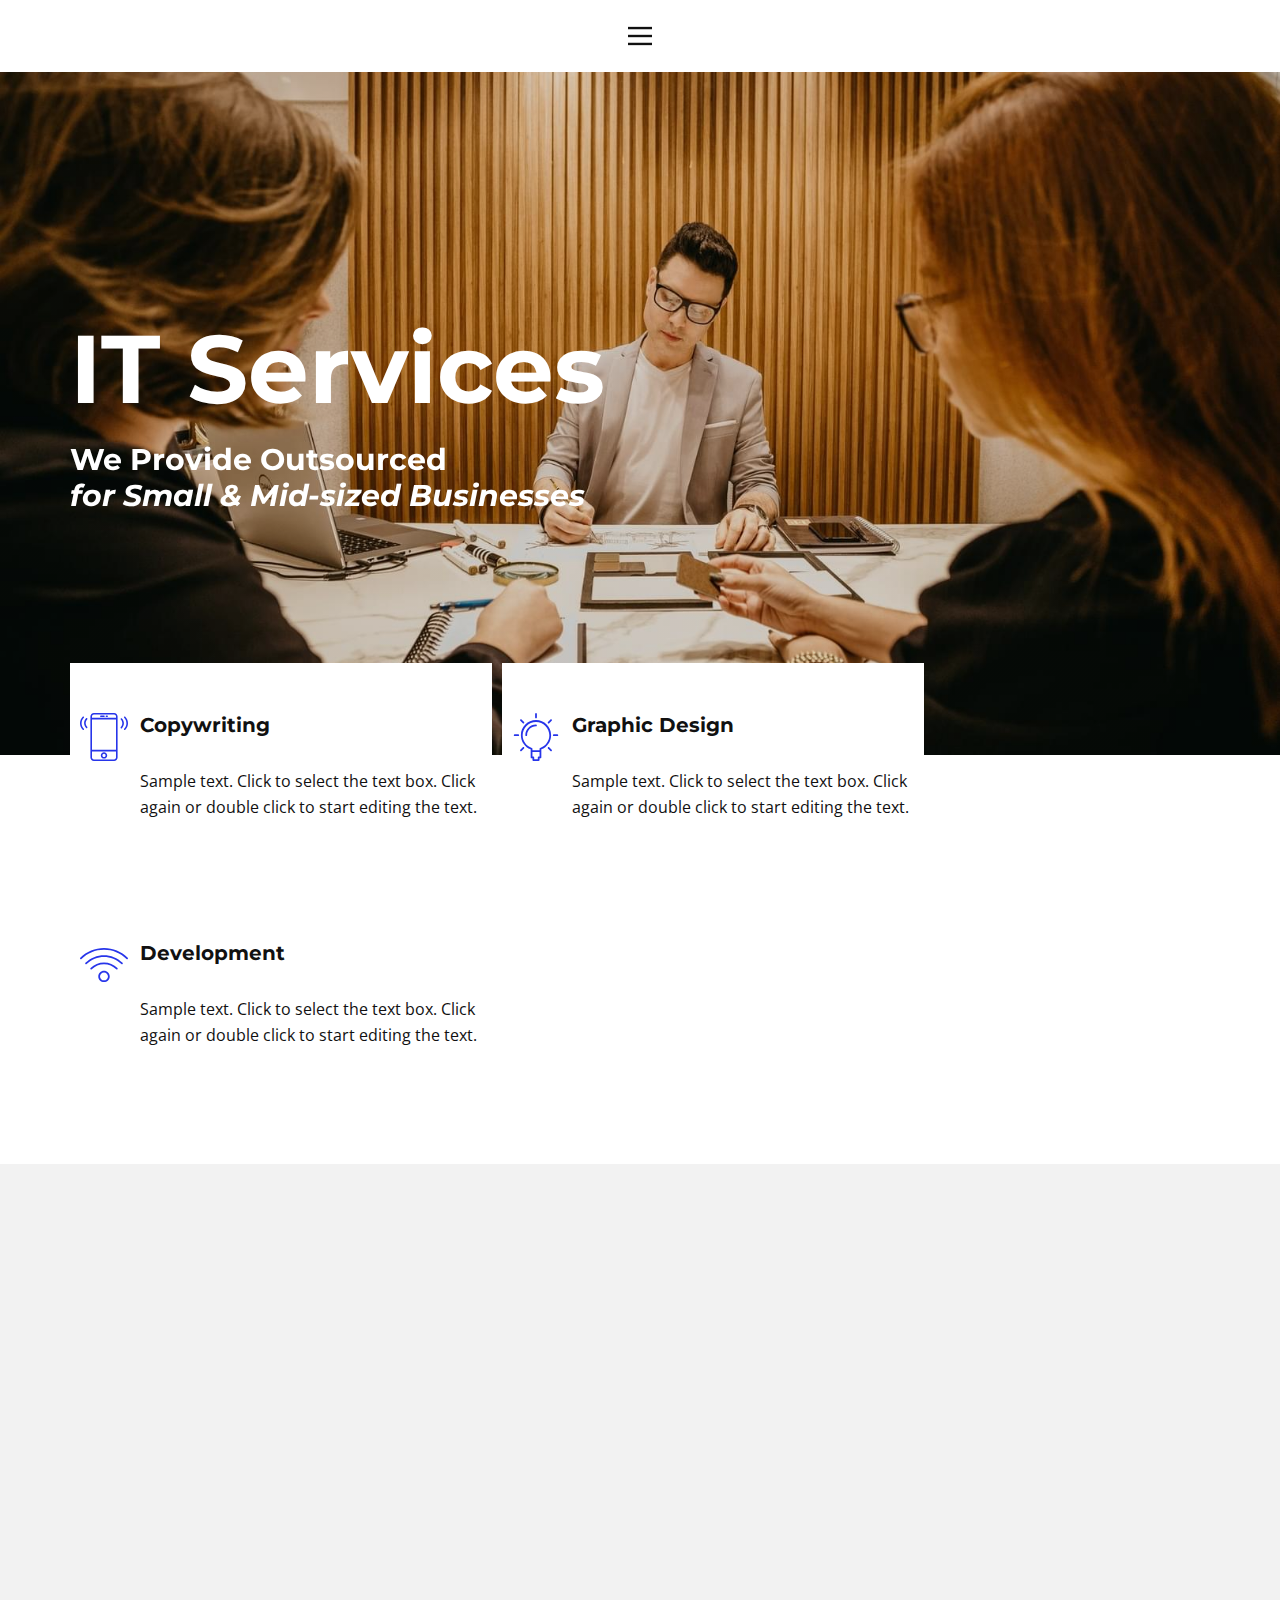
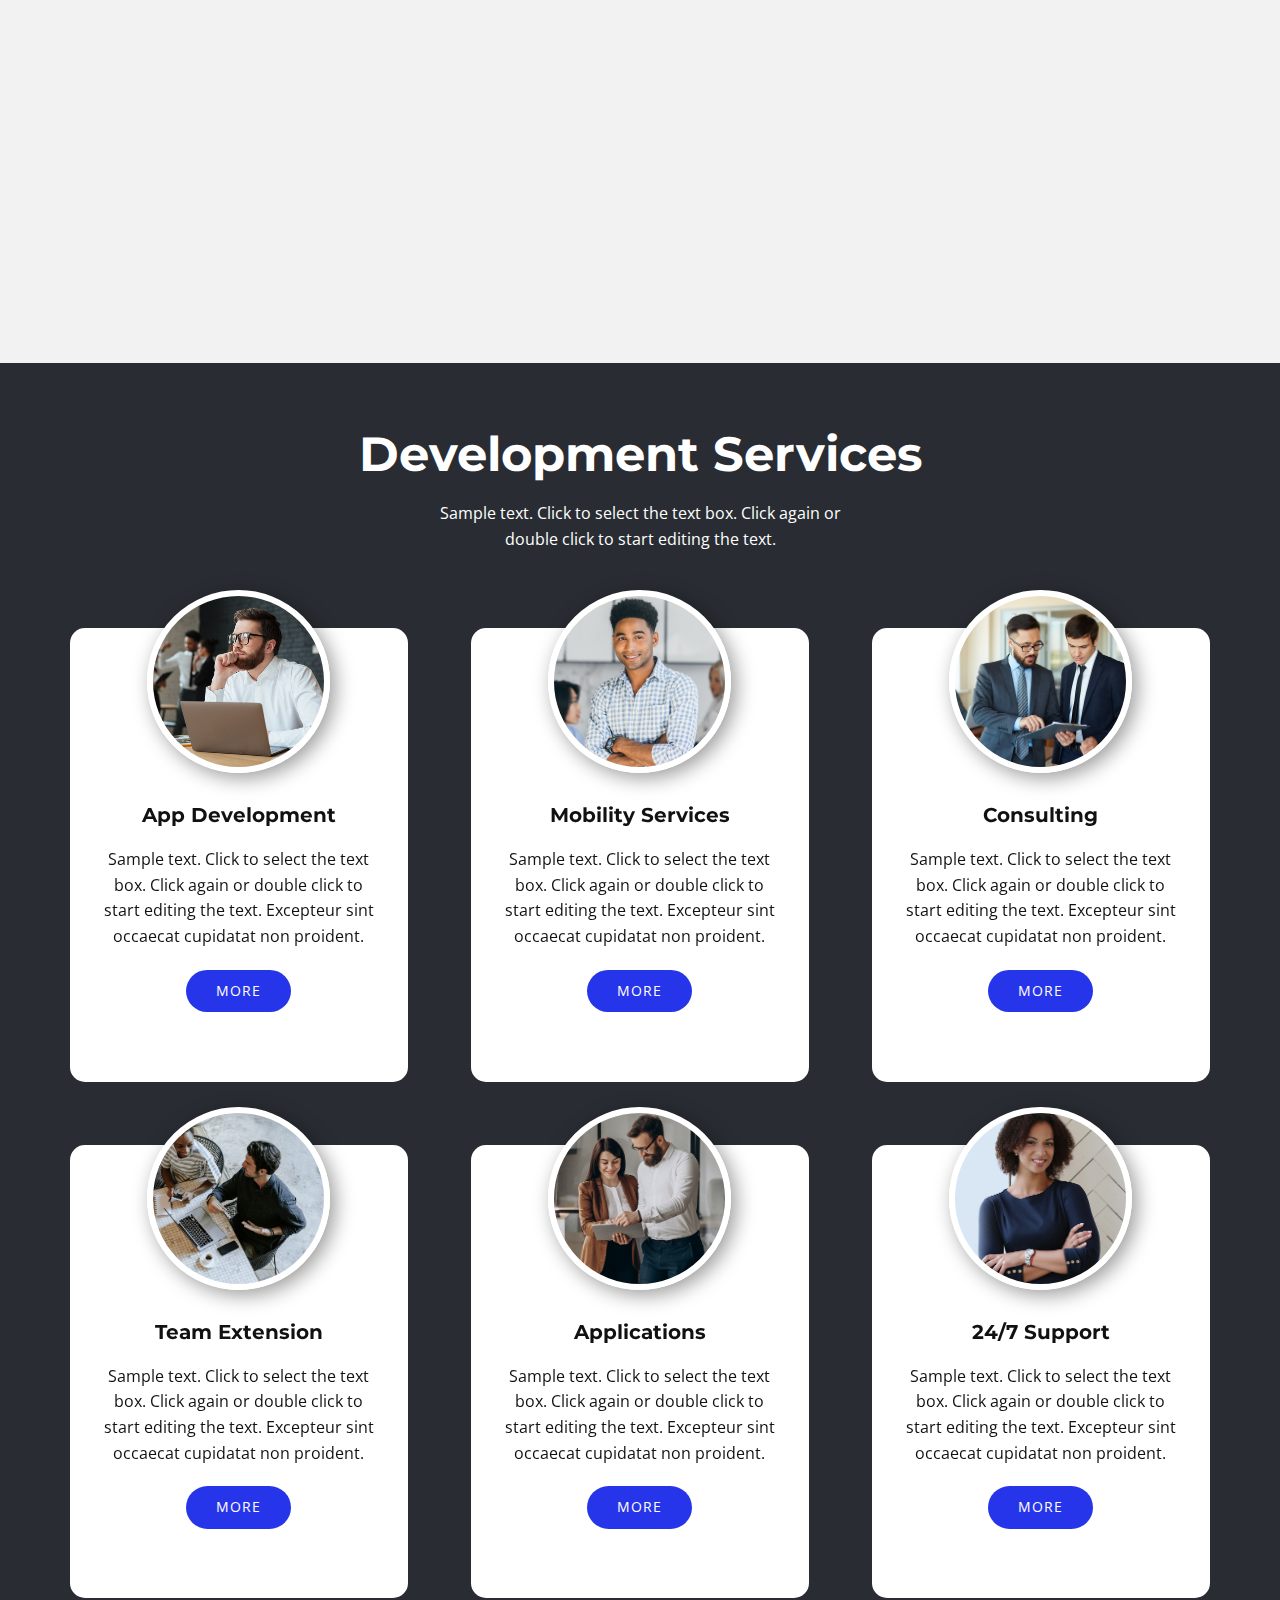
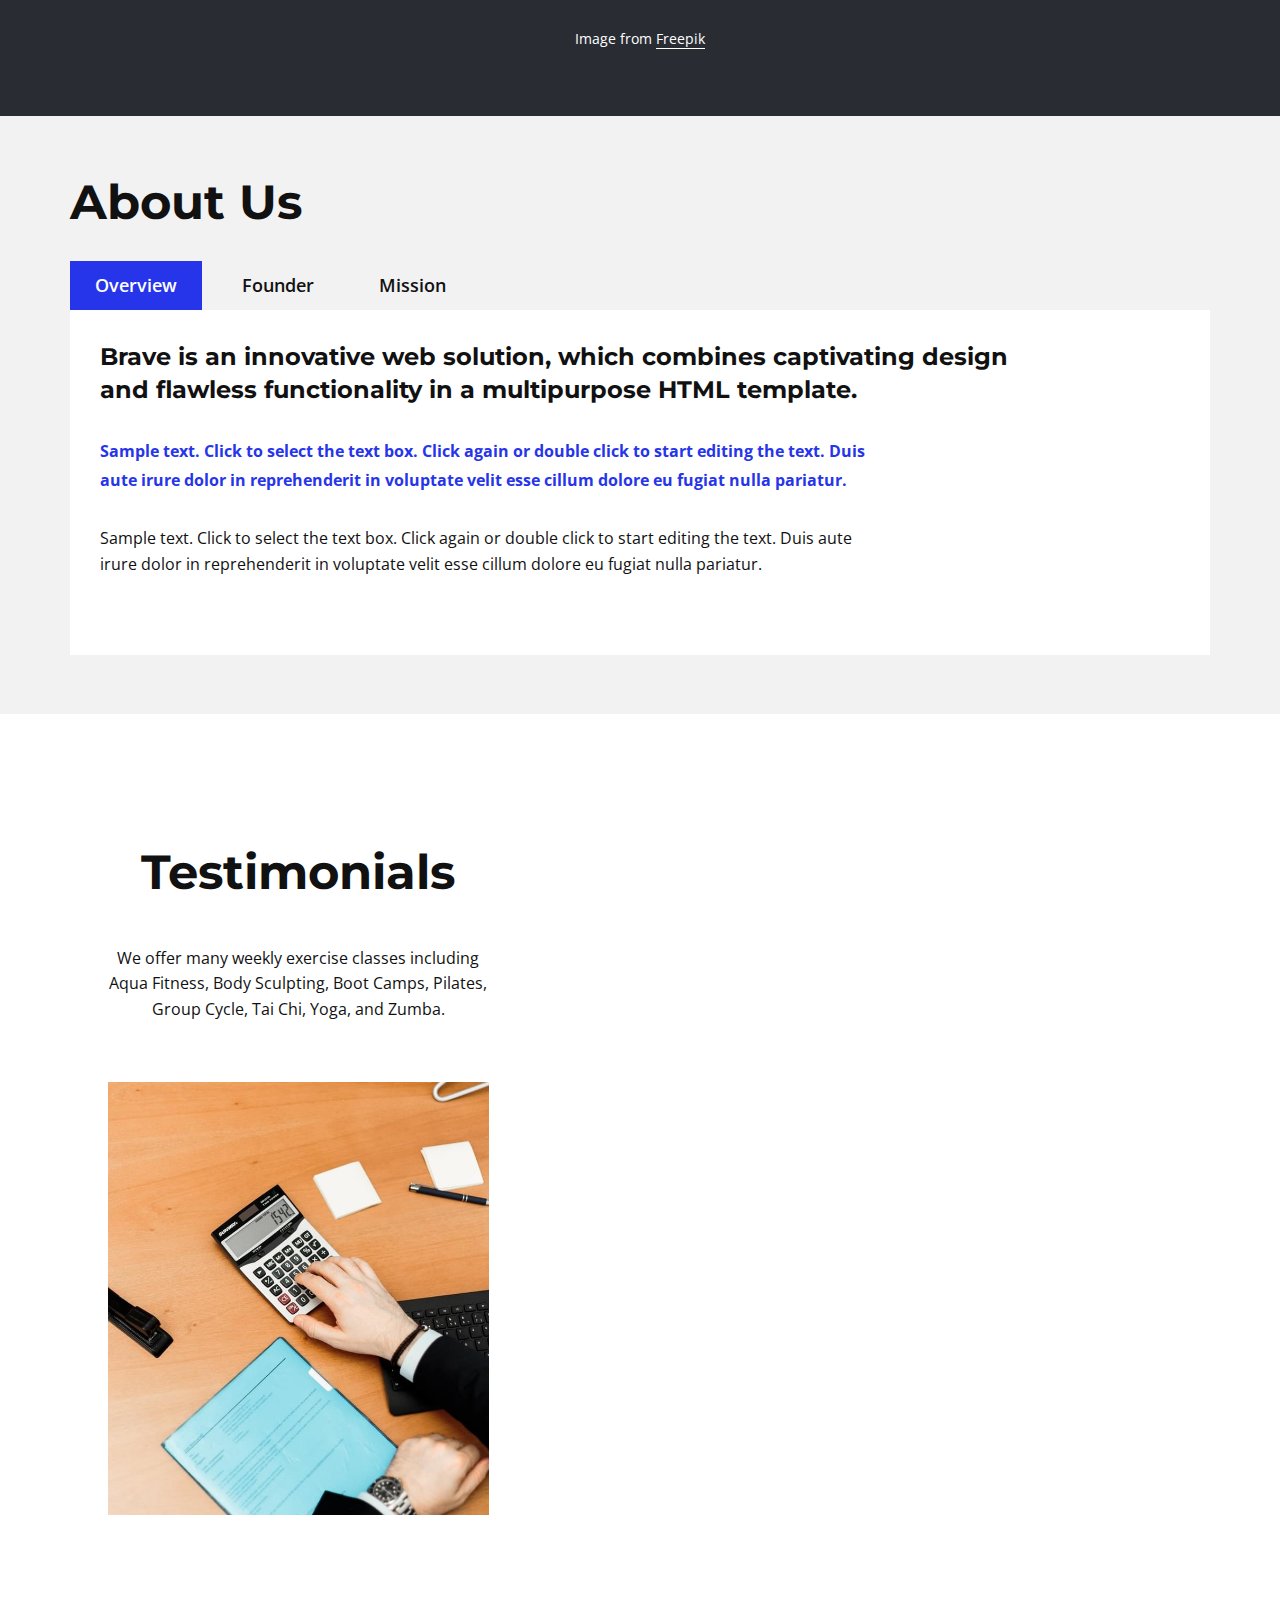
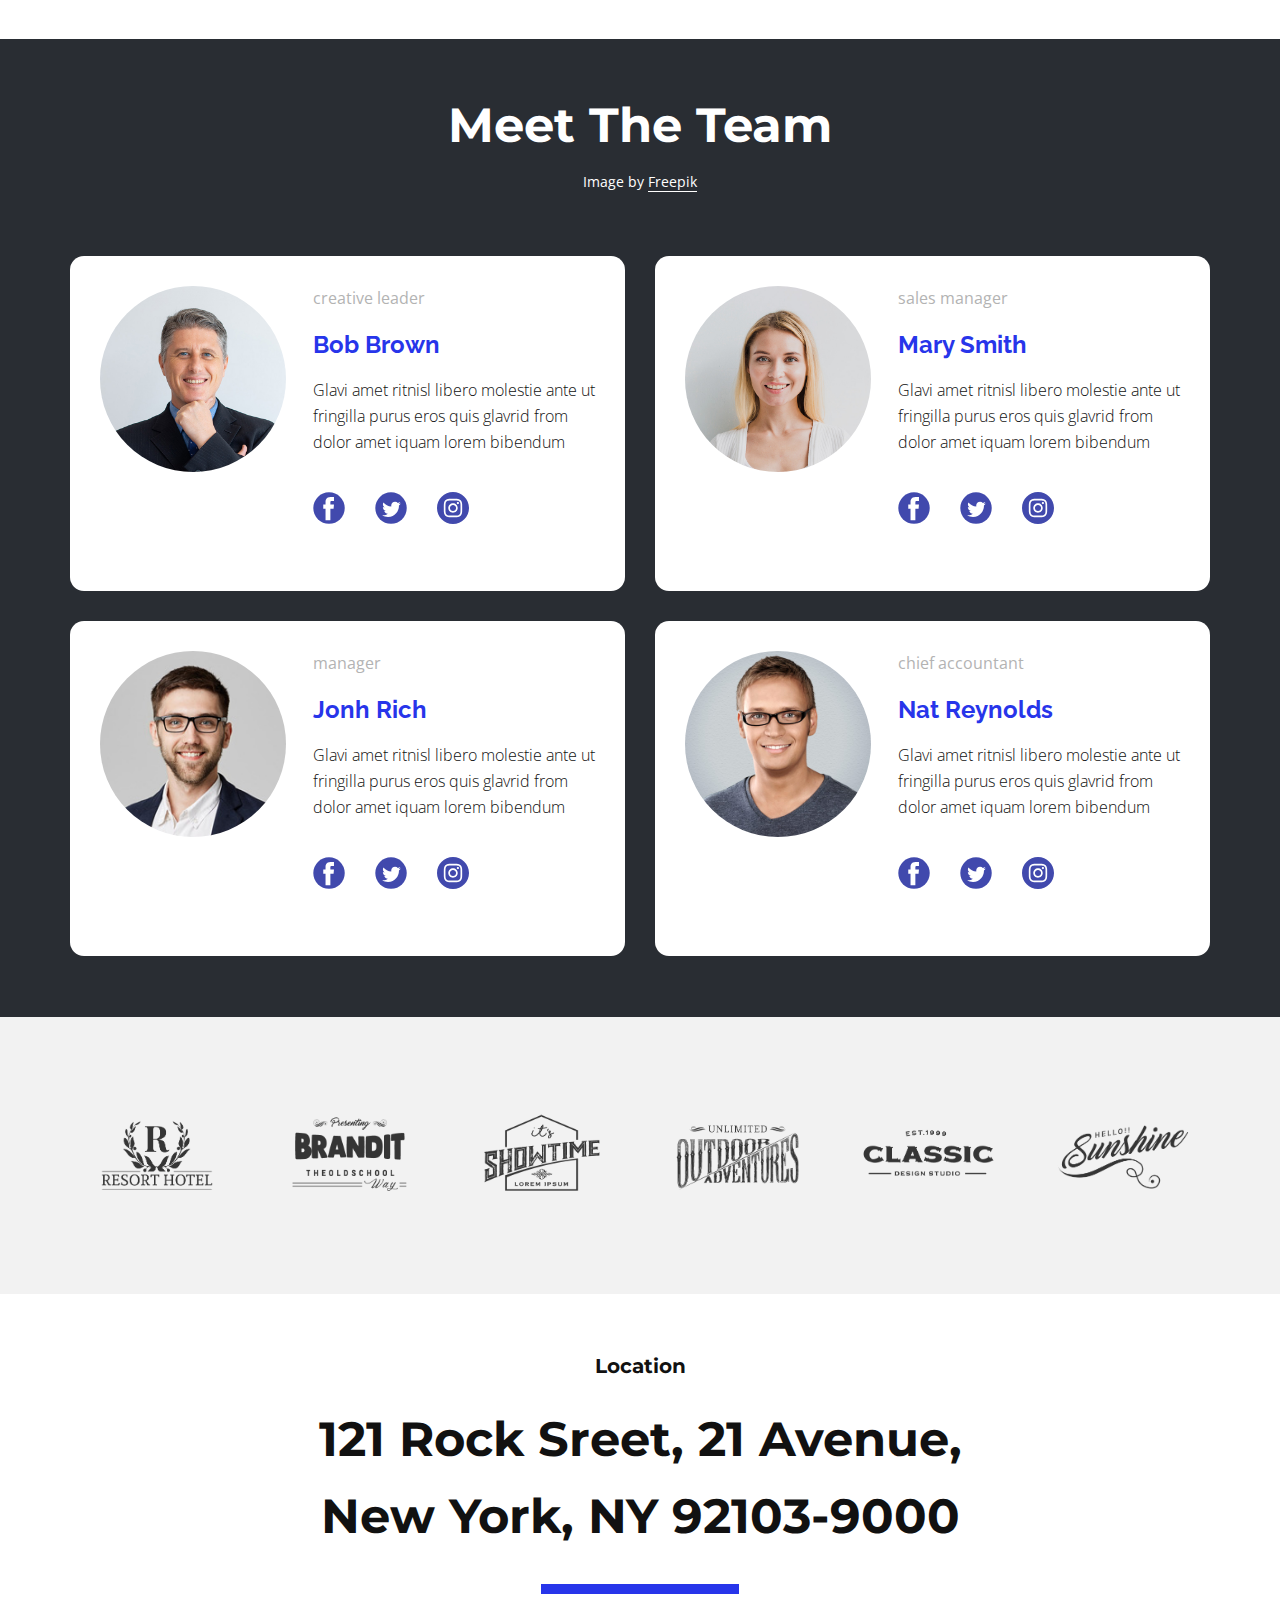
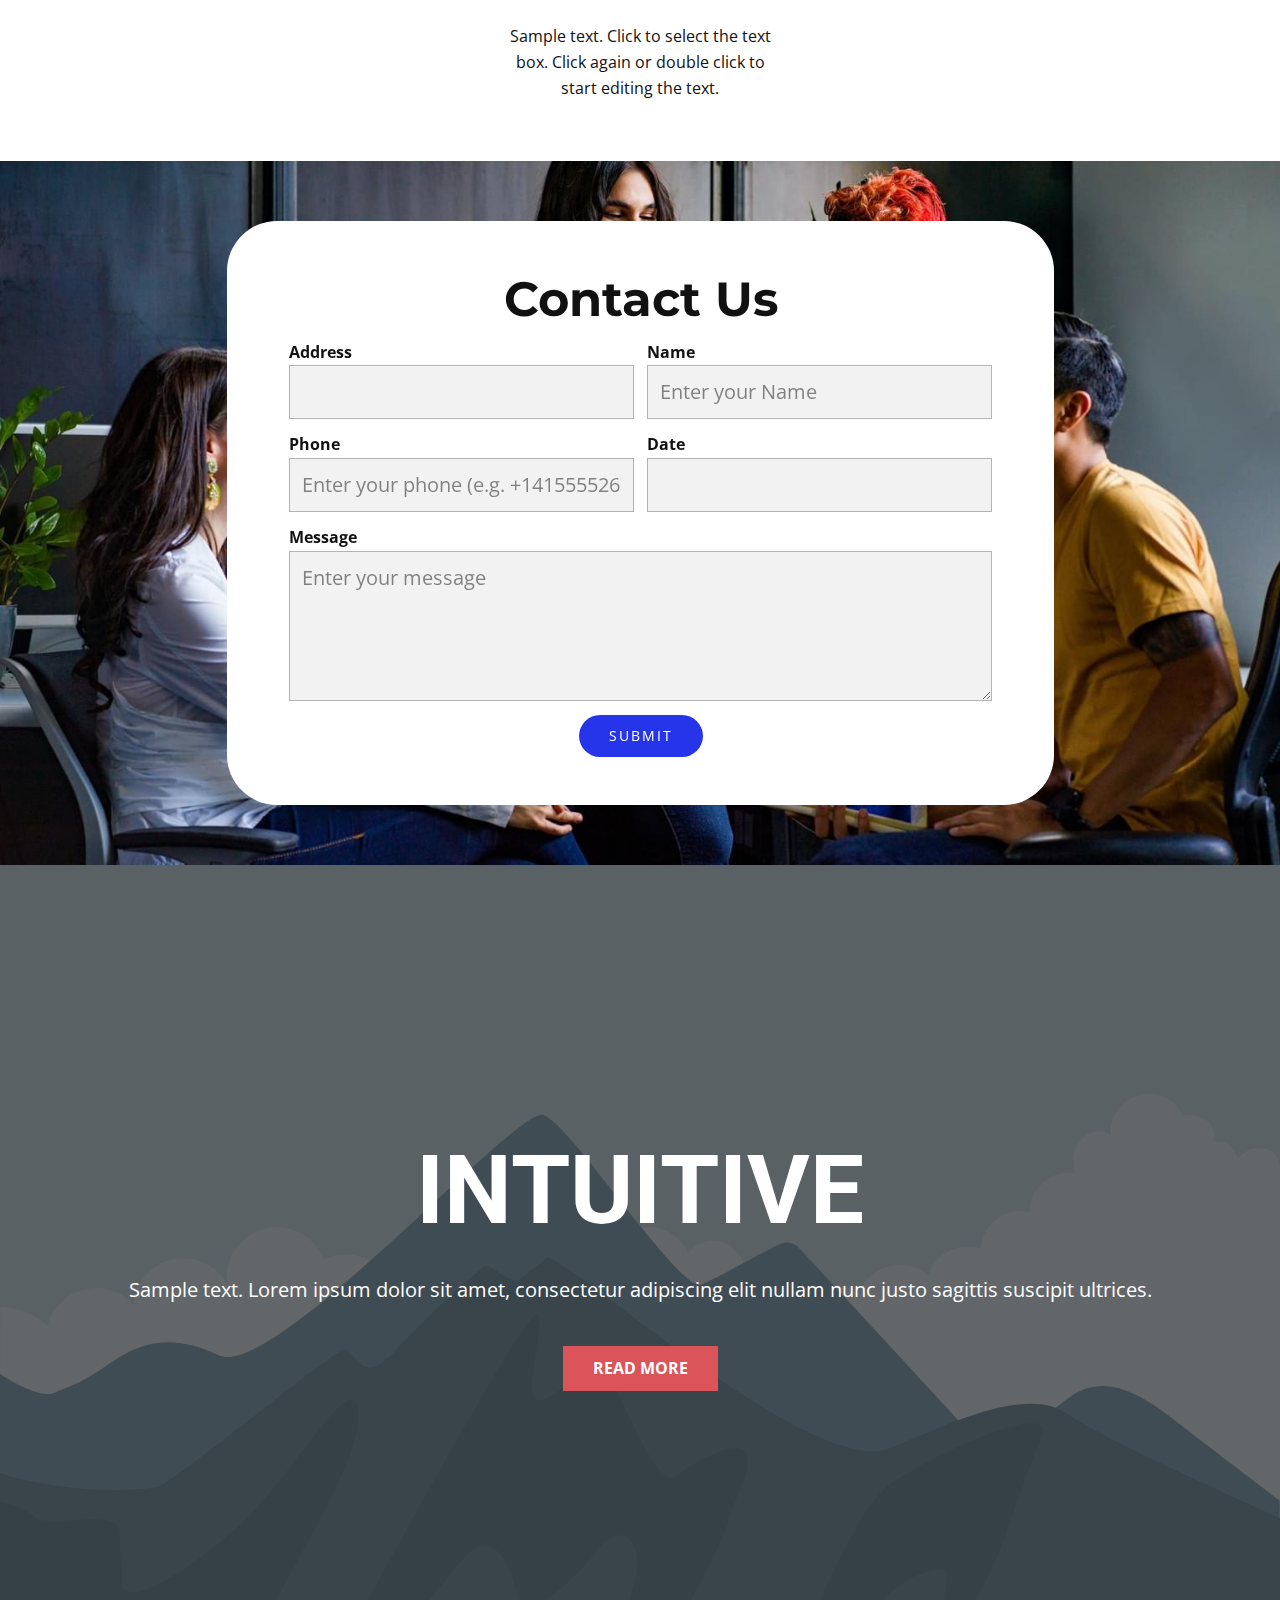
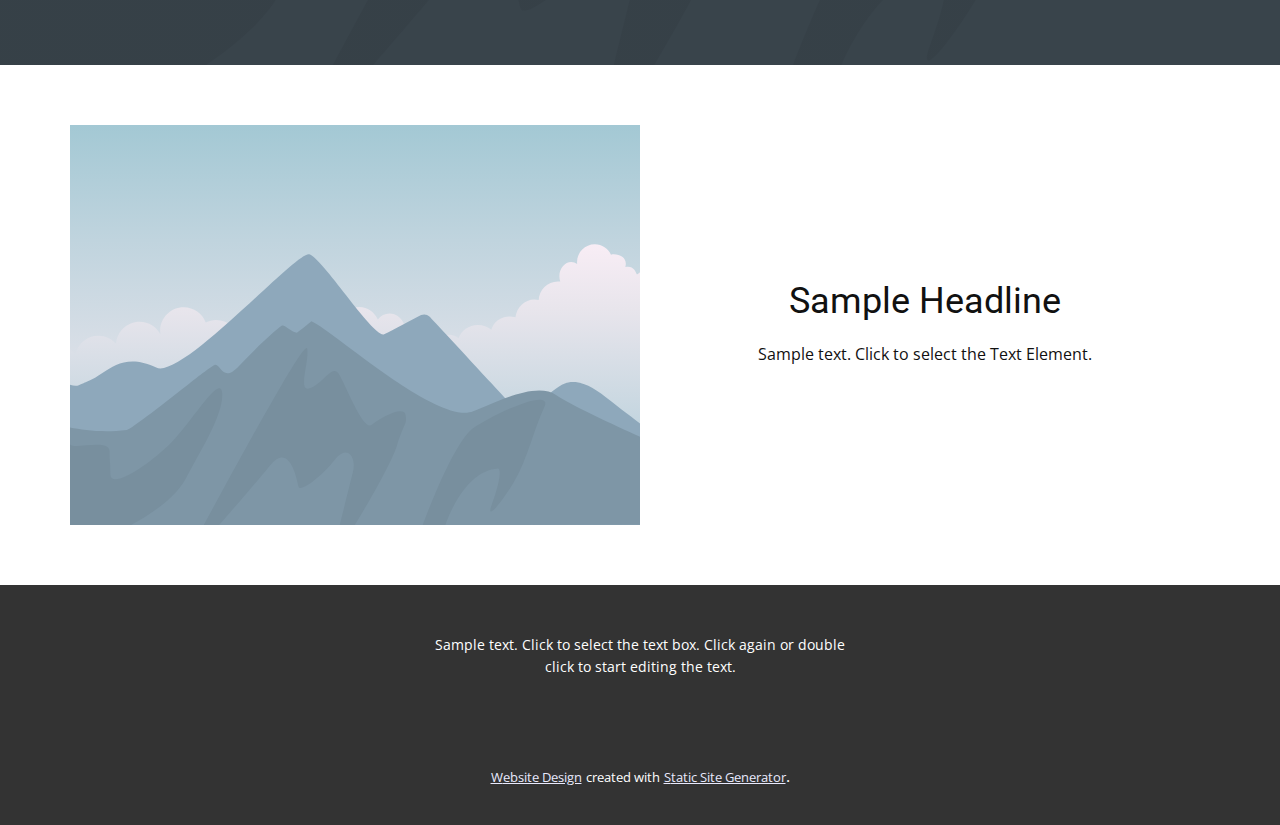
<file: about/ABOUT (DM)/index.html>
<!DOCTYPE html>
<html style="font-size: 16px;" lang="en"><head>
    <meta name="viewport" content="width=device-width, initial-scale=1.0">
    <meta charset="utf-8">
    <meta name="keywords" content="IT Services, ​Preparing For Your Success Provide Best IT Solutions., Development Services, About Us, Testimonials, Meet The Team, Contact Us">
    <meta name="description" content="">
    <title>Home 1</title>
    <link rel="stylesheet" href="nicepage.css" media="screen">
<link rel="stylesheet" href="Home-1.css" media="screen">
    <script class="u-script" type="text/javascript" src="jquery-1.9.1.min.js" defer=""></script>
    <script class="u-script" type="text/javascript" src="nicepage.js" defer=""></script>
    <meta name="generator" content="Nicepage 5.12.9, nicepage.com">
    <meta name="referrer" content="origin">
    <link id="u-theme-google-font" rel="stylesheet" href="https://fonts.googleapis.com/css?family=Roboto:100,100i,300,300i,400,400i,500,500i,700,700i,900,900i|Open+Sans:300,300i,400,400i,500,500i,600,600i,700,700i,800,800i">
    <link id="u-page-google-font" rel="stylesheet" href="https://fonts.googleapis.com/css?family=Montserrat:100,100i,200,200i,300,300i,400,400i,500,500i,600,600i,700,700i,800,800i,900,900i|Raleway:100,100i,200,200i,300,300i,400,400i,500,500i,600,600i,700,700i,800,800i,900,900i">
    
    
    
    
    
    
    
    
    
    
    
    
    
    <script type="application/ld+json">{
		"@context": "http://schema.org",
		"@type": "Organization",
		"name": "",
		"url": "/"
}</script>
    <meta name="theme-color" content="#2735ea">
    <meta property="og:title" content="Home 1">
    <meta property="og:type" content="website">
    <link rel="canonical" href="/">
  <meta data-intl-tel-input-cdn-path="intlTelInput/"></head>
  <body data-home-page="https://website5267927.nicepage.io/Home-1.html?version=aae3894c-a734-4626-9e4a-70e11e0cbb29" data-home-page-title="Home 1" class="u-body u-xl-mode" data-lang="en"><header class="u-clearfix u-header u-header" id="sec-ca63"><div class="u-clearfix u-sheet u-sheet-1">
        <nav class="u-align-left u-menu u-menu-hamburger u-offcanvas u-menu-1" data-responsive-from="XL">
          <div class="menu-collapse">
            <a class="u-button-style u-nav-link" href="#" style="padding: 4px 0px; font-size: calc(1em + 8px);">
              <svg class="u-svg-link" preserveAspectRatio="xMidYMin slice" viewBox="0 0 302 302" style=""><use xlink:href="#svg-5c50"></use></svg>
              <svg xmlns="http://www.w3.org/2000/svg" xmlns:xlink="http://www.w3.org/1999/xlink" version="1.1" id="svg-5c50" x="0px" y="0px" viewBox="0 0 302 302" style="enable-background:new 0 0 302 302;" xml:space="preserve" class="u-svg-content"><g><rect y="36" width="302" height="30"></rect><rect y="236" width="302" height="30"></rect><rect y="136" width="302" height="30"></rect>
</g><g></g><g></g><g></g><g></g><g></g><g></g><g></g><g></g><g></g><g></g><g></g><g></g><g></g><g></g><g></g></svg>
            </a>
          </div>
          <div class="u-custom-menu u-nav-container">
            <ul class="u-nav u-unstyled u-nav-1"><li class="u-nav-item"><a class="u-button-style u-nav-link u-text-active-palette-1-base u-text-hover-palette-2-base" href="#" style="padding: 10px 20px;">Home</a>
</li><li class="u-nav-item"><a class="u-button-style u-nav-link u-text-active-palette-1-base u-text-hover-palette-2-base" href="#" style="padding: 10px 20px;">About</a>
</li><li class="u-nav-item"><a class="u-button-style u-nav-link u-text-active-palette-1-base u-text-hover-palette-2-base" href="#" style="padding: 10px 20px;">Contact</a>
</li></ul>
          </div>
          <div class="u-custom-menu u-nav-container-collapse">
            <div class="u-align-center u-black u-container-style u-inner-container-layout u-opacity u-opacity-95 u-sidenav">
              <div class="u-inner-container-layout u-sidenav-overflow">
                <div class="u-menu-close"></div>
                <ul class="u-align-center u-nav u-popupmenu-items u-unstyled u-nav-2"><li class="u-nav-item"><a class="u-button-style u-nav-link" href="#">Home</a>
</li><li class="u-nav-item"><a class="u-button-style u-nav-link" href="#">About</a>
</li><li class="u-nav-item"><a class="u-button-style u-nav-link" href="#">Contact</a>
</li></ul>
              </div>
            </div>
            <div class="u-black u-menu-overlay u-opacity u-opacity-70"></div>
          </div>
        </nav>
      </div></header>
    <section class="u-clearfix u-image u-shading u-section-1" id="sec-b277" data-image-width="1620" data-image-height="1080">
      <div class="u-clearfix u-sheet u-sheet-1">
        <h1 class="u-custom-font u-font-montserrat u-text u-text-default u-text-1" data-animation-name="slideIn" data-animation-duration="2000" data-animation-direction="Left">IT Services</h1>
        <h5 class="u-custom-font u-font-montserrat u-text u-text-default u-text-2" data-animation-name="slideIn" data-animation-duration="2000" data-animation-direction="Right"> We Provide Outsourced<br>
          <span style="font-style: italic;">for Small &amp; Mid-sized Businesses</span>
          <br>
        </h5>
      </div>
    </section>
    <section class="u-align-center u-clearfix u-section-2" id="carousel_e9b6">
      <div class="u-clearfix u-sheet u-sheet-1">
        <div class="u-list u-list-1">
          <div class="u-repeater u-repeater-1">
            <div class="u-align-left u-container-style u-custom-item u-list-item u-repeater-item u-white u-list-item-1">
              <div class="u-container-layout u-similar-container u-valign-top u-container-layout-1"><span class="u-icon u-text-palette-1-base u-icon-1"><svg class="u-svg-link" preserveAspectRatio="xMidYMin slice" viewBox="0 0 60 60" style=""><use xlink:href="#svg-9f19"></use></svg><svg class="u-svg-content" viewBox="0 0 60 60" x="0px" y="0px" id="svg-9f19" style="enable-background:new 0 0 60 60;"><g><path d="M42.595,0H17.405C14.977,0,13,1.977,13,4.405v51.189C13,58.023,14.977,60,17.405,60h25.189C45.023,60,47,58.023,47,55.595
		V4.405C47,1.977,45.023,0,42.595,0z M15,8h30v38H15V8z M17.405,2h25.189C43.921,2,45,3.079,45,4.405V6H15V4.405
		C15,3.079,16.079,2,17.405,2z M42.595,58H17.405C16.079,58,15,56.921,15,55.595V48h30v7.595C45,56.921,43.921,58,42.595,58z"></path><path d="M30,49c-2.206,0-4,1.794-4,4s1.794,4,4,4s4-1.794,4-4S32.206,49,30,49z M30,55c-1.103,0-2-0.897-2-2s0.897-2,2-2
		s2,0.897,2,2S31.103,55,30,55z"></path><path d="M26,5h4c0.553,0,1-0.447,1-1s-0.447-1-1-1h-4c-0.553,0-1,0.447-1,1S25.447,5,26,5z"></path><path d="M33,5h1c0.553,0,1-0.447,1-1s-0.447-1-1-1h-1c-0.553,0-1,0.447-1,1S32.447,5,33,5z"></path><path d="M56.612,4.569c-0.391-0.391-1.023-0.391-1.414,0s-0.391,1.023,0,1.414c3.736,3.736,3.736,9.815,0,13.552
		c-0.391,0.391-0.391,1.023,0,1.414c0.195,0.195,0.451,0.293,0.707,0.293s0.512-0.098,0.707-0.293
		C61.128,16.434,61.128,9.085,56.612,4.569z"></path><path d="M52.401,6.845c-0.391-0.391-1.023-0.391-1.414,0s-0.391,1.023,0,1.414c1.237,1.237,1.918,2.885,1.918,4.639
		s-0.681,3.401-1.918,4.638c-0.391,0.391-0.391,1.023,0,1.414c0.195,0.195,0.451,0.293,0.707,0.293s0.512-0.098,0.707-0.293
		c1.615-1.614,2.504-3.764,2.504-6.052S54.017,8.459,52.401,6.845z"></path><path d="M4.802,5.983c0.391-0.391,0.391-1.023,0-1.414s-1.023-0.391-1.414,0c-4.516,4.516-4.516,11.864,0,16.38
		c0.195,0.195,0.451,0.293,0.707,0.293s0.512-0.098,0.707-0.293c0.391-0.391,0.391-1.023,0-1.414
		C1.065,15.799,1.065,9.72,4.802,5.983z"></path><path d="M9.013,6.569c-0.391-0.391-1.023-0.391-1.414,0c-1.615,1.614-2.504,3.764-2.504,6.052s0.889,4.438,2.504,6.053
		c0.195,0.195,0.451,0.293,0.707,0.293s0.512-0.098,0.707-0.293c0.391-0.391,0.391-1.023,0-1.414
		c-1.237-1.237-1.918-2.885-1.918-4.639S7.775,9.22,9.013,7.983C9.403,7.593,9.403,6.96,9.013,6.569z"></path>
</g></svg></span>
                <h5 class="u-custom-font u-font-montserrat u-text u-text-default u-text-1">Copywriting</h5>
                <p class="u-text u-text-default u-text-2">Sample text. Click to select the text box. Click again or double click to start editing the text.</p>
              </div>
            </div>
            <div class="u-align-left u-container-style u-custom-item u-list-item u-repeater-item u-white u-list-item-2">
              <div class="u-container-layout u-similar-container u-valign-top u-container-layout-2"><span class="u-icon u-text-palette-1-base u-icon-2"><svg class="u-svg-link" preserveAspectRatio="xMidYMin slice" viewBox="0 0 54 54" style=""><use xlink:href="#svg-b78b"></use></svg><svg class="u-svg-content" viewBox="0 0 54 54" x="0px" y="0px" id="svg-b78b" style="enable-background:new 0 0 54 54;"><g><path d="M27,8c-9.374,0-17,7.626-17,17c0,7.112,4.391,13.412,11,15.9V50c0,0.553,0.447,1,1,1h1v2c0,0.553,0.447,1,1,1h6
		c0.553,0,1-0.447,1-1v-2h1c0.553,0,1-0.447,1-1v-9.1c6.609-2.488,11-8.788,11-15.9C44,15.626,36.374,8,27,8z M30,49
		c-0.553,0-1,0.447-1,1v2h-4v-2c0-0.553-0.447-1-1-1h-1v-5h8v5H30z M31.688,39.242C31.277,39.377,31,39.761,31,40.192V42h-8v-1.808
		c0-0.432-0.277-0.815-0.688-0.95C16.145,37.214,12,31.49,12,25c0-8.271,6.729-15,15-15s15,6.729,15,15
		C42,31.49,37.855,37.214,31.688,39.242z"></path><path d="M27,6c0.553,0,1-0.447,1-1V1c0-0.553-0.447-1-1-1s-1,0.447-1,1v4C26,5.553,26.447,6,27,6z"></path><path d="M51,24h-4c-0.553,0-1,0.447-1,1s0.447,1,1,1h4c0.553,0,1-0.447,1-1S51.553,24,51,24z"></path><path d="M7,24H3c-0.553,0-1,0.447-1,1s0.447,1,1,1h4c0.553,0,1-0.447,1-1S7.553,24,7,24z"></path><path d="M43.264,7.322l-2.828,2.828c-0.391,0.391-0.391,1.023,0,1.414c0.195,0.195,0.451,0.293,0.707,0.293
		s0.512-0.098,0.707-0.293l2.828-2.828c0.391-0.391,0.391-1.023,0-1.414S43.654,6.932,43.264,7.322z"></path><path d="M12.15,38.436l-2.828,2.828c-0.391,0.391-0.391,1.023,0,1.414c0.195,0.195,0.451,0.293,0.707,0.293
		s0.512-0.098,0.707-0.293l2.828-2.828c0.391-0.391,0.391-1.023,0-1.414S12.541,38.045,12.15,38.436z"></path><path d="M41.85,38.436c-0.391-0.391-1.023-0.391-1.414,0s-0.391,1.023,0,1.414l2.828,2.828c0.195,0.195,0.451,0.293,0.707,0.293
		s0.512-0.098,0.707-0.293c0.391-0.391,0.391-1.023,0-1.414L41.85,38.436z"></path><path d="M12.15,11.564c0.195,0.195,0.451,0.293,0.707,0.293s0.512-0.098,0.707-0.293c0.391-0.391,0.391-1.023,0-1.414l-2.828-2.828
		c-0.391-0.391-1.023-0.391-1.414,0s-0.391,1.023,0,1.414L12.15,11.564z"></path><path d="M27,13c-6.617,0-12,5.383-12,12c0,0.553,0.447,1,1,1s1-0.447,1-1c0-5.514,4.486-10,10-10c0.553,0,1-0.447,1-1
		S27.553,13,27,13z"></path>
</g></svg></span>
                <h5 class="u-custom-font u-font-montserrat u-text u-text-default u-text-3">Graphic Design</h5>
                <p class="u-text u-text-default u-text-4">Sample text. Click to select the text box. Click again or double click to start editing the text.</p>
              </div>
            </div>
            <div class="u-align-left u-container-style u-custom-item u-list-item u-repeater-item u-white u-list-item-3">
              <div class="u-container-layout u-similar-container u-valign-top u-container-layout-3"><span class="u-icon u-text-palette-1-base u-icon-3"><svg class="u-svg-link" preserveAspectRatio="xMidYMin slice" viewBox="0 0 54.908 54.908" style=""><use xlink:href="#svg-d23c"></use></svg><svg class="u-svg-content" viewBox="0 0 54.908 54.908" x="0px" y="0px" id="svg-d23c" style="enable-background:new 0 0 54.908 54.908;"><g><path d="M54.615,19.123c-7.243-7.244-16.89-11.233-27.161-11.233S7.537,11.878,0.293,19.123c-0.391,0.391-0.391,1.023,0,1.414
		s1.023,0.391,1.414,0C8.573,13.67,17.717,9.889,27.454,9.889s18.881,3.781,25.747,10.647c0.195,0.195,0.451,0.293,0.707,0.293
		s0.512-0.098,0.707-0.293C55.006,20.146,55.006,19.513,54.615,19.123z"></path><path d="M6.171,25c-0.391,0.391-0.391,1.023,0,1.414c0.195,0.195,0.451,0.293,0.707,0.293s0.512-0.098,0.707-0.293
		c10.955-10.956,28.781-10.956,39.737,0c0.391,0.391,1.023,0.391,1.414,0s0.391-1.023,0-1.414C37.002,13.266,17.907,13.264,6.171,25
		z"></path><path d="M27.454,24.508c-5.825,0-11.295,2.263-15.404,6.371c-0.391,0.391-0.391,1.023,0,1.414s1.023,0.391,1.414,0
		c3.731-3.73,8.699-5.785,13.99-5.785c5.291,0,10.259,2.055,13.99,5.785c0.195,0.195,0.451,0.293,0.707,0.293
		s0.512-0.098,0.707-0.293c0.391-0.391,0.391-1.023,0-1.414C38.75,26.771,33.279,24.508,27.454,24.508z"></path><path d="M27.454,33.916c-3.612,0-6.551,2.939-6.551,6.552s2.939,6.552,6.551,6.552c3.613,0,6.552-2.939,6.552-6.552
		S31.067,33.916,27.454,33.916z M27.454,45.019c-2.51,0-4.551-2.042-4.551-4.552s2.042-4.552,4.551-4.552s4.552,2.042,4.552,4.552
		S29.964,45.019,27.454,45.019z"></path>
</g></svg></span>
                <h5 class="u-custom-font u-font-montserrat u-text u-text-default u-text-5">Development</h5>
                <p class="u-text u-text-default u-text-6">Sample text. Click to select the text box. Click again or double click to start editing the text.</p>
              </div>
            </div>
            <div class="u-align-left u-container-style u-custom-item u-list-item u-repeater-item u-white u-list-item-4" data-animation-name="slideIn" data-animation-duration="2000" data-animation-direction="Right">
              <div class="u-container-layout u-similar-container u-valign-top u-container-layout-4"><span class="u-icon u-text-palette-1-base u-icon-4"><svg class="u-svg-link" preserveAspectRatio="xMidYMin slice" viewBox="0 0 60 60" style=""><use xlink:href="#svg-74bf"></use></svg><svg class="u-svg-content" viewBox="0 0 60 60" x="0px" y="0px" id="svg-74bf" style="enable-background:new 0 0 60 60;"><path d="M55.014,45.389l-9.553-4.776C44.56,40.162,44,39.256,44,38.248v-3.381c0.229-0.28,0.47-0.599,0.719-0.951
	c1.239-1.75,2.232-3.698,2.954-5.799C49.084,27.47,50,26.075,50,24.5v-4c0-0.963-0.36-1.896-1-2.625v-5.319
	c0.056-0.55,0.276-3.824-2.092-6.525C44.854,3.688,41.521,2.5,37,2.5s-7.854,1.188-9.908,3.53c-1.435,1.637-1.918,3.481-2.064,4.805
	C23.314,9.949,21.294,9.5,19,9.5c-10.389,0-10.994,8.855-11,9v4.579c-0.648,0.706-1,1.521-1,2.33v3.454
	c0,1.079,0.483,2.085,1.311,2.765c0.825,3.11,2.854,5.46,3.644,6.285v2.743c0,0.787-0.428,1.509-1.171,1.915l-6.653,4.173
	C1.583,48.134,0,50.801,0,53.703V57.5h14h2h44v-4.043C60,50.019,58.089,46.927,55.014,45.389z M14,53.262V55.5H2v-1.797
	c0-2.17,1.184-4.164,3.141-5.233l6.652-4.173c1.333-0.727,2.161-2.121,2.161-3.641v-3.591l-0.318-0.297
	c-0.026-0.024-2.683-2.534-3.468-5.955l-0.091-0.396l-0.342-0.22C9.275,29.899,9,29.4,9,28.863v-3.454
	c0-0.36,0.245-0.788,0.671-1.174L10,23.938l-0.002-5.38C10.016,18.271,10.537,11.5,19,11.5c2.393,0,4.408,0.553,6,1.644v4.731
	c-0.64,0.729-1,1.662-1,2.625v4c0,0.304,0.035,0.603,0.101,0.893c0.027,0.116,0.081,0.222,0.118,0.334
	c0.055,0.168,0.099,0.341,0.176,0.5c0.001,0.002,0.002,0.003,0.003,0.005c0.256,0.528,0.629,1,1.099,1.377
	c0.005,0.019,0.011,0.036,0.016,0.054c0.06,0.229,0.123,0.457,0.191,0.68l0.081,0.261c0.014,0.046,0.031,0.093,0.046,0.139
	c0.035,0.108,0.069,0.215,0.105,0.321c0.06,0.175,0.123,0.356,0.196,0.553c0.031,0.082,0.065,0.156,0.097,0.237
	c0.082,0.209,0.164,0.411,0.25,0.611c0.021,0.048,0.039,0.1,0.06,0.147l0.056,0.126c0.026,0.058,0.053,0.11,0.079,0.167
	c0.098,0.214,0.194,0.421,0.294,0.621c0.016,0.032,0.031,0.067,0.047,0.099c0.063,0.125,0.126,0.243,0.189,0.363
	c0.108,0.206,0.214,0.4,0.32,0.588c0.052,0.092,0.103,0.182,0.154,0.269c0.144,0.246,0.281,0.472,0.414,0.682
	c0.029,0.045,0.057,0.092,0.085,0.135c0.242,0.375,0.452,0.679,0.626,0.916c0.046,0.063,0.086,0.117,0.125,0.17
	c0.022,0.029,0.052,0.071,0.071,0.097v3.309c0,0.968-0.528,1.856-1.377,2.32l-2.646,1.443l-0.461-0.041l-0.188,0.395l-5.626,3.069
	C15.801,46.924,14,49.958,14,53.262z M58,55.5H16v-2.238c0-2.571,1.402-4.934,3.659-6.164l8.921-4.866
	C30.073,41.417,31,39.854,31,38.155v-4.018v-0.001l-0.194-0.232l-0.038-0.045c-0.002-0.003-0.064-0.078-0.165-0.21
	c-0.006-0.008-0.012-0.016-0.019-0.024c-0.053-0.069-0.115-0.152-0.186-0.251c-0.001-0.002-0.002-0.003-0.003-0.005
	c-0.149-0.207-0.336-0.476-0.544-0.8c-0.005-0.007-0.009-0.015-0.014-0.022c-0.098-0.153-0.202-0.32-0.308-0.497
	c-0.008-0.013-0.016-0.026-0.024-0.04c-0.226-0.379-0.466-0.808-0.705-1.283c0,0-0.001-0.001-0.001-0.002
	c-0.127-0.255-0.254-0.523-0.378-0.802l0,0c-0.017-0.039-0.035-0.077-0.052-0.116h0c-0.055-0.125-0.11-0.256-0.166-0.391
	c-0.02-0.049-0.04-0.1-0.06-0.15c-0.052-0.131-0.105-0.263-0.161-0.414c-0.102-0.272-0.198-0.556-0.29-0.849l-0.055-0.178
	c-0.006-0.02-0.013-0.04-0.019-0.061c-0.094-0.316-0.184-0.639-0.26-0.971l-0.091-0.396l-0.341-0.22
	C26.346,25.803,26,25.176,26,24.5v-4c0-0.561,0.238-1.084,0.67-1.475L27,18.728V12.5v-0.354l-0.027-0.021
	c-0.034-0.722,0.009-2.935,1.623-4.776C30.253,5.458,33.081,4.5,37,4.5c3.905,0,6.727,0.951,8.386,2.828
	c1.947,2.201,1.625,5.017,1.623,5.041L47,18.728l0.33,0.298C47.762,19.416,48,19.939,48,20.5v4c0,0.873-0.572,1.637-1.422,1.899
	l-0.498,0.153l-0.16,0.495c-0.669,2.081-1.622,4.003-2.834,5.713c-0.297,0.421-0.586,0.794-0.837,1.079L42,34.123v4.125
	c0,1.77,0.983,3.361,2.566,4.153l9.553,4.776C56.513,48.374,58,50.78,58,53.457V55.5z"></path></svg></span>
                <h5 class="u-custom-font u-font-montserrat u-text u-text-default u-text-7">Logistics</h5>
                <p class="u-text u-text-default u-text-8">Sample text. Click to select the text box. Click again or double click to start editing the text.</p>
              </div>
            </div>
          </div>
        </div>
      </div>
    </section>
    <section class="u-clearfix u-grey-5 u-section-3" id="carousel_7123">
      <div class="u-clearfix u-sheet u-sheet-1">
        <div class="u-clearfix u-expanded-width u-gutter-30 u-layout-wrap u-layout-wrap-1">
          <div class="u-layout">
            <div class="u-layout-row">
              <div class="u-align-left u-container-style u-layout-cell u-shape-rectangle u-size-30 u-white u-layout-cell-1" data-animation-name="slideIn" data-animation-duration="2000" data-animation-direction="Left">
                <div class="u-container-layout u-valign-middle-lg u-valign-middle-md u-valign-middle-sm u-valign-middle-xl u-container-layout-1">
                  <h2 class="u-custom-font u-font-montserrat u-text u-text-1"> Preparing For Your Success Provide Best IT Solutions.</h2>
                  <a href="https://nicepage.com/k/hacker-html-templates" class="u-active-palette-1-light-1 u-border-none u-btn u-btn-round u-button-style u-hover-palette-1-light-1 u-palette-1-base u-radius-50 u-text-active-white u-text-body-alt-color u-text-hover-white u-btn-1">more</a>
                </div>
              </div>
              <div class="u-align-left u-container-style u-layout-cell u-size-30 u-layout-cell-2" data-animation-name="slideIn" data-animation-duration="2000" data-animation-direction="Right">
                <div class="u-container-layout u-container-layout-2">
                  <img src="images/pexels-photo-2102415.jpeg" alt="" class="u-image u-image-default u-image-1" data-image-width="1000" data-image-height="1500">
                  <h4 class="u-custom-font u-font-montserrat u-text u-text-default u-text-2"> Top Ranked Program</h4>
                  <p class="u-text u-text-3"> In mollis nunc sed id semper risus in hendrerit gravida. Aliquet enim tortor at auctor urna nunc id cursus. Risus at ultrices mi tempus imperdiet. Sapien pellentesque habitant morbi tristique senectus et netus. Id cursus metus aliquam eleifend mi in. Quis commodo odio aenean sed. </p>
                </div>
              </div>
            </div>
          </div>
        </div>
      </div>
    </section>
    <section class="u-align-center u-clearfix u-palette-5-dark-3 u-section-4" id="carousel_e63e">
      <div class="u-clearfix u-sheet u-valign-middle-lg u-valign-middle-md u-valign-middle-sm u-valign-middle-xl u-sheet-1">
        <h1 class="u-custom-font u-font-montserrat u-text u-text-default u-text-1">Development Services</h1>
        <p class="u-text u-text-2">Sample text. Click to select the text box. Click again or double click to start editing the text.</p>
        <div class="u-expanded-width u-list u-list-1">
          <div class="u-repeater u-repeater-1">
            <div class="u-align-center u-container-style u-list-item u-radius-15 u-repeater-item u-shape-round u-white u-list-item-1">
              <div class="u-container-layout u-similar-container u-container-layout-1">
                <div class="u-border-6 u-border-white u-image u-image-circle u-image-1" alt="" data-image-width="1000" data-image-height="667" data-animation-name="zoomIn" data-animation-duration="2000" data-animation-direction=""></div>
                <h5 class="u-custom-font u-font-montserrat u-text u-text-default u-text-3">App Development</h5>
                <p class="u-text u-text-4">Sample text. Click to select the text box. Click again or double click to start editing the text.&nbsp;Excepteur sint occaecat cupidatat non proident.</p>
                <a href="https://nicepage.com/templates" class="u-active-palette-1-light-1 u-border-none u-btn u-btn-round u-button-style u-hover-palette-1-light-1 u-palette-1-base u-radius-50 u-text-active-white u-text-body-alt-color u-text-hover-white u-btn-1">more</a>
              </div>
            </div>
            <div class="u-align-center u-container-style u-list-item u-radius-15 u-repeater-item u-shape-round u-white u-list-item-2">
              <div class="u-container-layout u-similar-container u-container-layout-2">
                <div class="u-border-6 u-border-white u-image u-image-circle u-image-2" alt="" data-image-width="900" data-image-height="1057" data-animation-name="zoomIn" data-animation-duration="2000" data-animation-direction=""></div>
                <h5 class="u-custom-font u-font-montserrat u-text u-text-default u-text-5">Mobility Services</h5>
                <p class="u-text u-text-6">Sample text. Click to select the text box. Click again or double click to start editing the text.&nbsp;Excepteur sint occaecat cupidatat non proident.</p>
                <a href="https://nicepage.com/k/home-improvement-website-templates" class="u-active-palette-1-light-1 u-border-none u-btn u-btn-round u-button-style u-hover-palette-1-light-1 u-palette-1-base u-radius-50 u-text-active-white u-text-body-alt-color u-text-hover-white u-btn-2">more</a>
              </div>
            </div>
            <div class="u-align-center u-container-style u-list-item u-radius-15 u-repeater-item u-shape-round u-white u-list-item-3">
              <div class="u-container-layout u-similar-container u-container-layout-3">
                <div class="u-border-6 u-border-white u-image u-image-circle u-image-3" alt="" data-image-width="800" data-image-height="695" data-animation-name="zoomIn" data-animation-duration="2000" data-animation-direction=""></div>
                <h5 class="u-custom-font u-font-montserrat u-text u-text-default u-text-7">Consulting</h5>
                <p class="u-text u-text-8">Sample text. Click to select the text box. Click again or double click to start editing the text.&nbsp;Excepteur sint occaecat cupidatat non proident.</p>
                <a href="https://nicepage.com/k/hacker-html-templates" class="u-active-palette-1-light-1 u-border-none u-btn u-btn-round u-button-style u-hover-palette-1-light-1 u-palette-1-base u-radius-50 u-text-active-white u-text-body-alt-color u-text-hover-white u-btn-3">more</a>
              </div>
            </div>
            <div class="u-align-center u-container-style u-list-item u-radius-15 u-repeater-item u-shape-round u-white u-list-item-4">
              <div class="u-container-layout u-similar-container u-container-layout-4">
                <div class="u-border-6 u-border-white u-image u-image-circle u-image-4" alt="" data-image-width="1200" data-image-height="839" data-animation-name="zoomIn" data-animation-duration="2000" data-animation-direction=""></div>
                <h5 class="u-custom-font u-font-montserrat u-text u-text-default u-text-9">Team Extension</h5>
                <p class="u-text u-text-10">Sample text. Click to select the text box. Click again or double click to start editing the text.&nbsp;Excepteur sint occaecat cupidatat non proident.</p>
                <a href="https://nicepage.com/k/adult-website-templates" class="u-active-palette-1-light-1 u-border-none u-btn u-btn-round u-button-style u-hover-palette-1-light-1 u-palette-1-base u-radius-50 u-text-active-white u-text-body-alt-color u-text-hover-white u-btn-4">more</a>
              </div>
            </div>
            <div class="u-align-center u-container-style u-list-item u-radius-15 u-repeater-item u-shape-round u-white u-list-item-5">
              <div class="u-container-layout u-similar-container u-container-layout-5">
                <div class="u-border-6 u-border-white u-image u-image-circle u-image-5" alt="" data-image-width="800" data-image-height="936" data-animation-name="zoomIn" data-animation-duration="2000" data-animation-direction=""></div>
                <h5 class="u-custom-font u-font-montserrat u-text u-text-default u-text-11">Applications</h5>
                <p class="u-text u-text-12">Sample text. Click to select the text box. Click again or double click to start editing the text.&nbsp;Excepteur sint occaecat cupidatat non proident.</p>
                <a href="https://nicepage.com/html-templates" class="u-active-palette-1-light-1 u-border-none u-btn u-btn-round u-button-style u-hover-palette-1-light-1 u-palette-1-base u-radius-50 u-text-active-white u-text-body-alt-color u-text-hover-white u-btn-5">more</a>
              </div>
            </div>
            <div class="u-align-center u-container-style u-list-item u-radius-15 u-repeater-item u-shape-round u-white u-list-item-6">
              <div class="u-container-layout u-similar-container u-container-layout-6">
                <div class="u-border-6 u-border-white u-image u-image-circle u-image-6" alt="" data-image-width="700" data-image-height="911" data-animation-name="zoomIn" data-animation-duration="2000" data-animation-direction=""></div>
                <h5 class="u-custom-font u-font-montserrat u-text u-text-default u-text-13">24/7 Support</h5>
                <p class="u-text u-text-14">Sample text. Click to select the text box. Click again or double click to start editing the text.&nbsp;Excepteur sint occaecat cupidatat non proident.</p>
                <a href="https://nicepage.cloud" class="u-active-palette-1-light-1 u-border-none u-btn u-btn-round u-button-style u-hover-palette-1-light-1 u-palette-1-base u-radius-50 u-text-active-white u-text-body-alt-color u-text-hover-white u-btn-6">more</a>
              </div>
            </div>
          </div>
        </div>
        <p class="u-text u-text-15">Image from <a href="https://www.freepik.com/photos/business" class="u-active-none u-border-1 u-border-no-left u-border-no-right u-border-no-top u-border-white u-btn u-button-link u-button-style u-hover-none u-none u-text-body-alt-color u-btn-7">Freepik</a>
        </p>
      </div>
    </section>
    <section class="u-align-left u-clearfix u-grey-5 u-section-5" id="carousel_f5c7">
      <div class="u-clearfix u-sheet u-sheet-1">
        <h2 class="u-custom-font u-font-montserrat u-text u-text-default u-text-1">About Us</h2>
        <div class="u-expanded-width u-tab-links-align-left u-tabs u-tabs-1">
          <ul class="u-spacing-15 u-tab-list u-unstyled" role="tablist">
            <li class="u-tab-item" role="presentation">
              <a class="active u-active-palette-1-base u-button-style u-tab-link u-text-active-white u-text-body-color u-text-hover-grey-75 u-tab-link-1" id="link-tab-0da5" href="#tab-0da5" role="tab" aria-controls="tab-0da5" aria-selected="true">Overview</a>
            </li>
            <li class="u-tab-item" role="presentation">
              <a class="u-active-palette-1-base u-button-style u-tab-link u-text-active-white u-text-body-color u-text-hover-grey-75 u-tab-link-2" id="link-tab-14b7" href="#tab-14b7" role="tab" aria-controls="tab-14b7" aria-selected="false">Founder</a>
            </li>
            <li class="u-tab-item" role="presentation">
              <a class="u-active-palette-1-base u-button-style u-tab-link u-text-active-white u-text-body-color u-text-hover-grey-75 u-tab-link-3" id="link-tab-2917" href="#tab-2917" role="tab" aria-controls="tab-2917" aria-selected="false">Mission</a>
            </li>
          </ul>
          <div class="u-tab-content">
            <div class="u-align-left u-container-style u-tab-active u-tab-pane u-white u-tab-pane-1" id="tab-0da5" role="tabpanel" aria-labelledby="link-tab-0da5">
              <div class="u-container-layout u-valign-top u-container-layout-1">
                <h5 class="u-custom-font u-font-montserrat u-text u-text-2"> Brave is an innovative web solution, which combines captivating design and flawless functionality in a multipurpose HTML template.</h5>
                <p class="u-text u-text-palette-1-base u-text-3">Sample text. Click to select the text box. Click again or double click to start editing the text. Duis aute irure dolor in reprehenderit in voluptate velit esse cillum dolore eu fugiat nulla pariatur.</p>
                <p class="u-text u-text-4">Sample text. Click to select the text box. Click again or double click to start editing the text. Duis aute irure dolor in reprehenderit in voluptate velit esse cillum dolore eu fugiat nulla pariatur.</p>
              </div>
            </div>
            <div class="u-align-left u-container-style u-tab-pane u-white u-tab-pane-2" id="tab-14b7" role="tabpanel" aria-labelledby="link-tab-14b7">
              <div class="u-container-layout u-valign-middle u-container-layout-2">
                <p class="u-text u-text-5">Sample text. Click to select the text box. Click again or double click to start editing the text. Duis aute irure dolor in reprehenderit in voluptate velit esse cillum dolore eu fugiat nulla pariatur.<br>
                  <br>Ut enim ad minim veniam, quis nostrud exercitation ullamco laboris nisi ut aliquip ex ea commodo consequat.&nbsp;Duis aute irure dolor in reprehenderit in voluptate velit esse cillum dolore eu fugiat nulla pariatur. 
                </p>
              </div>
            </div>
            <div class="u-align-left u-container-style u-tab-pane u-white u-tab-pane-3" id="tab-2917" role="tabpanel" aria-labelledby="link-tab-2917">
              <div class="u-container-layout u-container-layout-3">
                <h4 class="u-custom-font u-font-montserrat u-text u-text-default u-text-6">Be The First To Review This Product!</h4>
                <p class="u-text u-text-default u-text-7">Sample text. Click to select the text box. Click again or double click to start editing the text.</p>
                <a href="https://nicepage.review" class="u-border-none u-btn u-button-style u-palette-1-base u-btn-1">write product review</a>
              </div>
            </div>
          </div>
        </div>
      </div>
    </section>
    <section class="u-align-center u-clearfix u-section-6" id="carousel_861a">
      <div class="u-clearfix u-sheet u-valign-middle u-sheet-1">
        <div class="u-clearfix u-expanded-width u-layout-wrap u-layout-wrap-1">
          <div class="u-layout">
            <div class="u-layout-row">
              <div class="u-align-center u-container-style u-layout-cell u-size-24-lg u-size-24-xl u-size-26-md u-size-26-sm u-size-26-xs u-layout-cell-1">
                <div class="u-container-layout u-valign-top-sm u-valign-top-xs u-container-layout-1">
                  <h2 class="u-custom-font u-font-montserrat u-text u-text-default u-text-1">Testimonials</h2>
                  <p class="u-text u-text-2"> We offer many weekly exercise classes including Aqua Fitness, Body Sculpting, Boot Camps, Pilates, Group Cycle, Tai Chi, Yoga, and Zumba.</p>
                  <img class="u-image u-image-default u-image-1" alt="" data-image-width="720" data-image-height="1080" src="images/pexels-photo-2058138.jpeg">
                </div>
              </div>
              <div class="u-align-left u-container-style u-grey-5 u-layout-cell u-size-34-md u-size-34-sm u-size-34-xs u-size-36-lg u-size-36-xl u-layout-cell-2" data-animation-name="slideIn" data-animation-duration="2250" data-animation-direction="Right">
                <div class="u-container-layout u-valign-middle u-container-layout-2"><span class="u-icon u-icon-circle u-palette-1-base u-spacing-23 u-icon-1"><svg class="u-svg-link" preserveAspectRatio="xMidYMin slice" viewBox="0 0 95.333 95.332" style=""><use xlink:href="#svg-3d3c"></use></svg><svg class="u-svg-content" viewBox="0 0 95.333 95.332" x="0px" y="0px" id="svg-3d3c" style="enable-background:new 0 0 95.333 95.332;"><g><g><path d="M30.512,43.939c-2.348-0.676-4.696-1.019-6.98-1.019c-3.527,0-6.47,0.806-8.752,1.793    c2.2-8.054,7.485-21.951,18.013-23.516c0.975-0.145,1.774-0.85,2.04-1.799l2.301-8.23c0.194-0.696,0.079-1.441-0.318-2.045    s-1.035-1.007-1.75-1.105c-0.777-0.106-1.569-0.16-2.354-0.16c-12.637,0-25.152,13.19-30.433,32.076    c-3.1,11.08-4.009,27.738,3.627,38.223c4.273,5.867,10.507,9,18.529,9.313c0.033,0.001,0.065,0.002,0.098,0.002    c9.898,0,18.675-6.666,21.345-16.209c1.595-5.705,0.874-11.688-2.032-16.851C40.971,49.307,36.236,45.586,30.512,43.939z"></path><path d="M92.471,54.413c-2.875-5.106-7.61-8.827-13.334-10.474c-2.348-0.676-4.696-1.019-6.979-1.019    c-3.527,0-6.471,0.806-8.753,1.793c2.2-8.054,7.485-21.951,18.014-23.516c0.975-0.145,1.773-0.85,2.04-1.799l2.301-8.23    c0.194-0.696,0.079-1.441-0.318-2.045c-0.396-0.604-1.034-1.007-1.75-1.105c-0.776-0.106-1.568-0.16-2.354-0.16    c-12.637,0-25.152,13.19-30.434,32.076c-3.099,11.08-4.008,27.738,3.629,38.225c4.272,5.866,10.507,9,18.528,9.312    c0.033,0.001,0.065,0.002,0.099,0.002c9.897,0,18.675-6.666,21.345-16.209C96.098,65.559,95.376,59.575,92.471,54.413z"></path>
</g>
</g></svg></span>
                  <p class="u-custom-font u-font-montserrat u-text u-text-3">Amet luctus venenatis lectus magna fringilla urna porttitor rhoncus dolor. A lacus vestibulum sed arcu non. Dolor magna eget est lorem ipsum dolor sit amet consectetur.</p>
                </div>
              </div>
            </div>
          </div>
        </div>
      </div>
    </section>
    <section class="u-align-center u-clearfix u-palette-5-dark-3 u-section-7" id="carousel_a58b">
      <div class="u-clearfix u-sheet u-sheet-1">
        <h2 class="u-custom-font u-font-montserrat u-text u-text-default u-text-1">Meet The Team</h2>
        <p class="u-text u-text-2">Image by <a href="https://www.freepik.com/photos/people" class="u-border-1 u-border-no-left u-border-no-right u-border-no-top u-border-white u-btn u-button-link u-button-style u-none u-text-body-alt-color u-btn-1">Freepik</a>
        </p>
        <div class="u-expanded-width u-list u-list-1">
          <div class="u-repeater u-repeater-1">
            <div class="u-align-center-xs u-align-left-lg u-align-left-md u-align-left-sm u-align-left-xl u-container-style u-list-item u-radius-14 u-repeater-item u-shape-round u-white u-list-item-1">
              <div class="u-container-layout u-similar-container u-container-layout-1">
                <div alt="" class="u-image u-image-circle u-image-1" data-image-width="598" data-image-height="598" data-animation-name="zoomIn" data-animation-duration="2250" data-animation-direction=""></div>
                <div class="u-container-style u-group u-group-1">
                  <div class="u-container-layout">
                    <p class="u-align-left u-text u-text-grey-30 u-text-3">creative leader</p>
                    <h3 class="u-align-left u-custom-font u-font-raleway u-text u-text-palette-1-base u-text-4">Bob Brown</h3>
                    <p class="u-align-left u-text u-text-body-color u-text-5">Glavi amet ritnisl libero molestie ante ut fringilla purus eros quis glavrid from dolor amet iquam lorem bibendum</p>
                    <div class="u-social-icons u-spacing-30 u-social-icons-1">
                      <a class="u-social-url" title="facebook" target="_blank" href="https://facebook.com/name"><span class="u-icon u-icon-circle u-social-facebook u-social-icon u-text-palette-1-dark-1"><svg class="u-svg-link" preserveAspectRatio="xMidYMin slice" viewBox="0 0 112 112" style=""><use xmlns:xlink="http://www.w3.org/1999/xlink" xlink:href="#svg-b979"></use></svg><svg class="u-svg-content" viewBox="0 0 112 112" x="0" y="0" id="svg-b979"><circle fill="currentColor" cx="56.1" cy="56.1" r="55"></circle><path fill="#FFFFFF" d="M73.5,31.6h-9.1c-1.4,0-3.6,0.8-3.6,3.9v8.5h12.6L72,58.3H60.8v40.8H43.9V58.3h-8V43.9h8v-9.2
c0-6.7,3.1-17,17-17h12.5v13.9H73.5z"></path></svg></span>
                      </a>
                      <a class="u-social-url" title="twitter" target="_blank" href="https://twitter.com/name"><span class="u-icon u-icon-circle u-social-icon u-social-twitter u-text-palette-1-dark-1"><svg class="u-svg-link" preserveAspectRatio="xMidYMin slice" viewBox="0 0 112 112" style=""><use xmlns:xlink="http://www.w3.org/1999/xlink" xlink:href="#svg-030e"></use></svg><svg class="u-svg-content" viewBox="0 0 112 112" x="0" y="0" id="svg-030e"><circle fill="currentColor" class="st0" cx="56.1" cy="56.1" r="55"></circle><path fill="#FFFFFF" d="M83.8,47.3c0,0.6,0,1.2,0,1.7c0,17.7-13.5,38.2-38.2,38.2C38,87.2,31,85,25,81.2c1,0.1,2.1,0.2,3.2,0.2
c6.3,0,12.1-2.1,16.7-5.7c-5.9-0.1-10.8-4-12.5-9.3c0.8,0.2,1.7,0.2,2.5,0.2c1.2,0,2.4-0.2,3.5-0.5c-6.1-1.2-10.8-6.7-10.8-13.1
c0-0.1,0-0.1,0-0.2c1.8,1,3.9,1.6,6.1,1.7c-3.6-2.4-6-6.5-6-11.2c0-2.5,0.7-4.8,1.8-6.7c6.6,8.1,16.5,13.5,27.6,14
c-0.2-1-0.3-2-0.3-3.1c0-7.4,6-13.4,13.4-13.4c3.9,0,7.3,1.6,9.8,4.2c3.1-0.6,5.9-1.7,8.5-3.3c-1,3.1-3.1,5.8-5.9,7.4
c2.7-0.3,5.3-1,7.7-2.1C88.7,43,86.4,45.4,83.8,47.3z"></path></svg></span>
                      </a>
                      <a class="u-social-url" title="instagram" target="_blank" href="https://instagram.com/name"><span class="u-icon u-icon-circle u-social-icon u-social-instagram u-text-palette-1-dark-1 u-icon-3"><svg class="u-svg-link" preserveAspectRatio="xMidYMin slice" viewBox="0 0 512 512" style=""><use xmlns:xlink="http://www.w3.org/1999/xlink" xlink:href="#svg-559e"></use></svg><svg class="u-svg-content" viewBox="0 0 512 512" id="svg-559e"><path d="m305 256c0 27.0625-21.9375 49-49 49s-49-21.9375-49-49 21.9375-49 49-49 49 21.9375 49 49zm0 0"></path><path d="m370.59375 169.304688c-2.355469-6.382813-6.113281-12.160157-10.996094-16.902344-4.742187-4.882813-10.515625-8.640625-16.902344-10.996094-5.179687-2.011719-12.960937-4.40625-27.292968-5.058594-15.503906-.707031-20.152344-.859375-59.402344-.859375-39.253906 0-43.902344.148438-59.402344.855469-14.332031.65625-22.117187 3.050781-27.292968 5.0625-6.386719 2.355469-12.164063 6.113281-16.902344 10.996094-4.882813 4.742187-8.640625 10.515625-11 16.902344-2.011719 5.179687-4.40625 12.964843-5.058594 27.296874-.707031 15.5-.859375 20.148438-.859375 59.402344 0 39.25.152344 43.898438.859375 59.402344.652344 14.332031 3.046875 22.113281 5.058594 27.292969 2.359375 6.386719 6.113281 12.160156 10.996094 16.902343 4.742187 4.882813 10.515624 8.640626 16.902343 10.996094 5.179688 2.015625 12.964844 4.410156 27.296875 5.0625 15.5.707032 20.144532.855469 59.398438.855469 39.257812 0 43.90625-.148437 59.402344-.855469 14.332031-.652344 22.117187-3.046875 27.296874-5.0625 12.820313-4.945312 22.953126-15.078125 27.898438-27.898437 2.011719-5.179688 4.40625-12.960938 5.0625-27.292969.707031-15.503906.855469-20.152344.855469-59.402344 0-39.253906-.148438-43.902344-.855469-59.402344-.652344-14.332031-3.046875-22.117187-5.0625-27.296874zm-114.59375 162.179687c-41.691406 0-75.488281-33.792969-75.488281-75.484375s33.796875-75.484375 75.488281-75.484375c41.6875 0 75.484375 33.792969 75.484375 75.484375s-33.796875 75.484375-75.484375 75.484375zm78.46875-136.3125c-9.742188 0-17.640625-7.898437-17.640625-17.640625s7.898437-17.640625 17.640625-17.640625 17.640625 7.898437 17.640625 17.640625c-.003906 9.742188-7.898437 17.640625-17.640625 17.640625zm0 0"></path><path d="m256 0c-141.363281 0-256 114.636719-256 256s114.636719 256 256 256 256-114.636719 256-256-114.636719-256-256-256zm146.113281 316.605469c-.710937 15.648437-3.199219 26.332031-6.832031 35.683593-7.636719 19.746094-23.246094 35.355469-42.992188 42.992188-9.347656 3.632812-20.035156 6.117188-35.679687 6.832031-15.675781.714844-20.683594.886719-60.605469.886719-39.925781 0-44.929687-.171875-60.609375-.886719-15.644531-.714843-26.332031-3.199219-35.679687-6.832031-9.8125-3.691406-18.695313-9.476562-26.039063-16.957031-7.476562-7.339844-13.261719-16.226563-16.953125-26.035157-3.632812-9.347656-6.121094-20.035156-6.832031-35.679687-.722656-15.679687-.890625-20.6875-.890625-60.609375s.167969-44.929688.886719-60.605469c.710937-15.648437 3.195312-26.332031 6.828125-35.683593 3.691406-9.808594 9.480468-18.695313 16.960937-26.035157 7.339844-7.480469 16.226563-13.265625 26.035157-16.957031 9.351562-3.632812 20.035156-6.117188 35.683593-6.832031 15.675781-.714844 20.683594-.886719 60.605469-.886719s44.929688.171875 60.605469.890625c15.648437.710937 26.332031 3.195313 35.683593 6.824219 9.808594 3.691406 18.695313 9.480468 26.039063 16.960937 7.476563 7.34375 13.265625 16.226563 16.953125 26.035157 3.636719 9.351562 6.121094 20.035156 6.835938 35.683593.714843 15.675781.882812 20.683594.882812 60.605469s-.167969 44.929688-.886719 60.605469zm0 0"></path></svg></span>
                      </a>
                    </div>
                  </div>
                </div>
              </div>
            </div>
            <div class="u-align-center-xs u-align-left-lg u-align-left-md u-align-left-sm u-align-left-xl u-container-style u-list-item u-radius-14 u-repeater-item u-shape-round u-white">
              <div class="u-container-layout u-similar-container u-container-layout-3">
                <div alt="" class="u-image u-image-circle u-image-2" data-image-width="598" data-image-height="598" data-animation-name="zoomIn" data-animation-duration="2250" data-animation-direction=""></div>
                <div class="u-container-style u-group u-group-2">
                  <div class="u-container-layout">
                    <p class="u-align-left u-text u-text-default u-text-grey-30 u-text-6">sales manager</p>
                    <h3 class="u-align-left u-custom-font u-font-raleway u-text u-text-default u-text-palette-1-base u-text-7">Mary Smith&nbsp;</h3>
                    <p class="u-align-left u-text u-text-body-color u-text-8">Glavi amet ritnisl libero molestie ante ut fringilla purus eros quis glavrid from dolor amet iquam lorem bibendum</p>
                    <div class="u-social-icons u-spacing-30 u-social-icons-2">
                      <a class="u-social-url" title="facebook" target="_blank" href="https://facebook.com/name"><span class="u-icon u-icon-circle u-social-facebook u-social-icon u-text-palette-1-dark-1"><svg class="u-svg-link" preserveAspectRatio="xMidYMin slice" viewBox="0 0 112 112" style=""><use xmlns:xlink="http://www.w3.org/1999/xlink" xlink:href="#svg-0afe"></use></svg><svg class="u-svg-content" viewBox="0 0 112 112" x="0" y="0" id="svg-0afe"><circle fill="currentColor" cx="56.1" cy="56.1" r="55"></circle><path fill="#FFFFFF" d="M73.5,31.6h-9.1c-1.4,0-3.6,0.8-3.6,3.9v8.5h12.6L72,58.3H60.8v40.8H43.9V58.3h-8V43.9h8v-9.2
c0-6.7,3.1-17,17-17h12.5v13.9H73.5z"></path></svg></span>
                      </a>
                      <a class="u-social-url" title="twitter" target="_blank" href="https://twitter.com/name"><span class="u-icon u-icon-circle u-social-icon u-social-twitter u-text-palette-1-dark-1"><svg class="u-svg-link" preserveAspectRatio="xMidYMin slice" viewBox="0 0 112 112" style=""><use xmlns:xlink="http://www.w3.org/1999/xlink" xlink:href="#svg-6c19"></use></svg><svg class="u-svg-content" viewBox="0 0 112 112" x="0" y="0" id="svg-6c19"><circle fill="currentColor" class="st0" cx="56.1" cy="56.1" r="55"></circle><path fill="#FFFFFF" d="M83.8,47.3c0,0.6,0,1.2,0,1.7c0,17.7-13.5,38.2-38.2,38.2C38,87.2,31,85,25,81.2c1,0.1,2.1,0.2,3.2,0.2
c6.3,0,12.1-2.1,16.7-5.7c-5.9-0.1-10.8-4-12.5-9.3c0.8,0.2,1.7,0.2,2.5,0.2c1.2,0,2.4-0.2,3.5-0.5c-6.1-1.2-10.8-6.7-10.8-13.1
c0-0.1,0-0.1,0-0.2c1.8,1,3.9,1.6,6.1,1.7c-3.6-2.4-6-6.5-6-11.2c0-2.5,0.7-4.8,1.8-6.7c6.6,8.1,16.5,13.5,27.6,14
c-0.2-1-0.3-2-0.3-3.1c0-7.4,6-13.4,13.4-13.4c3.9,0,7.3,1.6,9.8,4.2c3.1-0.6,5.9-1.7,8.5-3.3c-1,3.1-3.1,5.8-5.9,7.4
c2.7-0.3,5.3-1,7.7-2.1C88.7,43,86.4,45.4,83.8,47.3z"></path></svg></span>
                      </a>
                      <a class="u-social-url" title="instagram" target="_blank" href="https://instagram.com/name"><span class="u-icon u-icon-circle u-social-icon u-social-instagram u-text-palette-1-dark-1 u-icon-6"><svg class="u-svg-link" preserveAspectRatio="xMidYMin slice" viewBox="0 0 512 512" style=""><use xmlns:xlink="http://www.w3.org/1999/xlink" xlink:href="#svg-5892"></use></svg><svg class="u-svg-content" viewBox="0 0 512 512" id="svg-5892"><path d="m305 256c0 27.0625-21.9375 49-49 49s-49-21.9375-49-49 21.9375-49 49-49 49 21.9375 49 49zm0 0"></path><path d="m370.59375 169.304688c-2.355469-6.382813-6.113281-12.160157-10.996094-16.902344-4.742187-4.882813-10.515625-8.640625-16.902344-10.996094-5.179687-2.011719-12.960937-4.40625-27.292968-5.058594-15.503906-.707031-20.152344-.859375-59.402344-.859375-39.253906 0-43.902344.148438-59.402344.855469-14.332031.65625-22.117187 3.050781-27.292968 5.0625-6.386719 2.355469-12.164063 6.113281-16.902344 10.996094-4.882813 4.742187-8.640625 10.515625-11 16.902344-2.011719 5.179687-4.40625 12.964843-5.058594 27.296874-.707031 15.5-.859375 20.148438-.859375 59.402344 0 39.25.152344 43.898438.859375 59.402344.652344 14.332031 3.046875 22.113281 5.058594 27.292969 2.359375 6.386719 6.113281 12.160156 10.996094 16.902343 4.742187 4.882813 10.515624 8.640626 16.902343 10.996094 5.179688 2.015625 12.964844 4.410156 27.296875 5.0625 15.5.707032 20.144532.855469 59.398438.855469 39.257812 0 43.90625-.148437 59.402344-.855469 14.332031-.652344 22.117187-3.046875 27.296874-5.0625 12.820313-4.945312 22.953126-15.078125 27.898438-27.898437 2.011719-5.179688 4.40625-12.960938 5.0625-27.292969.707031-15.503906.855469-20.152344.855469-59.402344 0-39.253906-.148438-43.902344-.855469-59.402344-.652344-14.332031-3.046875-22.117187-5.0625-27.296874zm-114.59375 162.179687c-41.691406 0-75.488281-33.792969-75.488281-75.484375s33.796875-75.484375 75.488281-75.484375c41.6875 0 75.484375 33.792969 75.484375 75.484375s-33.796875 75.484375-75.484375 75.484375zm78.46875-136.3125c-9.742188 0-17.640625-7.898437-17.640625-17.640625s7.898437-17.640625 17.640625-17.640625 17.640625 7.898437 17.640625 17.640625c-.003906 9.742188-7.898437 17.640625-17.640625 17.640625zm0 0"></path><path d="m256 0c-141.363281 0-256 114.636719-256 256s114.636719 256 256 256 256-114.636719 256-256-114.636719-256-256-256zm146.113281 316.605469c-.710937 15.648437-3.199219 26.332031-6.832031 35.683593-7.636719 19.746094-23.246094 35.355469-42.992188 42.992188-9.347656 3.632812-20.035156 6.117188-35.679687 6.832031-15.675781.714844-20.683594.886719-60.605469.886719-39.925781 0-44.929687-.171875-60.609375-.886719-15.644531-.714843-26.332031-3.199219-35.679687-6.832031-9.8125-3.691406-18.695313-9.476562-26.039063-16.957031-7.476562-7.339844-13.261719-16.226563-16.953125-26.035157-3.632812-9.347656-6.121094-20.035156-6.832031-35.679687-.722656-15.679687-.890625-20.6875-.890625-60.609375s.167969-44.929688.886719-60.605469c.710937-15.648437 3.195312-26.332031 6.828125-35.683593 3.691406-9.808594 9.480468-18.695313 16.960937-26.035157 7.339844-7.480469 16.226563-13.265625 26.035157-16.957031 9.351562-3.632812 20.035156-6.117188 35.683593-6.832031 15.675781-.714844 20.683594-.886719 60.605469-.886719s44.929688.171875 60.605469.890625c15.648437.710937 26.332031 3.195313 35.683593 6.824219 9.808594 3.691406 18.695313 9.480468 26.039063 16.960937 7.476563 7.34375 13.265625 16.226563 16.953125 26.035157 3.636719 9.351562 6.121094 20.035156 6.835938 35.683593.714843 15.675781.882812 20.683594.882812 60.605469s-.167969 44.929688-.886719 60.605469zm0 0"></path></svg></span>
                      </a>
                    </div>
                  </div>
                </div>
              </div>
            </div>
            <div class="u-align-center-xs u-align-left-lg u-align-left-md u-align-left-sm u-align-left-xl u-container-style u-list-item u-radius-14 u-repeater-item u-shape-round u-white">
              <div class="u-container-layout u-similar-container u-container-layout-5">
                <div alt="" class="u-image u-image-circle u-image-3" data-image-width="206" data-image-height="206" data-animation-name="zoomIn" data-animation-duration="2250" data-animation-direction=""></div>
                <div class="u-container-style u-group u-group-3">
                  <div class="u-container-layout">
                    <p class="u-align-left u-text u-text-default u-text-grey-30 u-text-9">manager</p>
                    <h3 class="u-align-left u-custom-font u-font-raleway u-text u-text-default u-text-palette-1-base u-text-10">Jonh Rich</h3>
                    <p class="u-align-left u-text u-text-body-color u-text-11">Glavi amet ritnisl libero molestie ante ut fringilla purus eros quis glavrid from dolor amet iquam lorem bibendum</p>
                    <div class="u-social-icons u-spacing-30 u-social-icons-3">
                      <a class="u-social-url" title="facebook" target="_blank" href="https://facebook.com/name"><span class="u-icon u-icon-circle u-social-facebook u-social-icon u-text-palette-1-dark-1"><svg class="u-svg-link" preserveAspectRatio="xMidYMin slice" viewBox="0 0 112 112" style=""><use xmlns:xlink="http://www.w3.org/1999/xlink" xlink:href="#svg-0afe"></use></svg><svg class="u-svg-content" viewBox="0 0 112 112" x="0" y="0" id="svg-0afe"><circle fill="currentColor" cx="56.1" cy="56.1" r="55"></circle><path fill="#FFFFFF" d="M73.5,31.6h-9.1c-1.4,0-3.6,0.8-3.6,3.9v8.5h12.6L72,58.3H60.8v40.8H43.9V58.3h-8V43.9h8v-9.2
c0-6.7,3.1-17,17-17h12.5v13.9H73.5z"></path></svg></span>
                      </a>
                      <a class="u-social-url" title="twitter" target="_blank" href="https://twitter.com/name"><span class="u-icon u-icon-circle u-social-icon u-social-twitter u-text-palette-1-dark-1"><svg class="u-svg-link" preserveAspectRatio="xMidYMin slice" viewBox="0 0 112 112" style=""><use xmlns:xlink="http://www.w3.org/1999/xlink" xlink:href="#svg-6c19"></use></svg><svg class="u-svg-content" viewBox="0 0 112 112" x="0" y="0" id="svg-6c19"><circle fill="currentColor" class="st0" cx="56.1" cy="56.1" r="55"></circle><path fill="#FFFFFF" d="M83.8,47.3c0,0.6,0,1.2,0,1.7c0,17.7-13.5,38.2-38.2,38.2C38,87.2,31,85,25,81.2c1,0.1,2.1,0.2,3.2,0.2
c6.3,0,12.1-2.1,16.7-5.7c-5.9-0.1-10.8-4-12.5-9.3c0.8,0.2,1.7,0.2,2.5,0.2c1.2,0,2.4-0.2,3.5-0.5c-6.1-1.2-10.8-6.7-10.8-13.1
c0-0.1,0-0.1,0-0.2c1.8,1,3.9,1.6,6.1,1.7c-3.6-2.4-6-6.5-6-11.2c0-2.5,0.7-4.8,1.8-6.7c6.6,8.1,16.5,13.5,27.6,14
c-0.2-1-0.3-2-0.3-3.1c0-7.4,6-13.4,13.4-13.4c3.9,0,7.3,1.6,9.8,4.2c3.1-0.6,5.9-1.7,8.5-3.3c-1,3.1-3.1,5.8-5.9,7.4
c2.7-0.3,5.3-1,7.7-2.1C88.7,43,86.4,45.4,83.8,47.3z"></path></svg></span>
                      </a>
                      <a class="u-social-url" title="instagram" target="_blank" href="https://instagram.com/name"><span class="u-icon u-icon-circle u-social-icon u-social-instagram u-text-palette-1-dark-1 u-icon-9"><svg class="u-svg-link" preserveAspectRatio="xMidYMin slice" viewBox="0 0 512 512" style=""><use xmlns:xlink="http://www.w3.org/1999/xlink" xlink:href="#svg-5892"></use></svg><svg class="u-svg-content" viewBox="0 0 512 512" id="svg-5892"><path d="m305 256c0 27.0625-21.9375 49-49 49s-49-21.9375-49-49 21.9375-49 49-49 49 21.9375 49 49zm0 0"></path><path d="m370.59375 169.304688c-2.355469-6.382813-6.113281-12.160157-10.996094-16.902344-4.742187-4.882813-10.515625-8.640625-16.902344-10.996094-5.179687-2.011719-12.960937-4.40625-27.292968-5.058594-15.503906-.707031-20.152344-.859375-59.402344-.859375-39.253906 0-43.902344.148438-59.402344.855469-14.332031.65625-22.117187 3.050781-27.292968 5.0625-6.386719 2.355469-12.164063 6.113281-16.902344 10.996094-4.882813 4.742187-8.640625 10.515625-11 16.902344-2.011719 5.179687-4.40625 12.964843-5.058594 27.296874-.707031 15.5-.859375 20.148438-.859375 59.402344 0 39.25.152344 43.898438.859375 59.402344.652344 14.332031 3.046875 22.113281 5.058594 27.292969 2.359375 6.386719 6.113281 12.160156 10.996094 16.902343 4.742187 4.882813 10.515624 8.640626 16.902343 10.996094 5.179688 2.015625 12.964844 4.410156 27.296875 5.0625 15.5.707032 20.144532.855469 59.398438.855469 39.257812 0 43.90625-.148437 59.402344-.855469 14.332031-.652344 22.117187-3.046875 27.296874-5.0625 12.820313-4.945312 22.953126-15.078125 27.898438-27.898437 2.011719-5.179688 4.40625-12.960938 5.0625-27.292969.707031-15.503906.855469-20.152344.855469-59.402344 0-39.253906-.148438-43.902344-.855469-59.402344-.652344-14.332031-3.046875-22.117187-5.0625-27.296874zm-114.59375 162.179687c-41.691406 0-75.488281-33.792969-75.488281-75.484375s33.796875-75.484375 75.488281-75.484375c41.6875 0 75.484375 33.792969 75.484375 75.484375s-33.796875 75.484375-75.484375 75.484375zm78.46875-136.3125c-9.742188 0-17.640625-7.898437-17.640625-17.640625s7.898437-17.640625 17.640625-17.640625 17.640625 7.898437 17.640625 17.640625c-.003906 9.742188-7.898437 17.640625-17.640625 17.640625zm0 0"></path><path d="m256 0c-141.363281 0-256 114.636719-256 256s114.636719 256 256 256 256-114.636719 256-256-114.636719-256-256-256zm146.113281 316.605469c-.710937 15.648437-3.199219 26.332031-6.832031 35.683593-7.636719 19.746094-23.246094 35.355469-42.992188 42.992188-9.347656 3.632812-20.035156 6.117188-35.679687 6.832031-15.675781.714844-20.683594.886719-60.605469.886719-39.925781 0-44.929687-.171875-60.609375-.886719-15.644531-.714843-26.332031-3.199219-35.679687-6.832031-9.8125-3.691406-18.695313-9.476562-26.039063-16.957031-7.476562-7.339844-13.261719-16.226563-16.953125-26.035157-3.632812-9.347656-6.121094-20.035156-6.832031-35.679687-.722656-15.679687-.890625-20.6875-.890625-60.609375s.167969-44.929688.886719-60.605469c.710937-15.648437 3.195312-26.332031 6.828125-35.683593 3.691406-9.808594 9.480468-18.695313 16.960937-26.035157 7.339844-7.480469 16.226563-13.265625 26.035157-16.957031 9.351562-3.632812 20.035156-6.117188 35.683593-6.832031 15.675781-.714844 20.683594-.886719 60.605469-.886719s44.929688.171875 60.605469.890625c15.648437.710937 26.332031 3.195313 35.683593 6.824219 9.808594 3.691406 18.695313 9.480468 26.039063 16.960937 7.476563 7.34375 13.265625 16.226563 16.953125 26.035157 3.636719 9.351562 6.121094 20.035156 6.835938 35.683593.714843 15.675781.882812 20.683594.882812 60.605469s-.167969 44.929688-.886719 60.605469zm0 0"></path></svg></span>
                      </a>
                    </div>
                  </div>
                </div>
              </div>
            </div>
            <div class="u-align-center-xs u-align-left-lg u-align-left-md u-align-left-sm u-align-left-xl u-container-style u-list-item u-radius-14 u-repeater-item u-shape-round u-white">
              <div class="u-container-layout u-similar-container u-container-layout-7">
                <div alt="" class="u-image u-image-circle u-image-4" data-image-width="450" data-image-height="520" data-animation-name="zoomIn" data-animation-duration="2250" data-animation-direction=""></div>
                <div class="u-container-style u-group u-group-4">
                  <div class="u-container-layout">
                    <p class="u-align-left u-text u-text-default u-text-grey-30 u-text-12"> chief accountant</p>
                    <h3 class="u-align-left u-custom-font u-font-raleway u-text u-text-default u-text-palette-1-base u-text-13"> Nat Reynolds</h3>
                    <p class="u-align-left u-text u-text-body-color u-text-14">Glavi amet ritnisl libero molestie ante ut fringilla purus eros quis glavrid from dolor amet iquam lorem bibendum</p>
                    <div class="u-social-icons u-spacing-30 u-social-icons-4">
                      <a class="u-social-url" title="facebook" target="_blank" href="https://facebook.com/name"><span class="u-icon u-icon-circle u-social-facebook u-social-icon u-text-palette-1-dark-1"><svg class="u-svg-link" preserveAspectRatio="xMidYMin slice" viewBox="0 0 112 112" style=""><use xmlns:xlink="http://www.w3.org/1999/xlink" xlink:href="#svg-0afe"></use></svg><svg class="u-svg-content" viewBox="0 0 112 112" x="0" y="0" id="svg-0afe"><circle fill="currentColor" cx="56.1" cy="56.1" r="55"></circle><path fill="#FFFFFF" d="M73.5,31.6h-9.1c-1.4,0-3.6,0.8-3.6,3.9v8.5h12.6L72,58.3H60.8v40.8H43.9V58.3h-8V43.9h8v-9.2
c0-6.7,3.1-17,17-17h12.5v13.9H73.5z"></path></svg></span>
                      </a>
                      <a class="u-social-url" title="twitter" target="_blank" href="https://twitter.com/name"><span class="u-icon u-icon-circle u-social-icon u-social-twitter u-text-palette-1-dark-1"><svg class="u-svg-link" preserveAspectRatio="xMidYMin slice" viewBox="0 0 112 112" style=""><use xmlns:xlink="http://www.w3.org/1999/xlink" xlink:href="#svg-6c19"></use></svg><svg class="u-svg-content" viewBox="0 0 112 112" x="0" y="0" id="svg-6c19"><circle fill="currentColor" class="st0" cx="56.1" cy="56.1" r="55"></circle><path fill="#FFFFFF" d="M83.8,47.3c0,0.6,0,1.2,0,1.7c0,17.7-13.5,38.2-38.2,38.2C38,87.2,31,85,25,81.2c1,0.1,2.1,0.2,3.2,0.2
c6.3,0,12.1-2.1,16.7-5.7c-5.9-0.1-10.8-4-12.5-9.3c0.8,0.2,1.7,0.2,2.5,0.2c1.2,0,2.4-0.2,3.5-0.5c-6.1-1.2-10.8-6.7-10.8-13.1
c0-0.1,0-0.1,0-0.2c1.8,1,3.9,1.6,6.1,1.7c-3.6-2.4-6-6.5-6-11.2c0-2.5,0.7-4.8,1.8-6.7c6.6,8.1,16.5,13.5,27.6,14
c-0.2-1-0.3-2-0.3-3.1c0-7.4,6-13.4,13.4-13.4c3.9,0,7.3,1.6,9.8,4.2c3.1-0.6,5.9-1.7,8.5-3.3c-1,3.1-3.1,5.8-5.9,7.4
c2.7-0.3,5.3-1,7.7-2.1C88.7,43,86.4,45.4,83.8,47.3z"></path></svg></span>
                      </a>
                      <a class="u-social-url" title="instagram" target="_blank" href="https://instagram.com/name"><span class="u-icon u-icon-circle u-social-icon u-social-instagram u-text-palette-1-dark-1 u-icon-12"><svg class="u-svg-link" preserveAspectRatio="xMidYMin slice" viewBox="0 0 512 512" style=""><use xmlns:xlink="http://www.w3.org/1999/xlink" xlink:href="#svg-5892"></use></svg><svg class="u-svg-content" viewBox="0 0 512 512" id="svg-5892"><path d="m305 256c0 27.0625-21.9375 49-49 49s-49-21.9375-49-49 21.9375-49 49-49 49 21.9375 49 49zm0 0"></path><path d="m370.59375 169.304688c-2.355469-6.382813-6.113281-12.160157-10.996094-16.902344-4.742187-4.882813-10.515625-8.640625-16.902344-10.996094-5.179687-2.011719-12.960937-4.40625-27.292968-5.058594-15.503906-.707031-20.152344-.859375-59.402344-.859375-39.253906 0-43.902344.148438-59.402344.855469-14.332031.65625-22.117187 3.050781-27.292968 5.0625-6.386719 2.355469-12.164063 6.113281-16.902344 10.996094-4.882813 4.742187-8.640625 10.515625-11 16.902344-2.011719 5.179687-4.40625 12.964843-5.058594 27.296874-.707031 15.5-.859375 20.148438-.859375 59.402344 0 39.25.152344 43.898438.859375 59.402344.652344 14.332031 3.046875 22.113281 5.058594 27.292969 2.359375 6.386719 6.113281 12.160156 10.996094 16.902343 4.742187 4.882813 10.515624 8.640626 16.902343 10.996094 5.179688 2.015625 12.964844 4.410156 27.296875 5.0625 15.5.707032 20.144532.855469 59.398438.855469 39.257812 0 43.90625-.148437 59.402344-.855469 14.332031-.652344 22.117187-3.046875 27.296874-5.0625 12.820313-4.945312 22.953126-15.078125 27.898438-27.898437 2.011719-5.179688 4.40625-12.960938 5.0625-27.292969.707031-15.503906.855469-20.152344.855469-59.402344 0-39.253906-.148438-43.902344-.855469-59.402344-.652344-14.332031-3.046875-22.117187-5.0625-27.296874zm-114.59375 162.179687c-41.691406 0-75.488281-33.792969-75.488281-75.484375s33.796875-75.484375 75.488281-75.484375c41.6875 0 75.484375 33.792969 75.484375 75.484375s-33.796875 75.484375-75.484375 75.484375zm78.46875-136.3125c-9.742188 0-17.640625-7.898437-17.640625-17.640625s7.898437-17.640625 17.640625-17.640625 17.640625 7.898437 17.640625 17.640625c-.003906 9.742188-7.898437 17.640625-17.640625 17.640625zm0 0"></path><path d="m256 0c-141.363281 0-256 114.636719-256 256s114.636719 256 256 256 256-114.636719 256-256-114.636719-256-256-256zm146.113281 316.605469c-.710937 15.648437-3.199219 26.332031-6.832031 35.683593-7.636719 19.746094-23.246094 35.355469-42.992188 42.992188-9.347656 3.632812-20.035156 6.117188-35.679687 6.832031-15.675781.714844-20.683594.886719-60.605469.886719-39.925781 0-44.929687-.171875-60.609375-.886719-15.644531-.714843-26.332031-3.199219-35.679687-6.832031-9.8125-3.691406-18.695313-9.476562-26.039063-16.957031-7.476562-7.339844-13.261719-16.226563-16.953125-26.035157-3.632812-9.347656-6.121094-20.035156-6.832031-35.679687-.722656-15.679687-.890625-20.6875-.890625-60.609375s.167969-44.929688.886719-60.605469c.710937-15.648437 3.195312-26.332031 6.828125-35.683593 3.691406-9.808594 9.480468-18.695313 16.960937-26.035157 7.339844-7.480469 16.226563-13.265625 26.035157-16.957031 9.351562-3.632812 20.035156-6.117188 35.683593-6.832031 15.675781-.714844 20.683594-.886719 60.605469-.886719s44.929688.171875 60.605469.890625c15.648437.710937 26.332031 3.195313 35.683593 6.824219 9.808594 3.691406 18.695313 9.480468 26.039063 16.960937 7.476563 7.34375 13.265625 16.226563 16.953125 26.035157 3.636719 9.351562 6.121094 20.035156 6.835938 35.683593.714843 15.675781.882812 20.683594.882812 60.605469s-.167969 44.929688-.886719 60.605469zm0 0"></path></svg></span>
                      </a>
                    </div>
                  </div>
                </div>
              </div>
            </div>
          </div>
        </div>
      </div>
    </section>
    <section class="u-clearfix u-grey-5 u-section-8" id="carousel_3fb0">
      <div class="u-clearfix u-sheet u-sheet-1">
        <div class="u-clearfix u-expanded-width u-gutter-20 u-layout-wrap u-layout-wrap-1">
          <div class="u-layout">
            <div class="u-layout-row">
              <div class="u-align-center u-container-style u-layout-cell u-left-cell u-similar-fill u-size-10 u-size-30-md u-layout-cell-1">
                <div class="u-container-layout u-valign-middle u-container-layout-1">
                  <img class="u-image u-image-contain u-image-1" src="images/679394204b98f1f0378d4440716d148f.png" data-image-width="363" data-image-height="239">
                </div>
              </div>
              <div class="u-align-center u-container-style u-layout-cell u-similar-fill u-size-10 u-size-30-md u-layout-cell-2">
                <div class="u-container-layout u-valign-middle u-container-layout-2">
                  <img src="images/29947e2c0b2a463e0f57e1da6af8ba07.png" alt="" class="u-image u-image-contain u-image-default u-image-2" data-image-width="370" data-image-height="282">
                </div>
              </div>
              <div class="u-align-center u-container-style u-layout-cell u-similar-fill u-size-10 u-size-30-md u-layout-cell-3">
                <div class="u-container-layout u-valign-middle u-container-layout-3">
                  <img src="images/e7c6f0d4fde45a3493ccd370cd10a230.png" alt="" class="u-image u-image-contain u-image-default u-image-3" data-image-width="361" data-image-height="290">
                </div>
              </div>
              <div class="u-align-center u-container-style u-layout-cell u-similar-fill u-size-10 u-size-30-md u-layout-cell-4">
                <div class="u-container-layout u-valign-middle u-container-layout-4">
                  <img src="images/0cb926c2211201db0bfd05eda81916e3.png" alt="" class="u-image u-image-contain u-image-default u-image-4" data-image-width="361" data-image-height="224">
                </div>
              </div>
              <div class="u-align-center u-container-style u-layout-cell u-similar-fill u-size-10 u-size-30-md u-layout-cell-5">
                <div class="u-container-layout u-valign-middle u-container-layout-5">
                  <img src="images/ca3c956e1057b5ce2863c5f0a21c09e3.png" alt="" class="u-image u-image-contain u-image-default u-image-5" data-image-width="363" data-image-height="176">
                </div>
              </div>
              <div class="u-align-center u-container-style u-layout-cell u-right-cell u-similar-fill u-size-10 u-size-30-md u-layout-cell-6">
                <div class="u-container-layout u-valign-middle u-container-layout-6">
                  <img src="images/63ba8fb238e22d52ced543c07bae7c77.png" alt="" class="u-image u-image-contain u-image-default u-image-6" data-image-width="344" data-image-height="209">
                </div>
              </div>
            </div>
          </div>
        </div>
      </div>
    </section>
    <section class="u-align-center u-clearfix u-section-9" id="carousel_9296">
      <div class="u-clearfix u-sheet u-sheet-1">
        <h6 class="u-custom-font u-font-montserrat u-text u-text-1">Location</h6>
        <p class="u-custom-font u-font-montserrat u-text u-text-2">121 Rock Sreet, 21 Avenue,<br>New York, NY 92103-9000
        </p>
        <div class="u-border-10 u-border-palette-1-base u-line u-line-horizontal u-line-1"></div>
        <p class="u-text u-text-3">Sample text. Click to select the text box. Click again or double click to start editing the text.</p>
      </div>
    </section>
    <section class="u-align-center u-clearfix u-image u-section-10" id="carousel_2104" data-image-width="1529" data-image-height="1080">
      <div class="u-clearfix u-sheet u-sheet-1">
        <div class="u-container-style u-expanded-width-md u-expanded-width-sm u-expanded-width-xs u-group u-radius-50 u-shape-round u-white u-group-1" data-animation-name="zoomIn" data-animation-duration="2000" data-animation-direction="">
          <div class="u-container-layout u-container-layout-1">
            <h2 class="u-align-center u-custom-font u-font-montserrat u-text u-text-1">Contact Us</h2>
            <div class="u-form u-form-1">
              <form action="https://forms.nicepagesrv.com/v2/form/process" class="u-clearfix u-form-spacing-13 u-form-vertical u-inner-form" style="padding: 0;" source="email" name="form">
                <div class="u-form-email u-form-group u-form-partition-factor-2">
                  <label for="email-f18c" class="u-label u-label-1">Address</label>
                  <input type="email" placeholder="" id="email-f18c" name="email" class="u-grey-5 u-input u-input-rectangle u-input-1" required="" fdprocessedid="i6xoh9">
                </div>
                <div class="u-form-group u-form-name u-form-partition-factor-2">
                  <label for="name-f18c" class="u-label u-label-2">Name</label>
                  <input type="text" placeholder="Enter your Name" id="name-f18c" name="name" class="u-grey-5 u-input u-input-rectangle u-input-2" required="" fdprocessedid="y3pnqlm">
                </div>
                <div class="u-form-group u-form-partition-factor-2 u-form-phone u-form-group-3">
                  <label for="phone-cbff" class="u-label u-label-3" wfd-invisible="true">Phone</label>
                  <input type="tel" pattern="\+?\d{0,2}[\s\(\-]?([0-9]{3})[\s\)\-]?([\s\-]?)([0-9]{3})[\s\-]?([0-9]{2})[\s\-]?([0-9]{2})" placeholder="Enter your phone (e.g. +14155552675)" id="phone-cbff" name="phone оо" class="u-grey-5 u-input u-input-rectangle u-input-3" required="" fdprocessedid="9xzf8ak">
                </div>
                <div class="u-form-date u-form-group u-form-partition-factor-2 u-form-group-4">
                  <label for="date-33f9" class="u-label u-label-4">Date</label>
                  <input type="text" placeholder="" id="date-33f9" name="date" class="u-grey-5 u-input u-input-rectangle u-input-4" required="" data-date-format="mm/dd/yyyy">
                </div>
                <div class="u-form-group u-form-message u-form-group-5">
                  <label for="message-1015" class="u-label u-label-5">Message</label>
                  <textarea placeholder="Enter your message" rows="4" cols="50" id="message-1015" name="message-1" class="u-grey-5 u-input u-input-rectangle u-input-5" required=""></textarea>
                </div>
                <div class="u-align-center u-form-group u-form-submit">
                  <a href="#" class="u-border-none u-btn u-btn-round u-btn-submit u-button-style u-palette-1-base u-radius-50 u-btn-1">Submit</a>
                  <input type="submit" value="submit" class="u-form-control-hidden" wfd-invisible="true">
                </div>
                <div class="u-form-send-message u-form-send-success" wfd-invisible="true"> Thank you! Your message has been sent. </div>
                <div class="u-form-send-error u-form-send-message" wfd-invisible="true"> Unable to send your message. Please fix errors then try again. </div>
                <input type="hidden" value="" name="recaptchaResponse" wfd-invisible="true">
                <input type="hidden" name="formServices" value="95007e7a7eae38505d0c0a8e48b1ff0f">
              </form>
            </div>
          </div>
        </div>
      </div>
    </section>
    <section class="u-align-center u-clearfix u-image u-shading u-section-11" src="" data-image-width="256" data-image-height="256" id="sec-d5b9">
      <div class="u-clearfix u-sheet u-valign-middle u-sheet-1">
        <h1 class="u-text u-text-default u-title u-text-1">INTUITIVE</h1>
        <p class="u-large-text u-text u-text-default u-text-variant u-text-2">Sample text. Lorem ipsum dolor sit amet, consectetur adipiscing elit nullam nunc justo sagittis suscipit ultrices.</p>
        <a href="#" class="u-btn u-button-style u-palette-2-base u-btn-1">Read More</a>
      </div>
    </section>
    <section class="u-clearfix u-section-12" id="sec-67cc">
      <div class="u-clearfix u-sheet u-sheet-1">
        <div class="u-clearfix u-expanded-width u-layout-wrap u-layout-wrap-1">
          <div class="u-layout">
            <div class="u-layout-row">
              <div class="u-container-style u-image u-layout-cell u-size-30 u-image-1" data-image-width="400" data-image-height="265">
                <div class="u-container-layout u-container-layout-1"></div>
              </div>
              <div class="u-container-align-center u-container-style u-layout-cell u-size-30 u-layout-cell-2">
                <div class="u-container-layout u-valign-middle u-container-layout-2">
                  <h2 class="u-align-center u-text u-text-default u-text-1">Sample Headline</h2>
                  <p class="u-align-center u-text u-text-default u-text-2">Sample text. Click to select the Text Element.</p>
                </div>
              </div>
            </div>
          </div>
        </div>
      </div>
    </section>
    
    
    <footer class="u-align-center u-clearfix u-footer u-grey-80 u-footer" id="sec-aa01"><div class="u-clearfix u-sheet u-sheet-1">
        <p class="u-small-text u-text u-text-variant u-text-1">Sample text. Click to select the text box. Click again or double click to start editing the text.</p>
      </div></footer>
    <section class="u-backlink u-clearfix u-grey-80">
      <a class="u-link" href="https://nicepage.com/website-design" target="_blank">
        <span>Website Design</span>
      </a>
      <p class="u-text">
        <span>created with</span>
      </p>
      <a class="u-link" href="https://nicepage.com/static-site-generator" target="_blank">
        <span>Static Site Generator</span>
      </a>. 
    </section>
  
</body></html>
</file>
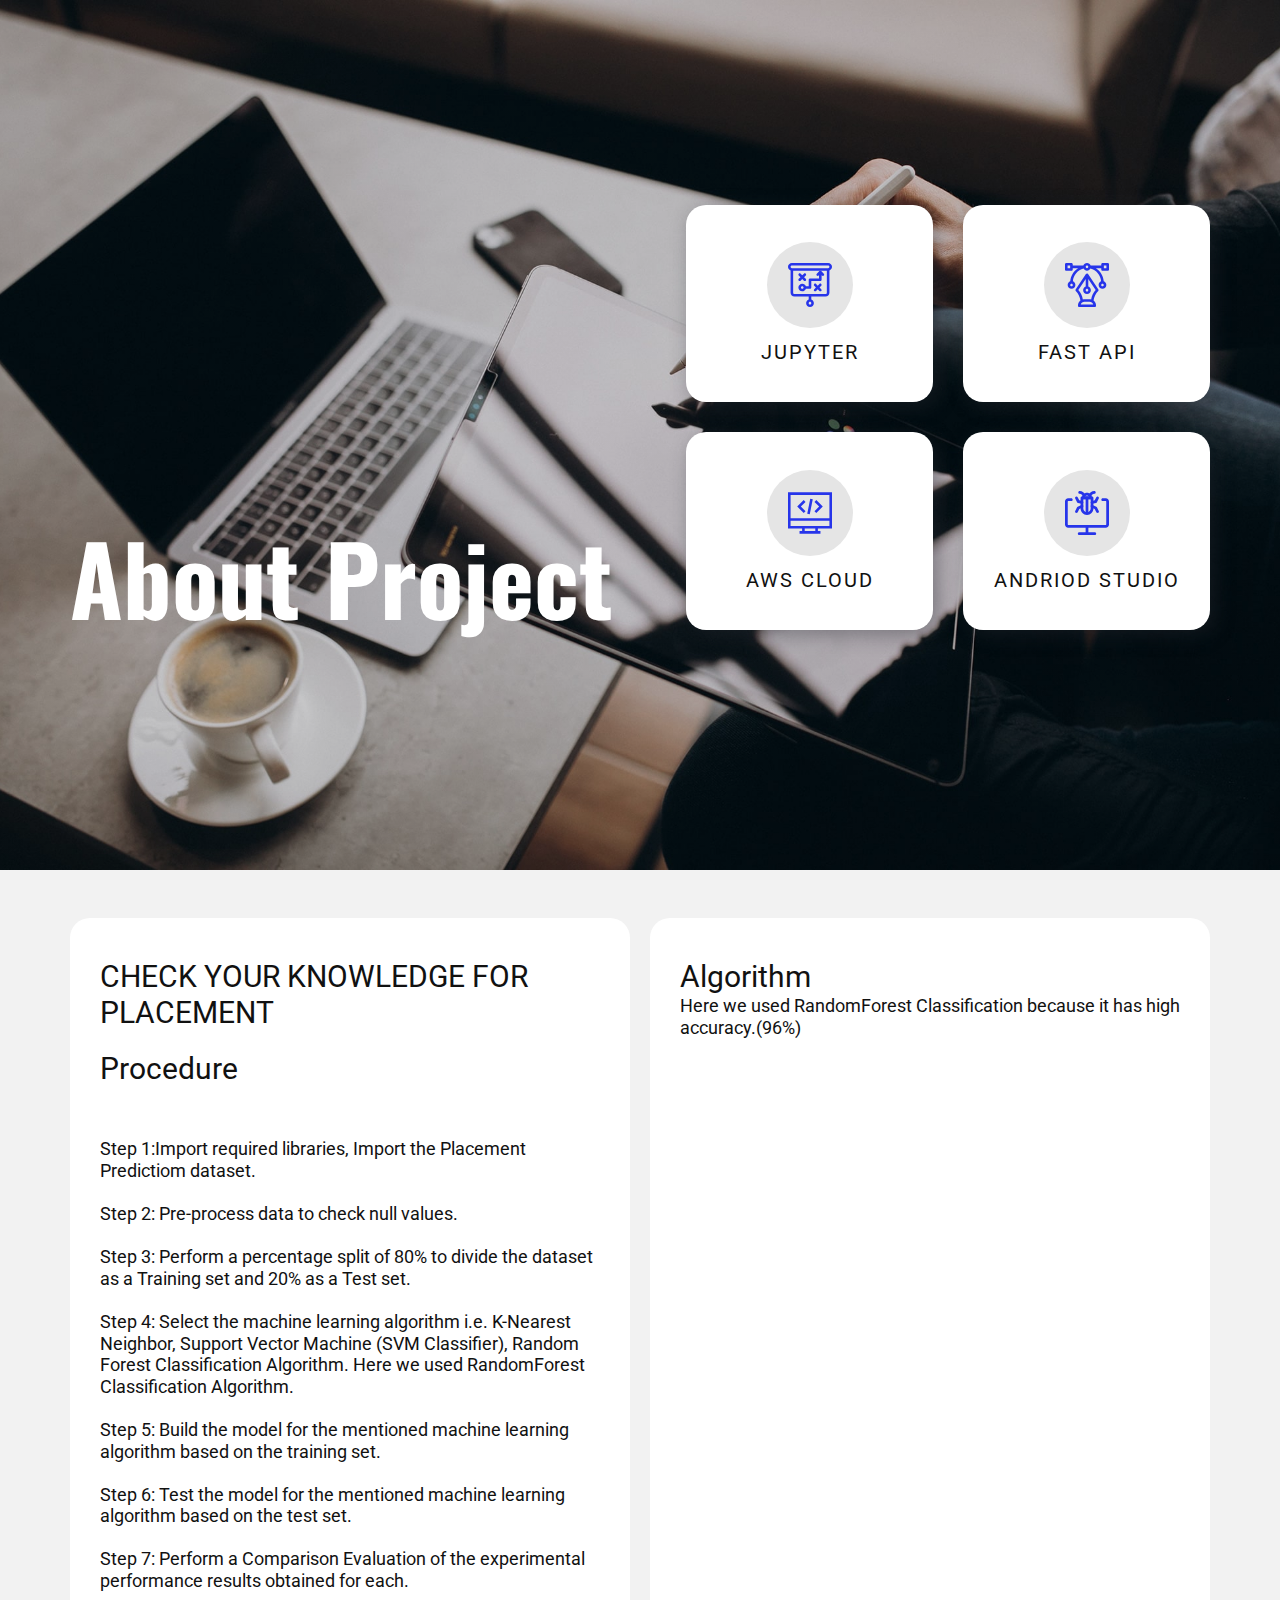
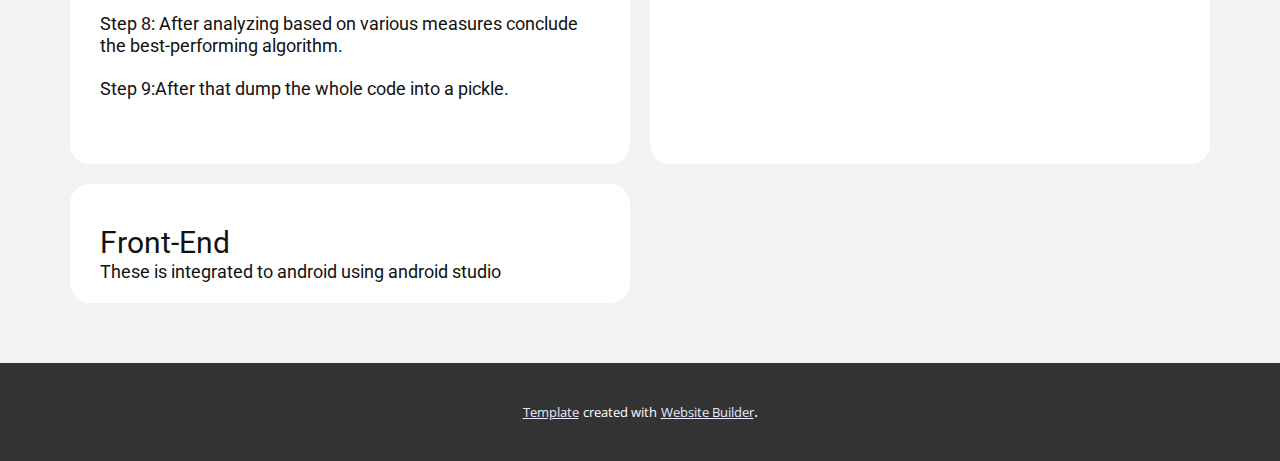
<file: about/ABOUT (DM)/About1.html>
<!DOCTYPE html>
<html style="font-size: 16px;" lang="en"><head>
    <meta name="viewport" content="width=device-width, initial-scale=1.0">
    <meta charset="utf-8">
    <meta name="keywords" content="Mobile App Development">
    <meta name="description" content="">
    <title>About1</title>
    <link rel="stylesheet" href="nicepage.css" media="screen">
<link rel="stylesheet" href="About1.css" media="screen">
    <script class="u-script" type="text/javascript" src="jquery-1.9.1.min.js" defer=""></script>
    <script class="u-script" type="text/javascript" src="nicepage.js" defer=""></script>
    <meta name="generator" content="Nicepage 5.12.9, nicepage.com">
    <link id="u-theme-google-font" rel="stylesheet" href="https://fonts.googleapis.com/css?family=Roboto:100,100i,300,300i,400,400i,500,500i,700,700i,900,900i|Open+Sans:300,300i,400,400i,500,500i,600,600i,700,700i,800,800i">
    <link id="u-page-google-font" rel="stylesheet" href="https://fonts.googleapis.com/css?family=Oswald:200,300,400,500,600,700">
    
    
    
    <script type="application/ld+json">{
		"@context": "http://schema.org",
		"@type": "Organization",
		"name": ""
}</script>
    <meta name="theme-color" content="#2735ea">
    <meta property="og:title" content="About1">
    <meta property="og:type" content="website">
  <meta data-intl-tel-input-cdn-path="intlTelInput/"></head>
  <body class="u-body u-xl-mode" data-lang="en"> 
    <section class="u-align-right u-clearfix u-image u-shading u-section-1" id="sec-2e45">
      <div class="u-clearfix u-sheet u-sheet-1">
        <h1 class="u-align-left u-custom-font u-font-oswald u-text u-text-body-alt-color u-text-1">About Project</h1>
        <div class="u-expanded-width-xs u-list u-list-1">
          <div class="u-repeater u-repeater-1">
            <div class="u-align-center u-container-style u-list-item u-radius-20 u-repeater-item u-shape-round u-video-cover u-white u-list-item-1">
              <div class="u-container-layout u-similar-container u-valign-middle u-container-layout-1"><span class="u-grey-10 u-icon u-icon-circle u-text-palette-1-base u-icon-1"><svg class="u-svg-link" preserveAspectRatio="xMidYMin slice" viewBox="0 0 512 512" style=""><use xlink:href="#svg-d293"></use></svg><svg class="u-svg-content" viewBox="0 0 512 512" x="0px" y="0px" id="svg-d293" style="enable-background:new 0 0 512 512;"><g><g><path d="M386.607,304.394L367.213,285l19.393-19.393c5.859-5.858,5.859-15.356,0-21.214c-5.857-5.858-15.355-5.858-21.213,0    L346,263.787l-19.394-19.394c-5.857-5.858-15.355-5.858-21.213,0c-5.858,5.858-5.858,15.355,0,21.213L324.787,285l-19.393,19.393    c-5.858,5.858-5.858,15.355,0,21.213c5.857,5.857,15.355,5.858,21.213,0L346,306.213l19.394,19.394    c5.857,5.857,15.355,5.858,21.213,0C392.465,319.749,392.465,310.252,386.607,304.394z"></path>
</g>
</g><g><g><path d="M206.607,184.394L187.213,165l19.393-19.393c5.858-5.858,5.858-15.355,0-21.213c-5.857-5.858-15.355-5.858-21.213,0    L166,143.787l-19.394-19.394c-5.857-5.858-15.355-5.858-21.213,0c-5.858,5.858-5.858,15.355,0,21.213L144.787,165l-19.393,19.393    c-5.859,5.858-5.859,15.356,0,21.214c5.857,5.857,15.355,5.858,21.213,0L166,186.213l19.394,19.394    c5.857,5.857,15.355,5.858,21.213,0C212.465,199.749,212.465,190.252,206.607,184.394z"></path>
</g>
</g><g><g><path d="M416.606,124.394l-30-30c-0.029-0.029-0.06-0.052-0.089-0.081c-5.916-5.822-15.373-5.668-21.124,0.081l-30,30    c-5.858,5.858-5.858,15.355,0,21.213c5.857,5.858,15.355,5.858,21.213,0l4.394-4.394V180H256c-8.284,0-15,6.716-15,15v75h-32.58    c-6.192-17.459-22.865-30-42.42-30c-24.813,0-45,20.187-45,45s20.187,45,45,45c19.555,0,36.228-12.541,42.42-30H256    c8.284,0,15-6.716,15-15v-75h105c8.284,0,15-6.716,15-15v-53.787l4.394,4.394C398.322,148.535,402.161,150,406,150    s7.678-1.465,10.606-4.393C422.464,139.749,422.464,130.252,416.606,124.394z M166,300c-8.271,0-15-6.729-15-15s6.729-15,15-15    s15,6.729,15,15S174.271,300,166,300z"></path>
</g>
</g><g><g><path d="M467,0H45C20.187,0,0,20.187,0,45c0,19.555,12.541,36.228,30,42.42V345c0,24.813,20.187,45,45,45h166v34.58    c-17.459,6.192-30,22.865-30,42.42c0,24.813,20.187,45,45,45s45-20.187,45-45c0-19.555-12.541-36.228-30-42.42V390h166    c24.813,0,45-20.187,45-45V87.42c17.459-6.192,30-22.865,30-42.42C512,20.187,491.813,0,467,0z M256,482c-8.271,0-15-6.729-15-15    s6.729-15,15-15s15,6.729,15,15S264.271,482,256,482z M452,345c0,8.271-6.729,15-15,15H75c-8.271,0-15-6.729-15-15V90h392V345z     M467,60H45c-8.271,0-15-6.729-15-15s6.729-15,15-15h422c8.271,0,15,6.729,15,15S475.271,60,467,60z"></path>
</g>
</g></svg></span>
                <h4 class="u-text u-text-2">Jupyter</h4>
              </div>
            </div>
            <div class="u-align-center u-container-style u-list-item u-radius-20 u-repeater-item u-shape-round u-video-cover u-white u-list-item-2">
              <div class="u-container-layout u-similar-container u-valign-middle u-container-layout-2"><span class="u-grey-10 u-icon u-icon-circle u-text-palette-1-base u-icon-2"><svg class="u-svg-link" preserveAspectRatio="xMidYMin slice" viewBox="0 0 512 512" style=""><use xlink:href="#svg-ddc0"></use></svg><svg class="u-svg-content" viewBox="0 0 512 512" x="0px" y="0px" id="svg-ddc0" style="enable-background:new 0 0 512 512;"><g><g><path d="M497,0h-60c-8.284,0-15,6.716-15,15v15H298.42C292.228,12.542,275.555,0,256,0s-36.228,12.542-42.42,30H90V15    c0-8.284-6.716-15-15-15H15C6.716,0,0,6.716,0,15v60c0,8.284,6.716,15,15,15h60c8.284,0,15-6.716,15-15V59.8h62.377    c-54.116,34.274-87.012,92.175-90.969,153.642C43.738,219.518,31,236.294,31,256c0,24.813,20.187,45,45,45s45-20.187,45-45    c0-19.38-12.315-35.938-29.53-42.26c5.326-70.647,56.198-131.494,124.226-148.758C223.07,79.794,238.361,90,256,90    c17.639,0,32.93-10.206,40.304-25.017c68.029,17.264,118.9,78.111,124.226,148.758C403.315,220.062,391,236.62,391,256    c0,24.813,20.187,45,45,45s45-20.187,45-45c0-19.706-12.738-36.482-30.408-42.558C446.627,151.852,413.633,94.207,359.623,60H422    v15c0,8.284,6.716,15,15,15h60c8.284,0,15-6.716,15-15V15C512,6.716,505.284,0,497,0z M60,60H30V30h30V60z M76,271    c-8.271,0-15-6.729-15-15s6.729-15,15-15s15,6.729,15,15S84.271,271,76,271z M256,60c-8.271,0-15-6.729-15-15s6.729-15,15-15    s15,6.729,15,15S264.271,60,256,60z M436,241c8.271,0,15,6.729,15,15s-6.729,15-15,15s-15-6.729-15-15S427.729,241,436,241z     M482,60h-30V30h30V60z"></path>
</g>
</g><g><g><path d="M388.48,307.679l-120-179.999c-0.004-0.006-0.009-0.012-0.013-0.019c-0.043-0.064-0.09-0.125-0.134-0.188    c-0.206-0.299-0.423-0.587-0.649-0.868c-6.321-7.854-18.357-7.324-24.017,0.868c-0.044,0.063-0.091,0.124-0.134,0.188    c-0.004,0.007-0.009,0.012-0.013,0.019l-120,180c-3.967,5.949-3.182,13.871,1.874,18.927    c29.927,29.927,48.975,69.047,54.164,110.901c-2.329,1.883-4.578,3.899-6.71,6.081C158.759,458.001,151,476.97,151,497    c0,8.284,6.716,15,15,15h180c8.284,0,15-6.716,15-15c0-20.03-7.759-38.999-21.847-53.412c-2.133-2.182-4.381-4.198-6.711-6.081    c5.188-41.856,24.236-80.976,54.163-110.9C391.662,321.551,392.447,313.628,388.48,307.679z M256,301c8.271,0,15,6.729,15,15    s-6.729,15-15,15s-15-6.729-15-15S247.729,301,256,301z M183.558,482c6.241-17.833,23.159-31,42.442-31h60    c19.283,0,36.201,13.167,42.442,31H183.558z M304.245,423.283C298.345,421.777,292.229,421,286,421h-60    c-6.229,0-12.345,0.777-18.245,2.284c-7.02-40.429-25.251-78.221-52.65-108.899L241,185.542v88.039    c-17.459,6.192-30,22.865-30,42.42c0,24.813,20.187,45,45,45s45-20.187,45-45c0-19.555-12.541-36.228-30-42.42v-88.039    l85.896,128.843C329.496,345.06,311.264,382.853,304.245,423.283z"></path>
</g>
</g></svg></span>
                <h4 class="u-text u-text-3">Fast API</h4>
              </div>
            </div>
            <div class="u-align-center u-container-style u-list-item u-radius-20 u-repeater-item u-shape-round u-video-cover u-white u-list-item-3">
              <div class="u-container-layout u-similar-container u-valign-middle u-container-layout-3"><span class="u-grey-10 u-icon u-icon-circle u-text-palette-1-base u-icon-3"><svg class="u-svg-link" preserveAspectRatio="xMidYMin slice" viewBox="0 0 512 512" style=""><use xlink:href="#svg-ce99"></use></svg><svg class="u-svg-content" viewBox="0 0 512 512" x="0px" y="0px" id="svg-ce99" style="enable-background:new 0 0 512 512;"><g><g><path d="M0,15.845v420.259h164.332v30.049h-30.036v30.001h243.407v-30.001h-30.036v-30.049H512V15.845H0z M317.665,466.153    H194.334v-30.049h123.332V466.153z M481.999,406.103H30.001v-60.075h451.997V406.103z M481.999,316.027H30.001V45.847h451.997    V316.027z"></path>
</g>
</g><g><g><polygon points="203.943,126.712 182.729,105.498 107.29,180.937 182.729,256.375 203.943,235.161 149.718,180.937   "></polygon>
</g>
</g><g><g><polygon points="329.271,105.498 308.057,126.712 362.282,180.937 308.057,235.161 329.271,256.375 404.709,180.937   "></polygon>
</g>
</g><g><g><rect x="166.742" y="165.947" transform="matrix(0.1951 -0.9808 0.9808 0.1951 28.5815 396.7237)" width="178.511" height="30.002"></rect>
</g>
</g></svg></span>
                <h4 class="u-text u-text-4">AWS Cloud</h4>
              </div>
            </div>
            <div class="u-align-center u-container-style u-list-item u-radius-20 u-repeater-item u-shape-round u-video-cover u-white u-list-item-4">
              <div class="u-container-layout u-similar-container u-valign-middle u-container-layout-4"><span class="u-grey-10 u-icon u-icon-circle u-text-palette-1-base u-icon-4"><svg class="u-svg-link" preserveAspectRatio="xMidYMin slice" viewBox="0 0 24 24" style=""><use xlink:href="#svg-4417"></use></svg><svg class="u-svg-content" viewBox="0 0 24 24" id="svg-4417"><path d="m22.25 20h-20.5c-.965 0-1.75-.785-1.75-1.75v-12.5c0-.965.785-1.75 1.75-1.75h1.68c.414 0 .75.336.75.75s-.336.75-.75.75h-1.68c-.136 0-.25.114-.25.25v12.5c0 .136.114.25.25.25h20.5c.136 0 .25-.114.25-.25v-12.5c0-.136-.114-.25-.25-.25h-1.68c-.414 0-.75-.336-.75-.75s.336-.75.75-.75h1.68c.965 0 1.75.785 1.75 1.75v12.5c0 .965-.785 1.75-1.75 1.75z"></path><path d="m16.25 24h-8.5c-.414 0-.75-.336-.75-.75s.336-.75.75-.75h8.5c.414 0 .75.336.75.75s-.336.75-.75.75z"></path><path d="m12 24c-.414 0-.75-.336-.75-.75v-4c0-.414.336-.75.75-.75s.75.336.75.75v4c0 .414-.336.75-.75.75z"></path><path d="m14 4.5h-4c-.414 0-.75-.336-.75-.75 0-1.517 1.233-2.75 2.75-2.75s2.75 1.233 2.75 2.75c0 .414-.336.75-.75.75zm-3-1.5h2c-.229-.304-.591-.5-1-.5s-.771.196-1 .5z"></path><path d="m13.601 3.3c-.069 0-.139-.01-.208-.029-.398-.115-.628-.53-.513-.929.397-1.379 1.68-2.342 3.12-2.342.414 0 .75.336.75.75s-.336.75-.75.75c-.775 0-1.466.518-1.679 1.258-.095.328-.395.542-.72.542z"></path><path d="m10.399 3.3c-.326 0-.625-.214-.72-.542-.213-.74-.904-1.258-1.679-1.258-.414 0-.75-.336-.75-.75s.336-.75.75-.75c1.44 0 2.723.963 3.121 2.342.115.398-.115.813-.513.929-.07.019-.14.029-.209.029z"></path><path d="m14.75 7c-.336 0-.642-.228-.727-.568-.101-.401.144-.809.545-.909l1.666-.416.846-1.691c.186-.371.636-.521 1.006-.336.371.186.521.636.335 1.006l-1 2c-.098.196-.276.34-.489.393l-2 .5c-.061.014-.122.021-.182.021z"></path><path d="m17.75 12c-.275 0-.54-.151-.671-.415l-.886-1.771-1.771-.858c-.373-.181-.528-.629-.348-1.002s.629-.527 1.002-.348l2 .97c.149.072.27.191.344.34l1 2c.185.37.035.82-.335 1.006-.107.053-.222.078-.335.078z"></path><path d="m9.25 7c-.06 0-.121-.007-.182-.022l-2-.5c-.213-.053-.391-.197-.489-.393l-1-2c-.185-.37-.035-.82.335-1.006.372-.185.821-.035 1.006.336l.846 1.691 1.666.416c.402.101.646.508.545.909-.084.341-.391.569-.727.569z"></path><path d="m6.25 12c-.113 0-.227-.025-.335-.079-.371-.186-.521-.636-.335-1.006l1-2c.074-.148.195-.268.344-.34l2-.97c.372-.178.821-.025 1.001.348.181.373.025.821-.348 1.002l-1.77.858-.886 1.771c-.131.265-.397.416-.671.416z"></path><path d="m12 13c-1.93 0-3.5-1.57-3.5-3.5v-5.75c0-.414.336-.75.75-.75h5.5c.414 0 .75.336.75.75v5.75c0 1.93-1.57 3.5-3.5 3.5zm-2-8.5v5c0 1.103.897 2 2 2s2-.897 2-2v-5z"></path><path d="m12 13c-.414 0-.75-.336-.75-.75v-8.5c0-.414.336-.75.75-.75s.75.336.75.75v8.5c0 .414-.336.75-.75.75z"></path></svg></span>
                <h4 class="u-text u-text-5">Andriod Studio</h4>
              </div>
            </div>
          </div>
        </div>
      </div>
    </section>
    <section class="u-align-center-lg u-align-center-md u-align-center-xl u-align-left-sm u-align-left-xs u-clearfix u-grey-5 u-section-2" id="carousel_e8ef">
      <div class="u-clearfix u-sheet u-valign-middle-lg u-valign-middle-md u-valign-middle-sm u-valign-middle-xl u-sheet-1">
        <div class="u-expanded-width u-list u-list-1">
          <div class="u-repeater u-repeater-1">
            <div class="u-align-left u-container-style u-list-item u-radius-20 u-repeater-item u-shape-round u-white u-list-item-1">
              <div class="u-container-layout u-similar-container u-container-layout-1">
                <h3 class="u-text u-text-default-xs u-text-1">CHECK YOUR KNOWLEDGE FOR PLACEMENT</h3>
                <h3 class="u-text u-text-default-xs u-text-1">Procedure</h3><br><br>
                <h6 class="u-text u-text-default-xs u-text-2">Step 1:Import required libraries, Import the Placement Predictiom dataset.<br> <br>Step 2: Pre-process data to check null values.<br><br>Step 3: Perform a percentage split of 80% to divide the dataset as a Training set and 20% as a Test set.<br><br>Step 4: Select the machine learning algorithm i.e. K-Nearest Neighbor, Support Vector Machine (SVM Classifier), Random Forest Classification Algorithm. Here we used RandomForest Classification Algorithm.<br><br>Step 5: Build the model for the mentioned machine learning algorithm based on the training set.&nbsp;<br><br>Step 6: Test the model for the mentioned machine learning algorithm based on the test set.<br><br>Step 7: Perform a Comparison Evaluation of the experimental performance results obtained for each.<br><br>Step 8: After analyzing based on various measures conclude the best-performing algorithm.<br><br>Step 9:After that dump the whole code into a pickle.<br><br>
                  <br>
                </h6>
              </div>
            </div>
            <div class="u-align-left u-container-style u-list-item u-radius-20 u-repeater-item u-shape-round u-white u-list-item-2">
              <div class="u-container-layout u-similar-container u-container-layout-2">
                <h3 class="u-text u-text-default-xs u-text-3">Algorithm</h3>
                <h6 class="u-text u-text-default-xs u-text-4">Here we used RandomForest Classification because it has high accuracy.(96%)<br>
                  <br>
                </h6>
              </div>
            </div>
            <div class="u-align-left u-container-style u-list-item u-radius-20 u-repeater-item u-shape-round u-white u-list-item-3">
              <div class="u-container-layout u-similar-container u-container-layout-3">
                <h3 class="u-text u-text-default-xs u-text-5">Front-End</h3>
                <h6 class="u-text u-text-default-xs u-text-6">These is integrated to android using android studio</h6>
              </div>
            </div>
          </div>
        </div>
      </div>
    </section>
    
    
    
    <section class="u-backlink u-clearfix u-grey-80">
      <a class="u-link" href="templates" target="_blank">
        <span>Template</span>
      </a>
      <p class="u-text">
        <span>created with</span>
      </p>
      <a class="u-link" href="website-builder" target="_blank">
        <span>Website Builder</span>
      </a>. 
    </section>
  
</body></html>
</file>
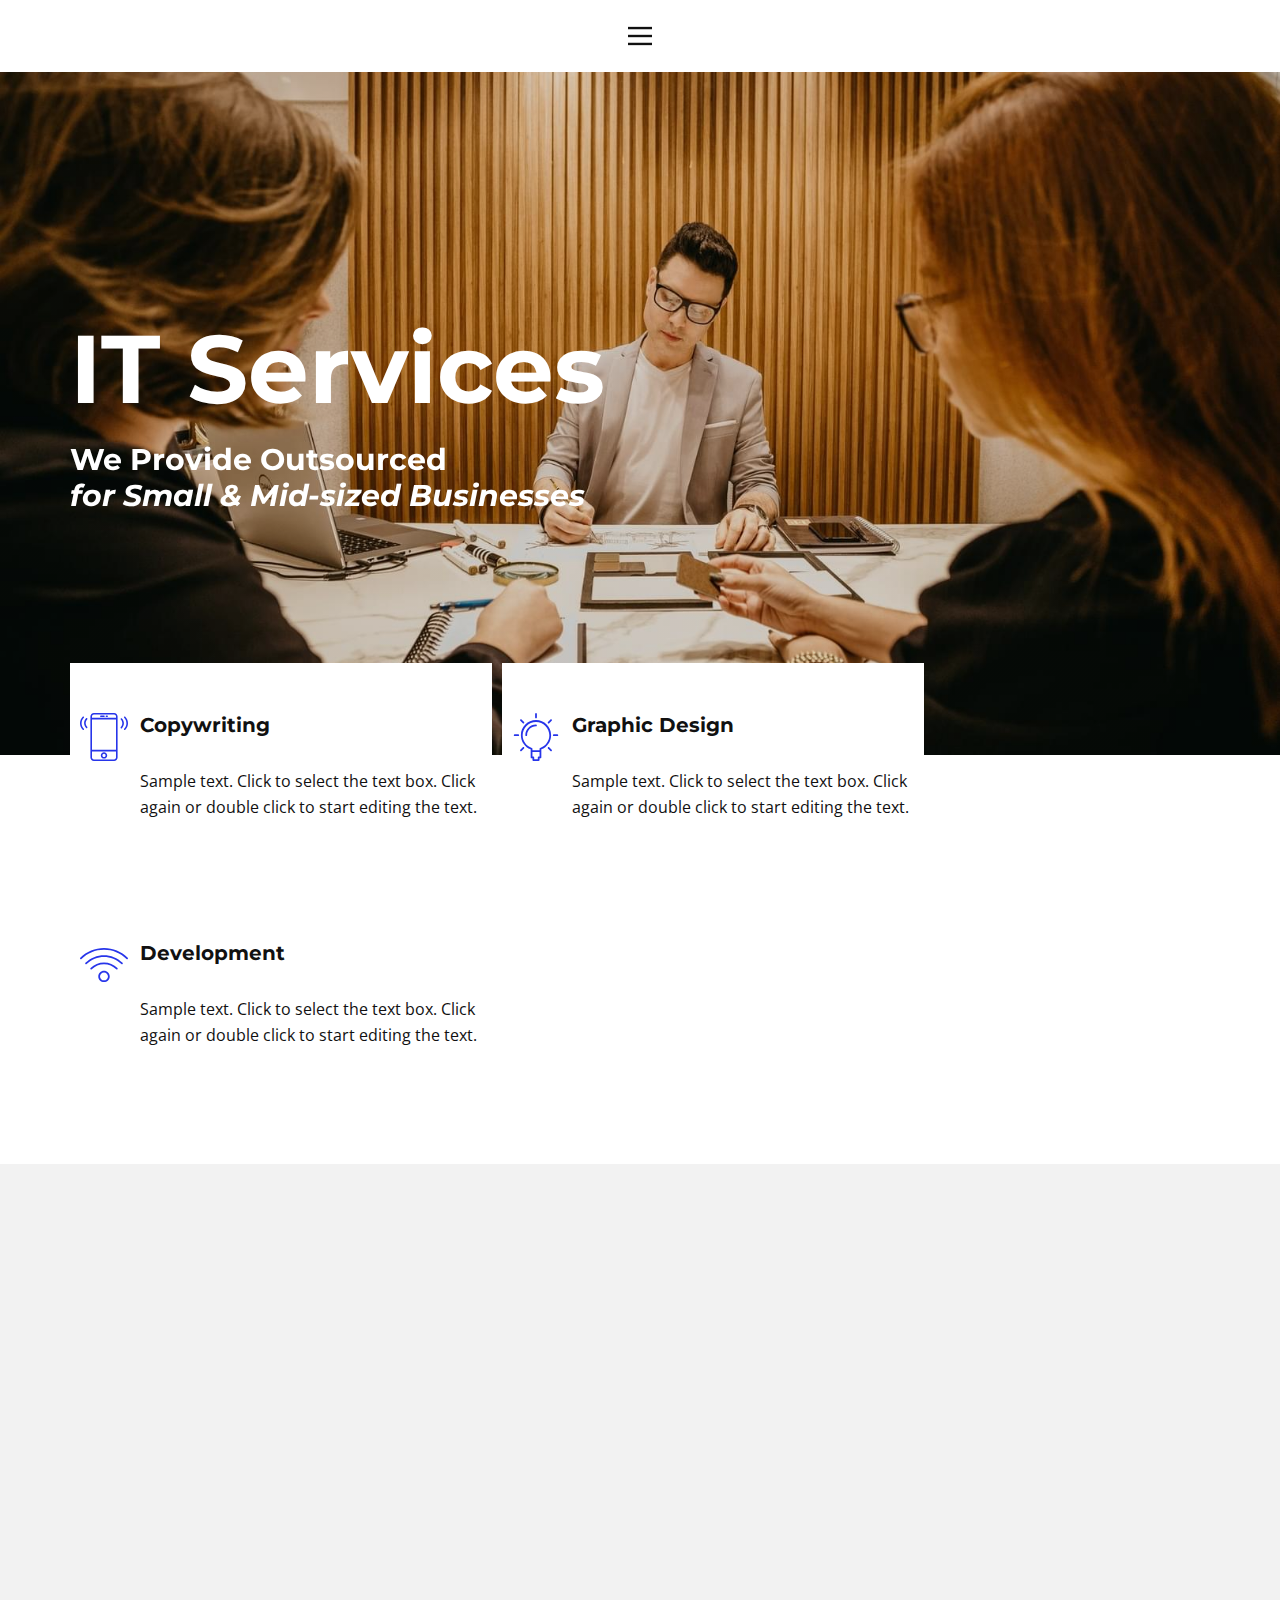
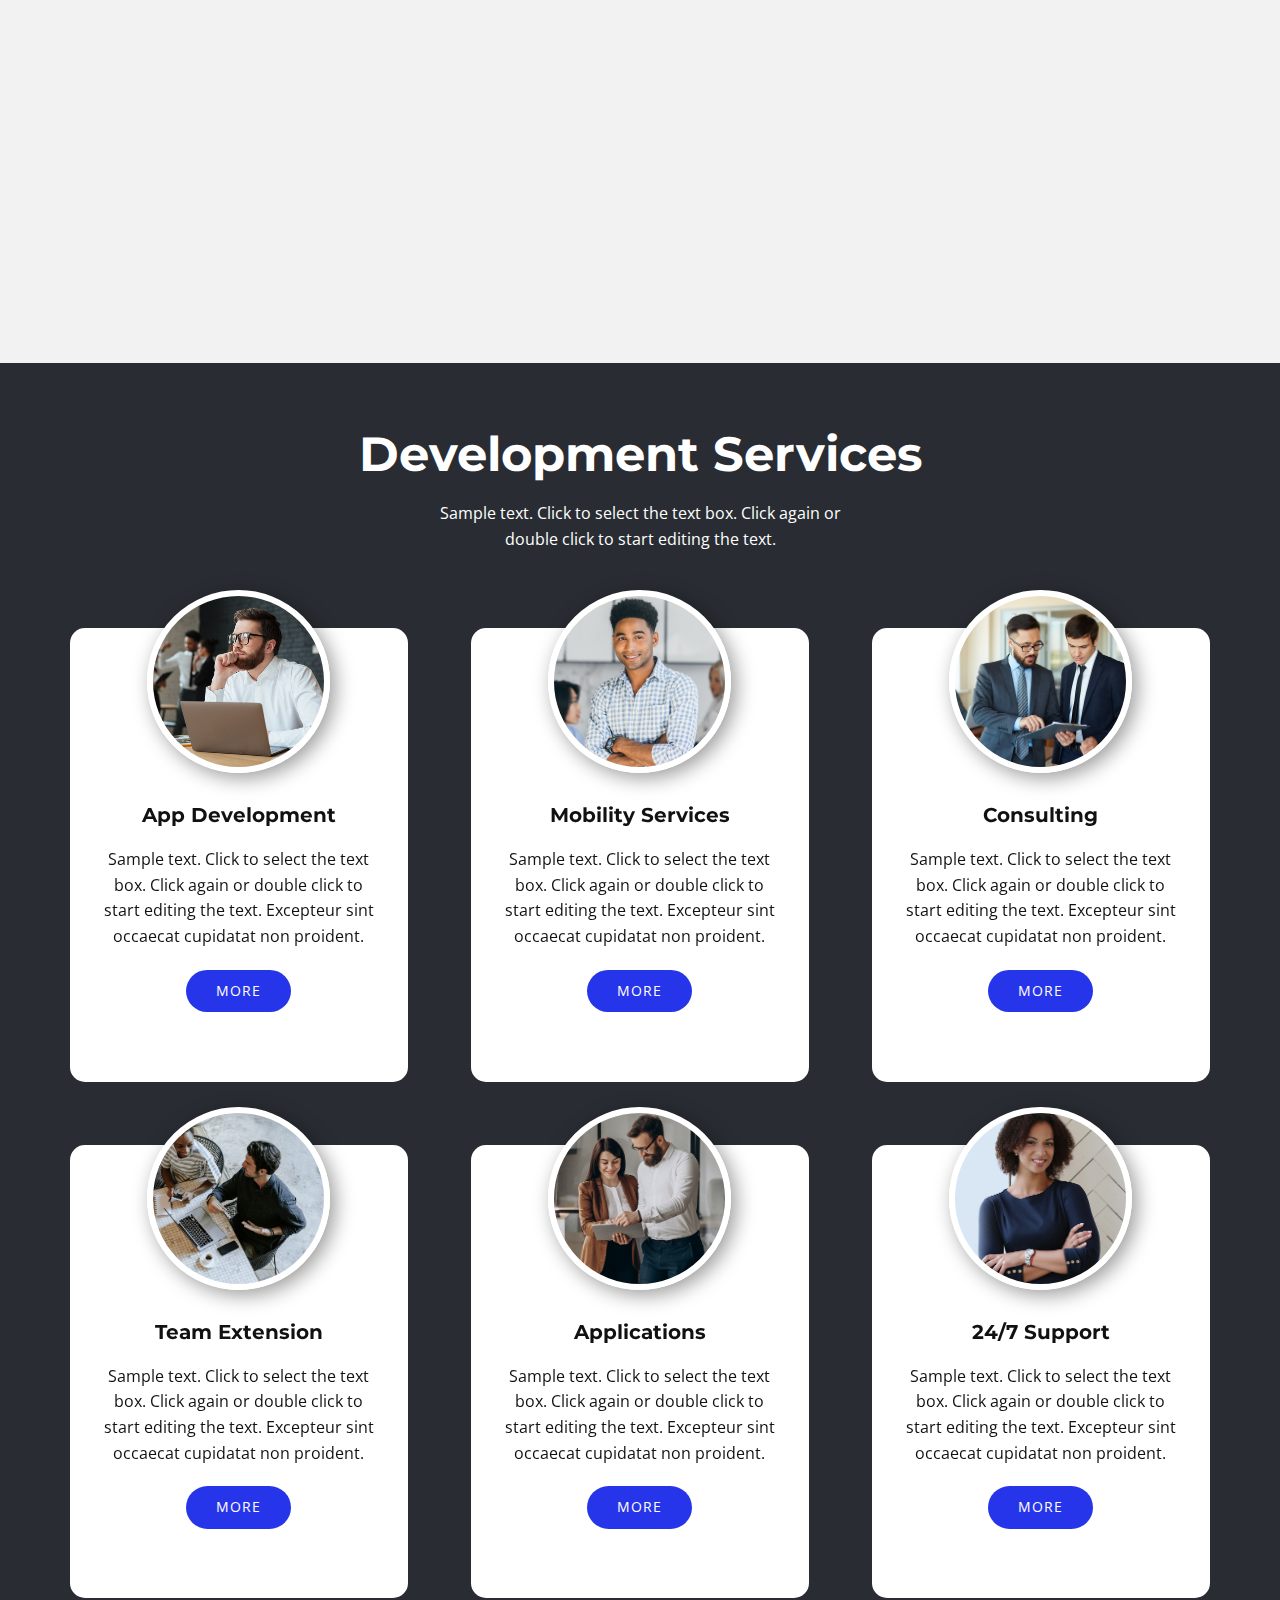
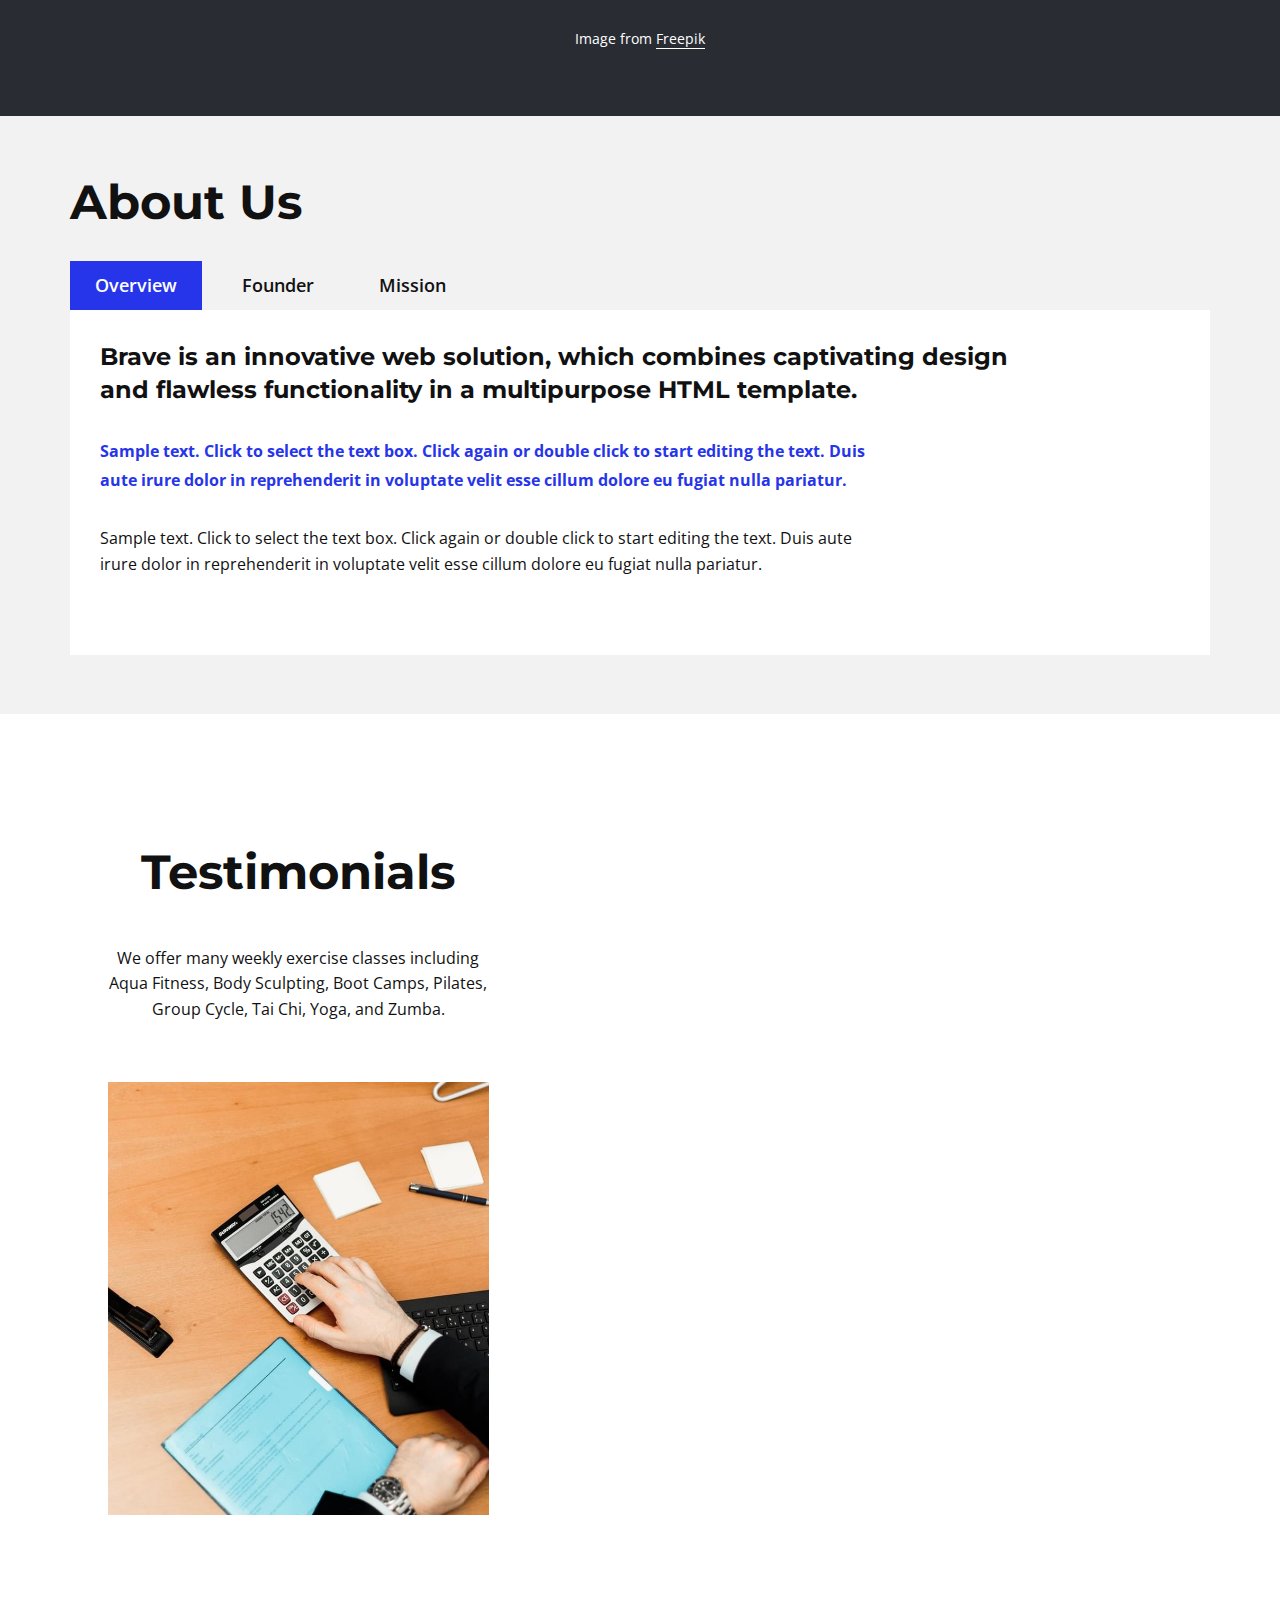
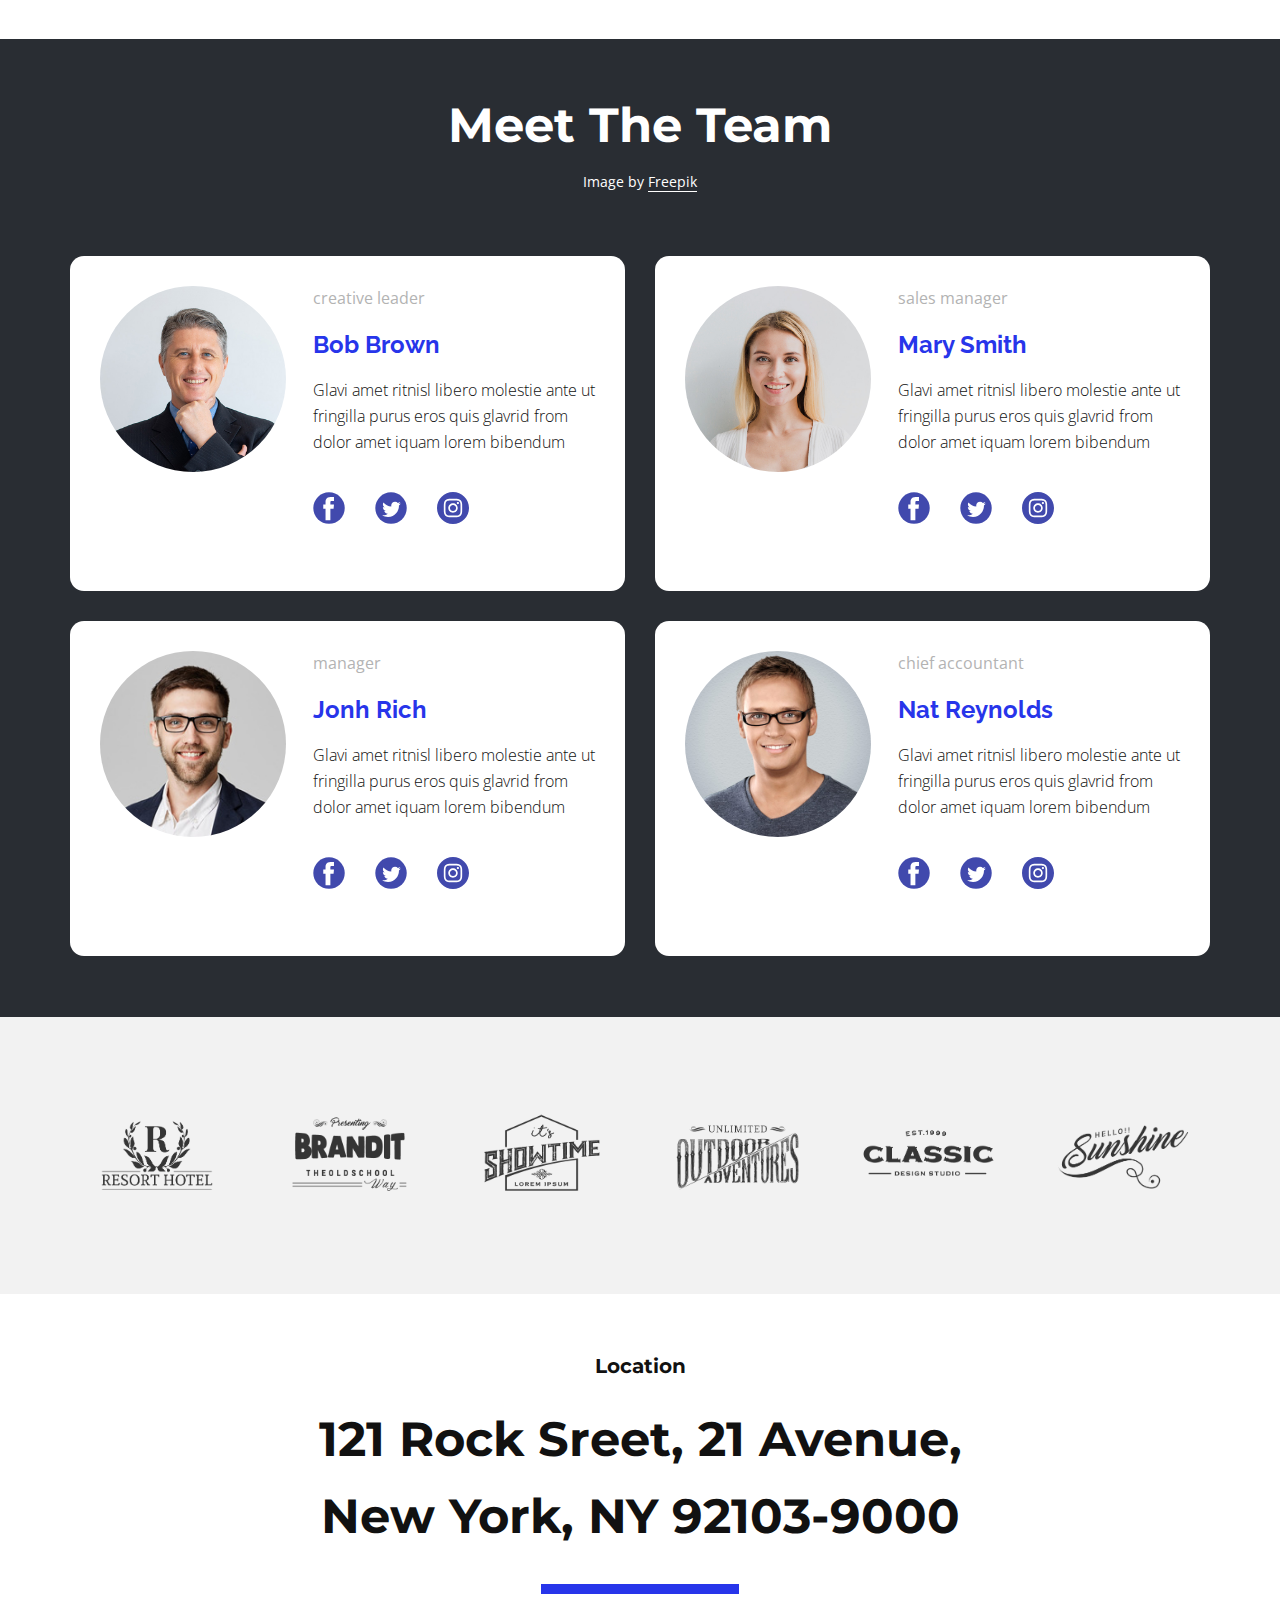
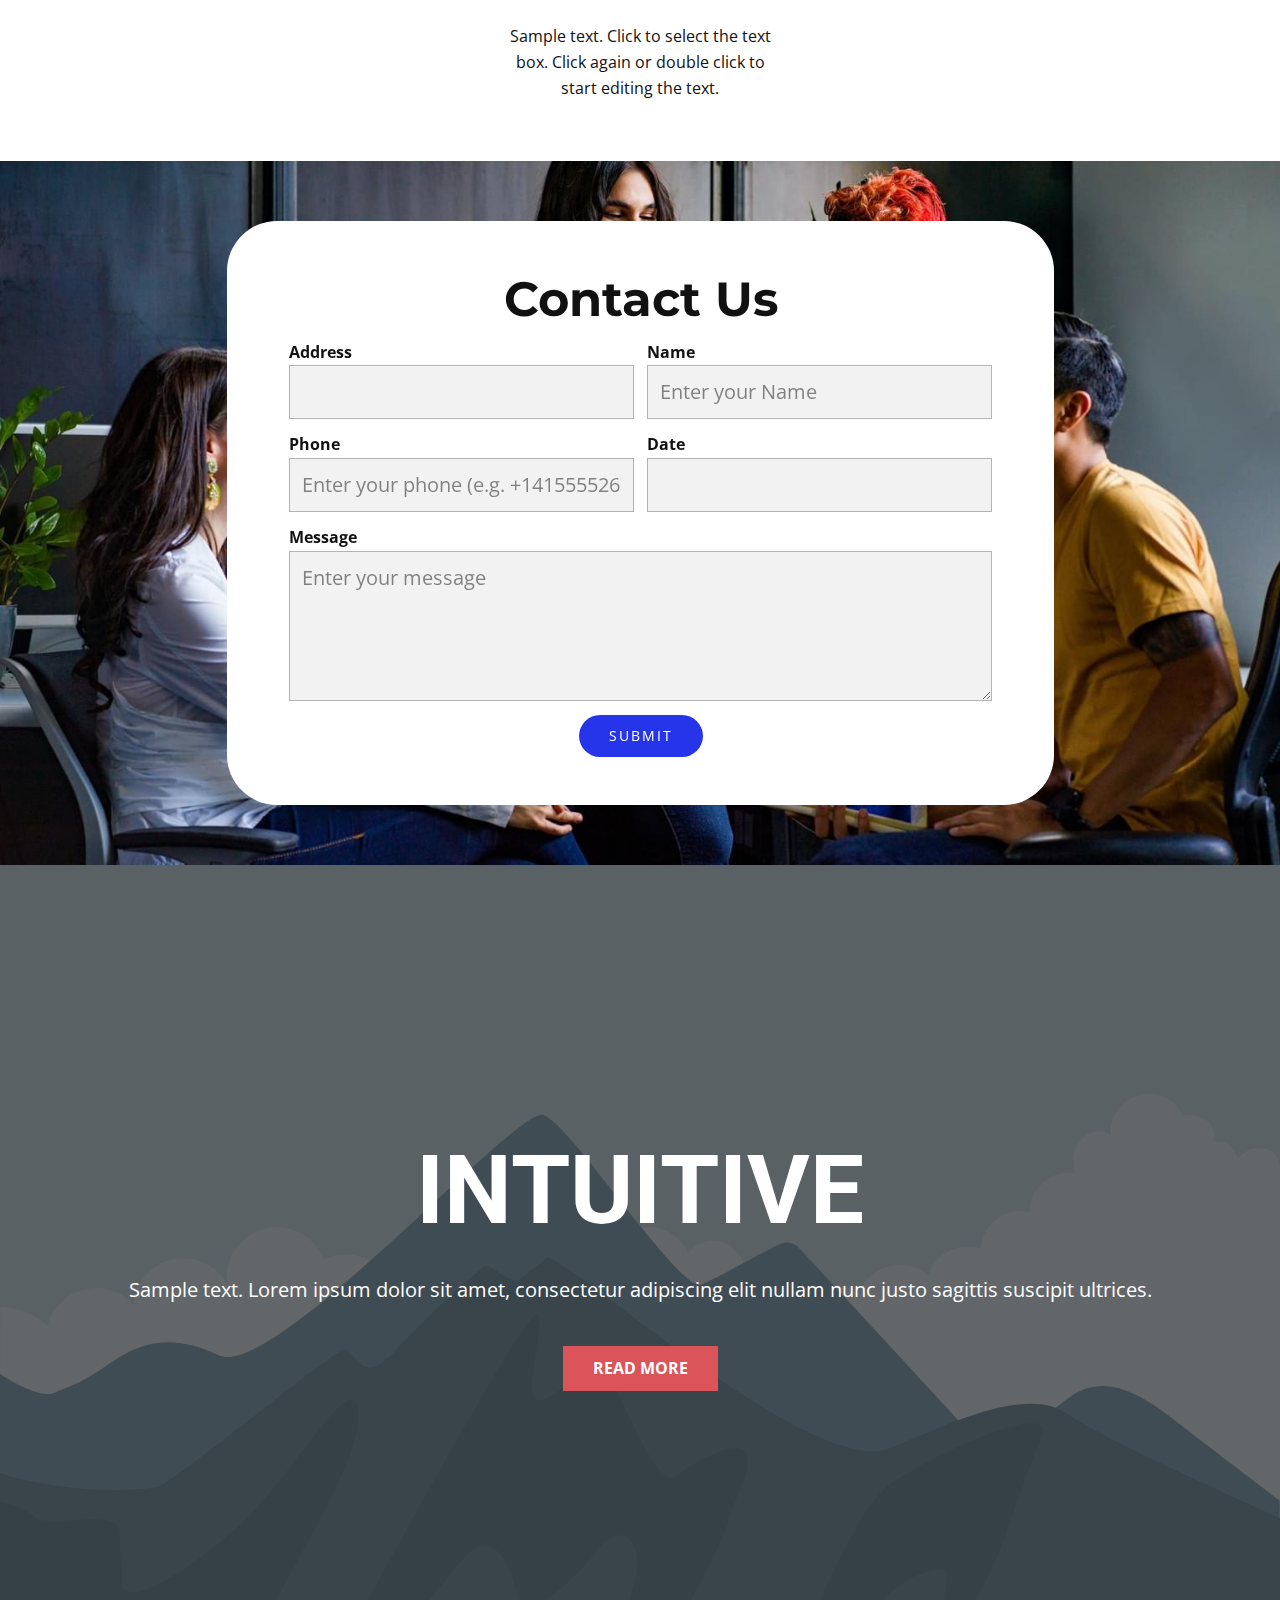
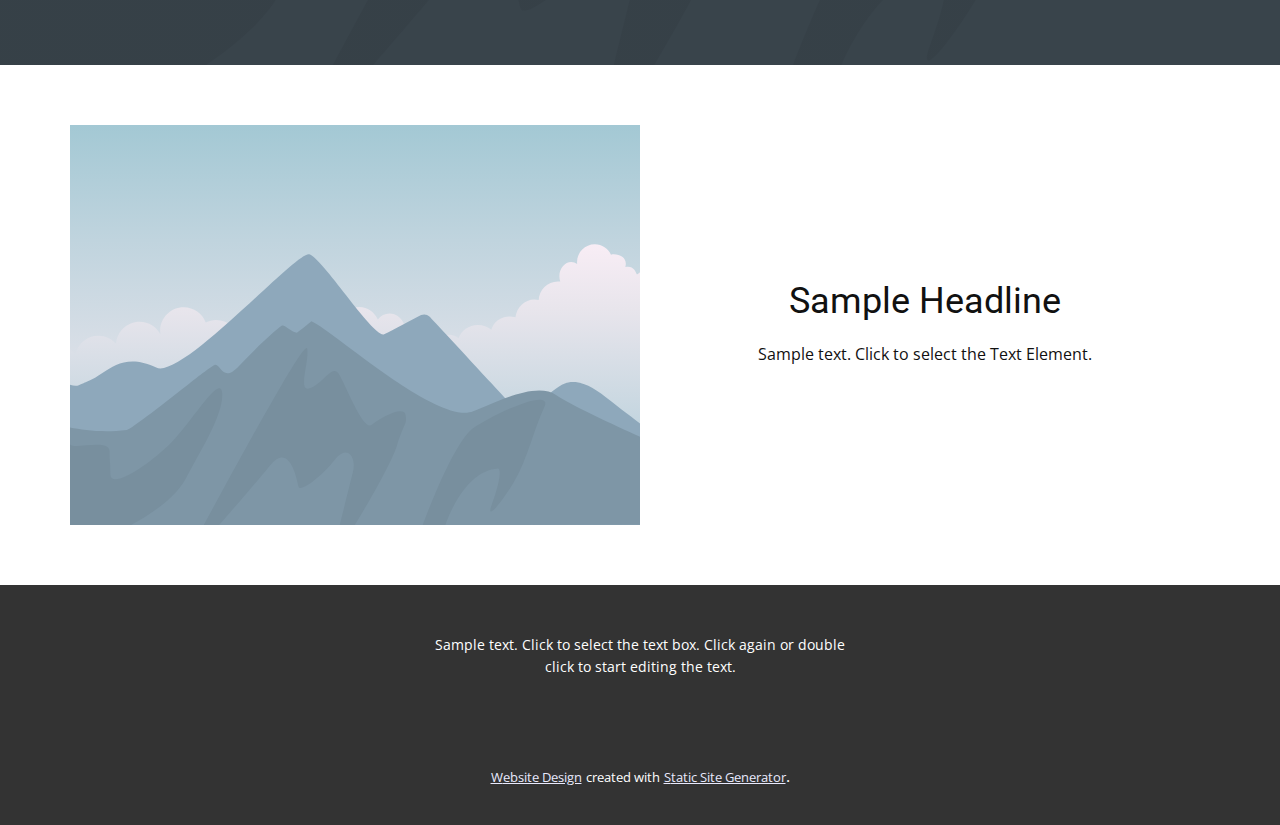
<file: about/ABOUT (DM)/Home-1.html>
<!DOCTYPE html>
<html style="font-size: 16px;" lang="en"><head>
    <meta name="viewport" content="width=device-width, initial-scale=1.0">
    <meta charset="utf-8">
    <meta name="keywords" content="IT Services, ​Preparing For Your Success Provide Best IT Solutions., Development Services, About Us, Testimonials, Meet The Team, Contact Us">
    <meta name="description" content="">
    <title>Home 1</title>
    <link rel="stylesheet" href="nicepage.css" media="screen">
<link rel="stylesheet" href="Home-1.css" media="screen">
    <script class="u-script" type="text/javascript" src="jquery-1.9.1.min.js" defer=""></script>
    <script class="u-script" type="text/javascript" src="nicepage.js" defer=""></script>
    <meta name="generator" content="Nicepage 5.12.9, nicepage.com">
    <meta name="referrer" content="origin">
    <link id="u-theme-google-font" rel="stylesheet" href="https://fonts.googleapis.com/css?family=Roboto:100,100i,300,300i,400,400i,500,500i,700,700i,900,900i|Open+Sans:300,300i,400,400i,500,500i,600,600i,700,700i,800,800i">
    <link id="u-page-google-font" rel="stylesheet" href="https://fonts.googleapis.com/css?family=Montserrat:100,100i,200,200i,300,300i,400,400i,500,500i,600,600i,700,700i,800,800i,900,900i|Raleway:100,100i,200,200i,300,300i,400,400i,500,500i,600,600i,700,700i,800,800i,900,900i">
    
    
    
    
    
    
    
    
    
    
    
    
    
    <script type="application/ld+json">{
		"@context": "http://schema.org",
		"@type": "Organization",
		"name": "",
		"url": "/"
}</script>
    <meta name="theme-color" content="#2735ea">
    <meta property="og:title" content="Home 1">
    <meta property="og:type" content="website">
    <link rel="canonical" href="/">
  <meta data-intl-tel-input-cdn-path="intlTelInput/"></head>
  <body class="u-body u-xl-mode" data-lang="en"><header class="u-clearfix u-header u-header" id="sec-ca63"><div class="u-clearfix u-sheet u-sheet-1">
        <nav class="u-align-left u-menu u-menu-hamburger u-offcanvas u-menu-1" data-responsive-from="XL">
          <div class="menu-collapse">
            <a class="u-button-style u-nav-link" href="#" style="padding: 4px 0px; font-size: calc(1em + 8px);">
              <svg class="u-svg-link" preserveAspectRatio="xMidYMin slice" viewBox="0 0 302 302" style=""><use xlink:href="#svg-5c50"></use></svg>
              <svg xmlns="http://www.w3.org/2000/svg" xmlns:xlink="http://www.w3.org/1999/xlink" version="1.1" id="svg-5c50" x="0px" y="0px" viewBox="0 0 302 302" style="enable-background:new 0 0 302 302;" xml:space="preserve" class="u-svg-content"><g><rect y="36" width="302" height="30"></rect><rect y="236" width="302" height="30"></rect><rect y="136" width="302" height="30"></rect>
</g><g></g><g></g><g></g><g></g><g></g><g></g><g></g><g></g><g></g><g></g><g></g><g></g><g></g><g></g><g></g></svg>
            </a>
          </div>
          <div class="u-custom-menu u-nav-container">
            <ul class="u-nav u-unstyled u-nav-1"><li class="u-nav-item"><a class="u-button-style u-nav-link u-text-active-palette-1-base u-text-hover-palette-2-base" href="#" style="padding: 10px 20px;">Home</a>
</li><li class="u-nav-item"><a class="u-button-style u-nav-link u-text-active-palette-1-base u-text-hover-palette-2-base" href="#" style="padding: 10px 20px;">About</a>
</li><li class="u-nav-item"><a class="u-button-style u-nav-link u-text-active-palette-1-base u-text-hover-palette-2-base" href="#" style="padding: 10px 20px;">Contact</a>
</li></ul>
          </div>
          <div class="u-custom-menu u-nav-container-collapse">
            <div class="u-align-center u-black u-container-style u-inner-container-layout u-opacity u-opacity-95 u-sidenav">
              <div class="u-inner-container-layout u-sidenav-overflow">
                <div class="u-menu-close"></div>
                <ul class="u-align-center u-nav u-popupmenu-items u-unstyled u-nav-2"><li class="u-nav-item"><a class="u-button-style u-nav-link" href="#">Home</a>
</li><li class="u-nav-item"><a class="u-button-style u-nav-link" href="#">About</a>
</li><li class="u-nav-item"><a class="u-button-style u-nav-link" href="#">Contact</a>
</li></ul>
              </div>
            </div>
            <div class="u-black u-menu-overlay u-opacity u-opacity-70"></div>
          </div>
        </nav>
      </div></header>
    <section class="u-clearfix u-image u-shading u-section-1" id="sec-b277" data-image-width="1620" data-image-height="1080">
      <div class="u-clearfix u-sheet u-sheet-1">
        <h1 class="u-custom-font u-font-montserrat u-text u-text-default u-text-1" data-animation-name="slideIn" data-animation-duration="2000" data-animation-direction="Left">IT Services</h1>
        <h5 class="u-custom-font u-font-montserrat u-text u-text-default u-text-2" data-animation-name="slideIn" data-animation-duration="2000" data-animation-direction="Right"> We Provide Outsourced<br>
          <span style="font-style: italic;">for Small &amp; Mid-sized Businesses</span>
          <br>
        </h5>
      </div>
    </section>
    <section class="u-align-center u-clearfix u-section-2" id="carousel_e9b6">
      <div class="u-clearfix u-sheet u-sheet-1">
        <div class="u-list u-list-1">
          <div class="u-repeater u-repeater-1">
            <div class="u-align-left u-container-style u-custom-item u-list-item u-repeater-item u-white u-list-item-1">
              <div class="u-container-layout u-similar-container u-valign-top u-container-layout-1"><span class="u-icon u-text-palette-1-base u-icon-1"><svg class="u-svg-link" preserveAspectRatio="xMidYMin slice" viewBox="0 0 60 60" style=""><use xlink:href="#svg-9f19"></use></svg><svg class="u-svg-content" viewBox="0 0 60 60" x="0px" y="0px" id="svg-9f19" style="enable-background:new 0 0 60 60;"><g><path d="M42.595,0H17.405C14.977,0,13,1.977,13,4.405v51.189C13,58.023,14.977,60,17.405,60h25.189C45.023,60,47,58.023,47,55.595
		V4.405C47,1.977,45.023,0,42.595,0z M15,8h30v38H15V8z M17.405,2h25.189C43.921,2,45,3.079,45,4.405V6H15V4.405
		C15,3.079,16.079,2,17.405,2z M42.595,58H17.405C16.079,58,15,56.921,15,55.595V48h30v7.595C45,56.921,43.921,58,42.595,58z"></path><path d="M30,49c-2.206,0-4,1.794-4,4s1.794,4,4,4s4-1.794,4-4S32.206,49,30,49z M30,55c-1.103,0-2-0.897-2-2s0.897-2,2-2
		s2,0.897,2,2S31.103,55,30,55z"></path><path d="M26,5h4c0.553,0,1-0.447,1-1s-0.447-1-1-1h-4c-0.553,0-1,0.447-1,1S25.447,5,26,5z"></path><path d="M33,5h1c0.553,0,1-0.447,1-1s-0.447-1-1-1h-1c-0.553,0-1,0.447-1,1S32.447,5,33,5z"></path><path d="M56.612,4.569c-0.391-0.391-1.023-0.391-1.414,0s-0.391,1.023,0,1.414c3.736,3.736,3.736,9.815,0,13.552
		c-0.391,0.391-0.391,1.023,0,1.414c0.195,0.195,0.451,0.293,0.707,0.293s0.512-0.098,0.707-0.293
		C61.128,16.434,61.128,9.085,56.612,4.569z"></path><path d="M52.401,6.845c-0.391-0.391-1.023-0.391-1.414,0s-0.391,1.023,0,1.414c1.237,1.237,1.918,2.885,1.918,4.639
		s-0.681,3.401-1.918,4.638c-0.391,0.391-0.391,1.023,0,1.414c0.195,0.195,0.451,0.293,0.707,0.293s0.512-0.098,0.707-0.293
		c1.615-1.614,2.504-3.764,2.504-6.052S54.017,8.459,52.401,6.845z"></path><path d="M4.802,5.983c0.391-0.391,0.391-1.023,0-1.414s-1.023-0.391-1.414,0c-4.516,4.516-4.516,11.864,0,16.38
		c0.195,0.195,0.451,0.293,0.707,0.293s0.512-0.098,0.707-0.293c0.391-0.391,0.391-1.023,0-1.414
		C1.065,15.799,1.065,9.72,4.802,5.983z"></path><path d="M9.013,6.569c-0.391-0.391-1.023-0.391-1.414,0c-1.615,1.614-2.504,3.764-2.504,6.052s0.889,4.438,2.504,6.053
		c0.195,0.195,0.451,0.293,0.707,0.293s0.512-0.098,0.707-0.293c0.391-0.391,0.391-1.023,0-1.414
		c-1.237-1.237-1.918-2.885-1.918-4.639S7.775,9.22,9.013,7.983C9.403,7.593,9.403,6.96,9.013,6.569z"></path>
</g></svg></span>
                <h5 class="u-custom-font u-font-montserrat u-text u-text-default u-text-1">Copywriting</h5>
                <p class="u-text u-text-default u-text-2">Sample text. Click to select the text box. Click again or double click to start editing the text.</p>
              </div>
            </div>
            <div class="u-align-left u-container-style u-custom-item u-list-item u-repeater-item u-white u-list-item-2">
              <div class="u-container-layout u-similar-container u-valign-top u-container-layout-2"><span class="u-icon u-text-palette-1-base u-icon-2"><svg class="u-svg-link" preserveAspectRatio="xMidYMin slice" viewBox="0 0 54 54" style=""><use xlink:href="#svg-b78b"></use></svg><svg class="u-svg-content" viewBox="0 0 54 54" x="0px" y="0px" id="svg-b78b" style="enable-background:new 0 0 54 54;"><g><path d="M27,8c-9.374,0-17,7.626-17,17c0,7.112,4.391,13.412,11,15.9V50c0,0.553,0.447,1,1,1h1v2c0,0.553,0.447,1,1,1h6
		c0.553,0,1-0.447,1-1v-2h1c0.553,0,1-0.447,1-1v-9.1c6.609-2.488,11-8.788,11-15.9C44,15.626,36.374,8,27,8z M30,49
		c-0.553,0-1,0.447-1,1v2h-4v-2c0-0.553-0.447-1-1-1h-1v-5h8v5H30z M31.688,39.242C31.277,39.377,31,39.761,31,40.192V42h-8v-1.808
		c0-0.432-0.277-0.815-0.688-0.95C16.145,37.214,12,31.49,12,25c0-8.271,6.729-15,15-15s15,6.729,15,15
		C42,31.49,37.855,37.214,31.688,39.242z"></path><path d="M27,6c0.553,0,1-0.447,1-1V1c0-0.553-0.447-1-1-1s-1,0.447-1,1v4C26,5.553,26.447,6,27,6z"></path><path d="M51,24h-4c-0.553,0-1,0.447-1,1s0.447,1,1,1h4c0.553,0,1-0.447,1-1S51.553,24,51,24z"></path><path d="M7,24H3c-0.553,0-1,0.447-1,1s0.447,1,1,1h4c0.553,0,1-0.447,1-1S7.553,24,7,24z"></path><path d="M43.264,7.322l-2.828,2.828c-0.391,0.391-0.391,1.023,0,1.414c0.195,0.195,0.451,0.293,0.707,0.293
		s0.512-0.098,0.707-0.293l2.828-2.828c0.391-0.391,0.391-1.023,0-1.414S43.654,6.932,43.264,7.322z"></path><path d="M12.15,38.436l-2.828,2.828c-0.391,0.391-0.391,1.023,0,1.414c0.195,0.195,0.451,0.293,0.707,0.293
		s0.512-0.098,0.707-0.293l2.828-2.828c0.391-0.391,0.391-1.023,0-1.414S12.541,38.045,12.15,38.436z"></path><path d="M41.85,38.436c-0.391-0.391-1.023-0.391-1.414,0s-0.391,1.023,0,1.414l2.828,2.828c0.195,0.195,0.451,0.293,0.707,0.293
		s0.512-0.098,0.707-0.293c0.391-0.391,0.391-1.023,0-1.414L41.85,38.436z"></path><path d="M12.15,11.564c0.195,0.195,0.451,0.293,0.707,0.293s0.512-0.098,0.707-0.293c0.391-0.391,0.391-1.023,0-1.414l-2.828-2.828
		c-0.391-0.391-1.023-0.391-1.414,0s-0.391,1.023,0,1.414L12.15,11.564z"></path><path d="M27,13c-6.617,0-12,5.383-12,12c0,0.553,0.447,1,1,1s1-0.447,1-1c0-5.514,4.486-10,10-10c0.553,0,1-0.447,1-1
		S27.553,13,27,13z"></path>
</g></svg></span>
                <h5 class="u-custom-font u-font-montserrat u-text u-text-default u-text-3">Graphic Design</h5>
                <p class="u-text u-text-default u-text-4">Sample text. Click to select the text box. Click again or double click to start editing the text.</p>
              </div>
            </div>
            <div class="u-align-left u-container-style u-custom-item u-list-item u-repeater-item u-white u-list-item-3">
              <div class="u-container-layout u-similar-container u-valign-top u-container-layout-3"><span class="u-icon u-text-palette-1-base u-icon-3"><svg class="u-svg-link" preserveAspectRatio="xMidYMin slice" viewBox="0 0 54.908 54.908" style=""><use xlink:href="#svg-d23c"></use></svg><svg class="u-svg-content" viewBox="0 0 54.908 54.908" x="0px" y="0px" id="svg-d23c" style="enable-background:new 0 0 54.908 54.908;"><g><path d="M54.615,19.123c-7.243-7.244-16.89-11.233-27.161-11.233S7.537,11.878,0.293,19.123c-0.391,0.391-0.391,1.023,0,1.414
		s1.023,0.391,1.414,0C8.573,13.67,17.717,9.889,27.454,9.889s18.881,3.781,25.747,10.647c0.195,0.195,0.451,0.293,0.707,0.293
		s0.512-0.098,0.707-0.293C55.006,20.146,55.006,19.513,54.615,19.123z"></path><path d="M6.171,25c-0.391,0.391-0.391,1.023,0,1.414c0.195,0.195,0.451,0.293,0.707,0.293s0.512-0.098,0.707-0.293
		c10.955-10.956,28.781-10.956,39.737,0c0.391,0.391,1.023,0.391,1.414,0s0.391-1.023,0-1.414C37.002,13.266,17.907,13.264,6.171,25
		z"></path><path d="M27.454,24.508c-5.825,0-11.295,2.263-15.404,6.371c-0.391,0.391-0.391,1.023,0,1.414s1.023,0.391,1.414,0
		c3.731-3.73,8.699-5.785,13.99-5.785c5.291,0,10.259,2.055,13.99,5.785c0.195,0.195,0.451,0.293,0.707,0.293
		s0.512-0.098,0.707-0.293c0.391-0.391,0.391-1.023,0-1.414C38.75,26.771,33.279,24.508,27.454,24.508z"></path><path d="M27.454,33.916c-3.612,0-6.551,2.939-6.551,6.552s2.939,6.552,6.551,6.552c3.613,0,6.552-2.939,6.552-6.552
		S31.067,33.916,27.454,33.916z M27.454,45.019c-2.51,0-4.551-2.042-4.551-4.552s2.042-4.552,4.551-4.552s4.552,2.042,4.552,4.552
		S29.964,45.019,27.454,45.019z"></path>
</g></svg></span>
                <h5 class="u-custom-font u-font-montserrat u-text u-text-default u-text-5">Development</h5>
                <p class="u-text u-text-default u-text-6">Sample text. Click to select the text box. Click again or double click to start editing the text.</p>
              </div>
            </div>
            <div class="u-align-left u-container-style u-custom-item u-list-item u-repeater-item u-white u-list-item-4" data-animation-name="slideIn" data-animation-duration="2000" data-animation-direction="Right">
              <div class="u-container-layout u-similar-container u-valign-top u-container-layout-4"><span class="u-icon u-text-palette-1-base u-icon-4"><svg class="u-svg-link" preserveAspectRatio="xMidYMin slice" viewBox="0 0 60 60" style=""><use xlink:href="#svg-74bf"></use></svg><svg class="u-svg-content" viewBox="0 0 60 60" x="0px" y="0px" id="svg-74bf" style="enable-background:new 0 0 60 60;"><path d="M55.014,45.389l-9.553-4.776C44.56,40.162,44,39.256,44,38.248v-3.381c0.229-0.28,0.47-0.599,0.719-0.951
	c1.239-1.75,2.232-3.698,2.954-5.799C49.084,27.47,50,26.075,50,24.5v-4c0-0.963-0.36-1.896-1-2.625v-5.319
	c0.056-0.55,0.276-3.824-2.092-6.525C44.854,3.688,41.521,2.5,37,2.5s-7.854,1.188-9.908,3.53c-1.435,1.637-1.918,3.481-2.064,4.805
	C23.314,9.949,21.294,9.5,19,9.5c-10.389,0-10.994,8.855-11,9v4.579c-0.648,0.706-1,1.521-1,2.33v3.454
	c0,1.079,0.483,2.085,1.311,2.765c0.825,3.11,2.854,5.46,3.644,6.285v2.743c0,0.787-0.428,1.509-1.171,1.915l-6.653,4.173
	C1.583,48.134,0,50.801,0,53.703V57.5h14h2h44v-4.043C60,50.019,58.089,46.927,55.014,45.389z M14,53.262V55.5H2v-1.797
	c0-2.17,1.184-4.164,3.141-5.233l6.652-4.173c1.333-0.727,2.161-2.121,2.161-3.641v-3.591l-0.318-0.297
	c-0.026-0.024-2.683-2.534-3.468-5.955l-0.091-0.396l-0.342-0.22C9.275,29.899,9,29.4,9,28.863v-3.454
	c0-0.36,0.245-0.788,0.671-1.174L10,23.938l-0.002-5.38C10.016,18.271,10.537,11.5,19,11.5c2.393,0,4.408,0.553,6,1.644v4.731
	c-0.64,0.729-1,1.662-1,2.625v4c0,0.304,0.035,0.603,0.101,0.893c0.027,0.116,0.081,0.222,0.118,0.334
	c0.055,0.168,0.099,0.341,0.176,0.5c0.001,0.002,0.002,0.003,0.003,0.005c0.256,0.528,0.629,1,1.099,1.377
	c0.005,0.019,0.011,0.036,0.016,0.054c0.06,0.229,0.123,0.457,0.191,0.68l0.081,0.261c0.014,0.046,0.031,0.093,0.046,0.139
	c0.035,0.108,0.069,0.215,0.105,0.321c0.06,0.175,0.123,0.356,0.196,0.553c0.031,0.082,0.065,0.156,0.097,0.237
	c0.082,0.209,0.164,0.411,0.25,0.611c0.021,0.048,0.039,0.1,0.06,0.147l0.056,0.126c0.026,0.058,0.053,0.11,0.079,0.167
	c0.098,0.214,0.194,0.421,0.294,0.621c0.016,0.032,0.031,0.067,0.047,0.099c0.063,0.125,0.126,0.243,0.189,0.363
	c0.108,0.206,0.214,0.4,0.32,0.588c0.052,0.092,0.103,0.182,0.154,0.269c0.144,0.246,0.281,0.472,0.414,0.682
	c0.029,0.045,0.057,0.092,0.085,0.135c0.242,0.375,0.452,0.679,0.626,0.916c0.046,0.063,0.086,0.117,0.125,0.17
	c0.022,0.029,0.052,0.071,0.071,0.097v3.309c0,0.968-0.528,1.856-1.377,2.32l-2.646,1.443l-0.461-0.041l-0.188,0.395l-5.626,3.069
	C15.801,46.924,14,49.958,14,53.262z M58,55.5H16v-2.238c0-2.571,1.402-4.934,3.659-6.164l8.921-4.866
	C30.073,41.417,31,39.854,31,38.155v-4.018v-0.001l-0.194-0.232l-0.038-0.045c-0.002-0.003-0.064-0.078-0.165-0.21
	c-0.006-0.008-0.012-0.016-0.019-0.024c-0.053-0.069-0.115-0.152-0.186-0.251c-0.001-0.002-0.002-0.003-0.003-0.005
	c-0.149-0.207-0.336-0.476-0.544-0.8c-0.005-0.007-0.009-0.015-0.014-0.022c-0.098-0.153-0.202-0.32-0.308-0.497
	c-0.008-0.013-0.016-0.026-0.024-0.04c-0.226-0.379-0.466-0.808-0.705-1.283c0,0-0.001-0.001-0.001-0.002
	c-0.127-0.255-0.254-0.523-0.378-0.802l0,0c-0.017-0.039-0.035-0.077-0.052-0.116h0c-0.055-0.125-0.11-0.256-0.166-0.391
	c-0.02-0.049-0.04-0.1-0.06-0.15c-0.052-0.131-0.105-0.263-0.161-0.414c-0.102-0.272-0.198-0.556-0.29-0.849l-0.055-0.178
	c-0.006-0.02-0.013-0.04-0.019-0.061c-0.094-0.316-0.184-0.639-0.26-0.971l-0.091-0.396l-0.341-0.22
	C26.346,25.803,26,25.176,26,24.5v-4c0-0.561,0.238-1.084,0.67-1.475L27,18.728V12.5v-0.354l-0.027-0.021
	c-0.034-0.722,0.009-2.935,1.623-4.776C30.253,5.458,33.081,4.5,37,4.5c3.905,0,6.727,0.951,8.386,2.828
	c1.947,2.201,1.625,5.017,1.623,5.041L47,18.728l0.33,0.298C47.762,19.416,48,19.939,48,20.5v4c0,0.873-0.572,1.637-1.422,1.899
	l-0.498,0.153l-0.16,0.495c-0.669,2.081-1.622,4.003-2.834,5.713c-0.297,0.421-0.586,0.794-0.837,1.079L42,34.123v4.125
	c0,1.77,0.983,3.361,2.566,4.153l9.553,4.776C56.513,48.374,58,50.78,58,53.457V55.5z"></path></svg></span>
                <h5 class="u-custom-font u-font-montserrat u-text u-text-default u-text-7">Logistics</h5>
                <p class="u-text u-text-default u-text-8">Sample text. Click to select the text box. Click again or double click to start editing the text.</p>
              </div>
            </div>
          </div>
        </div>
      </div>
    </section>
    <section class="u-clearfix u-grey-5 u-section-3" id="carousel_7123">
      <div class="u-clearfix u-sheet u-sheet-1">
        <div class="u-clearfix u-expanded-width u-gutter-30 u-layout-wrap u-layout-wrap-1">
          <div class="u-layout">
            <div class="u-layout-row">
              <div class="u-align-left u-container-style u-layout-cell u-shape-rectangle u-size-30 u-white u-layout-cell-1" data-animation-name="slideIn" data-animation-duration="2000" data-animation-direction="Left">
                <div class="u-container-layout u-valign-middle-lg u-valign-middle-md u-valign-middle-sm u-valign-middle-xl u-container-layout-1">
                  <h2 class="u-custom-font u-font-montserrat u-text u-text-1"> Preparing For Your Success Provide Best IT Solutions.</h2>
                  <a href="https://nicepage.com/k/hacker-html-templates" class="u-active-palette-1-light-1 u-border-none u-btn u-btn-round u-button-style u-hover-palette-1-light-1 u-palette-1-base u-radius-50 u-text-active-white u-text-body-alt-color u-text-hover-white u-btn-1">more</a>
                </div>
              </div>
              <div class="u-align-left u-container-style u-layout-cell u-size-30 u-layout-cell-2" data-animation-name="slideIn" data-animation-duration="2000" data-animation-direction="Right">
                <div class="u-container-layout u-container-layout-2">
                  <img src="images/pexels-photo-2102415.jpeg" alt="" class="u-image u-image-default u-image-1" data-image-width="1000" data-image-height="1500">
                  <h4 class="u-custom-font u-font-montserrat u-text u-text-default u-text-2"> Top Ranked Program</h4>
                  <p class="u-text u-text-3"> In mollis nunc sed id semper risus in hendrerit gravida. Aliquet enim tortor at auctor urna nunc id cursus. Risus at ultrices mi tempus imperdiet. Sapien pellentesque habitant morbi tristique senectus et netus. Id cursus metus aliquam eleifend mi in. Quis commodo odio aenean sed. </p>
                </div>
              </div>
            </div>
          </div>
        </div>
      </div>
    </section>
    <section class="u-align-center u-clearfix u-palette-5-dark-3 u-section-4" id="carousel_e63e">
      <div class="u-clearfix u-sheet u-valign-middle-lg u-valign-middle-md u-valign-middle-sm u-valign-middle-xl u-sheet-1">
        <h1 class="u-custom-font u-font-montserrat u-text u-text-default u-text-1">Development Services</h1>
        <p class="u-text u-text-2">Sample text. Click to select the text box. Click again or double click to start editing the text.</p>
        <div class="u-expanded-width u-list u-list-1">
          <div class="u-repeater u-repeater-1">
            <div class="u-align-center u-container-style u-list-item u-radius-15 u-repeater-item u-shape-round u-white u-list-item-1">
              <div class="u-container-layout u-similar-container u-container-layout-1">
                <div class="u-border-6 u-border-white u-image u-image-circle u-image-1" alt="" data-image-width="1000" data-image-height="667" data-animation-name="zoomIn" data-animation-duration="2000" data-animation-direction=""></div>
                <h5 class="u-custom-font u-font-montserrat u-text u-text-default u-text-3">App Development</h5>
                <p class="u-text u-text-4">Sample text. Click to select the text box. Click again or double click to start editing the text.&nbsp;Excepteur sint occaecat cupidatat non proident.</p>
                <a href="https://nicepage.com/templates" class="u-active-palette-1-light-1 u-border-none u-btn u-btn-round u-button-style u-hover-palette-1-light-1 u-palette-1-base u-radius-50 u-text-active-white u-text-body-alt-color u-text-hover-white u-btn-1">more</a>
              </div>
            </div>
            <div class="u-align-center u-container-style u-list-item u-radius-15 u-repeater-item u-shape-round u-white u-list-item-2">
              <div class="u-container-layout u-similar-container u-container-layout-2">
                <div class="u-border-6 u-border-white u-image u-image-circle u-image-2" alt="" data-image-width="900" data-image-height="1057" data-animation-name="zoomIn" data-animation-duration="2000" data-animation-direction=""></div>
                <h5 class="u-custom-font u-font-montserrat u-text u-text-default u-text-5">Mobility Services</h5>
                <p class="u-text u-text-6">Sample text. Click to select the text box. Click again or double click to start editing the text.&nbsp;Excepteur sint occaecat cupidatat non proident.</p>
                <a href="https://nicepage.com/k/home-improvement-website-templates" class="u-active-palette-1-light-1 u-border-none u-btn u-btn-round u-button-style u-hover-palette-1-light-1 u-palette-1-base u-radius-50 u-text-active-white u-text-body-alt-color u-text-hover-white u-btn-2">more</a>
              </div>
            </div>
            <div class="u-align-center u-container-style u-list-item u-radius-15 u-repeater-item u-shape-round u-white u-list-item-3">
              <div class="u-container-layout u-similar-container u-container-layout-3">
                <div class="u-border-6 u-border-white u-image u-image-circle u-image-3" alt="" data-image-width="800" data-image-height="695" data-animation-name="zoomIn" data-animation-duration="2000" data-animation-direction=""></div>
                <h5 class="u-custom-font u-font-montserrat u-text u-text-default u-text-7">Consulting</h5>
                <p class="u-text u-text-8">Sample text. Click to select the text box. Click again or double click to start editing the text.&nbsp;Excepteur sint occaecat cupidatat non proident.</p>
                <a href="https://nicepage.com/k/hacker-html-templates" class="u-active-palette-1-light-1 u-border-none u-btn u-btn-round u-button-style u-hover-palette-1-light-1 u-palette-1-base u-radius-50 u-text-active-white u-text-body-alt-color u-text-hover-white u-btn-3">more</a>
              </div>
            </div>
            <div class="u-align-center u-container-style u-list-item u-radius-15 u-repeater-item u-shape-round u-white u-list-item-4">
              <div class="u-container-layout u-similar-container u-container-layout-4">
                <div class="u-border-6 u-border-white u-image u-image-circle u-image-4" alt="" data-image-width="1200" data-image-height="839" data-animation-name="zoomIn" data-animation-duration="2000" data-animation-direction=""></div>
                <h5 class="u-custom-font u-font-montserrat u-text u-text-default u-text-9">Team Extension</h5>
                <p class="u-text u-text-10">Sample text. Click to select the text box. Click again or double click to start editing the text.&nbsp;Excepteur sint occaecat cupidatat non proident.</p>
                <a href="https://nicepage.com/k/adult-website-templates" class="u-active-palette-1-light-1 u-border-none u-btn u-btn-round u-button-style u-hover-palette-1-light-1 u-palette-1-base u-radius-50 u-text-active-white u-text-body-alt-color u-text-hover-white u-btn-4">more</a>
              </div>
            </div>
            <div class="u-align-center u-container-style u-list-item u-radius-15 u-repeater-item u-shape-round u-white u-list-item-5">
              <div class="u-container-layout u-similar-container u-container-layout-5">
                <div class="u-border-6 u-border-white u-image u-image-circle u-image-5" alt="" data-image-width="800" data-image-height="936" data-animation-name="zoomIn" data-animation-duration="2000" data-animation-direction=""></div>
                <h5 class="u-custom-font u-font-montserrat u-text u-text-default u-text-11">Applications</h5>
                <p class="u-text u-text-12">Sample text. Click to select the text box. Click again or double click to start editing the text.&nbsp;Excepteur sint occaecat cupidatat non proident.</p>
                <a href="https://nicepage.com/html-templates" class="u-active-palette-1-light-1 u-border-none u-btn u-btn-round u-button-style u-hover-palette-1-light-1 u-palette-1-base u-radius-50 u-text-active-white u-text-body-alt-color u-text-hover-white u-btn-5">more</a>
              </div>
            </div>
            <div class="u-align-center u-container-style u-list-item u-radius-15 u-repeater-item u-shape-round u-white u-list-item-6">
              <div class="u-container-layout u-similar-container u-container-layout-6">
                <div class="u-border-6 u-border-white u-image u-image-circle u-image-6" alt="" data-image-width="700" data-image-height="911" data-animation-name="zoomIn" data-animation-duration="2000" data-animation-direction=""></div>
                <h5 class="u-custom-font u-font-montserrat u-text u-text-default u-text-13">24/7 Support</h5>
                <p class="u-text u-text-14">Sample text. Click to select the text box. Click again or double click to start editing the text.&nbsp;Excepteur sint occaecat cupidatat non proident.</p>
                <a href="https://nicepage.cloud" class="u-active-palette-1-light-1 u-border-none u-btn u-btn-round u-button-style u-hover-palette-1-light-1 u-palette-1-base u-radius-50 u-text-active-white u-text-body-alt-color u-text-hover-white u-btn-6">more</a>
              </div>
            </div>
          </div>
        </div>
        <p class="u-text u-text-15">Image from <a href="https://www.freepik.com/photos/business" class="u-active-none u-border-1 u-border-no-left u-border-no-right u-border-no-top u-border-white u-btn u-button-link u-button-style u-hover-none u-none u-text-body-alt-color u-btn-7">Freepik</a>
        </p>
      </div>
    </section>
    <section class="u-align-left u-clearfix u-grey-5 u-section-5" id="carousel_f5c7">
      <div class="u-clearfix u-sheet u-sheet-1">
        <h2 class="u-custom-font u-font-montserrat u-text u-text-default u-text-1">About Us</h2>
        <div class="u-expanded-width u-tab-links-align-left u-tabs u-tabs-1">
          <ul class="u-spacing-15 u-tab-list u-unstyled" role="tablist">
            <li class="u-tab-item" role="presentation">
              <a class="active u-active-palette-1-base u-button-style u-tab-link u-text-active-white u-text-body-color u-text-hover-grey-75 u-tab-link-1" id="link-tab-0da5" href="#tab-0da5" role="tab" aria-controls="tab-0da5" aria-selected="true">Overview</a>
            </li>
            <li class="u-tab-item" role="presentation">
              <a class="u-active-palette-1-base u-button-style u-tab-link u-text-active-white u-text-body-color u-text-hover-grey-75 u-tab-link-2" id="link-tab-14b7" href="#tab-14b7" role="tab" aria-controls="tab-14b7" aria-selected="false">Founder</a>
            </li>
            <li class="u-tab-item" role="presentation">
              <a class="u-active-palette-1-base u-button-style u-tab-link u-text-active-white u-text-body-color u-text-hover-grey-75 u-tab-link-3" id="link-tab-2917" href="#tab-2917" role="tab" aria-controls="tab-2917" aria-selected="false">Mission</a>
            </li>
          </ul>
          <div class="u-tab-content">
            <div class="u-align-left u-container-style u-tab-active u-tab-pane u-white u-tab-pane-1" id="tab-0da5" role="tabpanel" aria-labelledby="link-tab-0da5">
              <div class="u-container-layout u-valign-top u-container-layout-1">
                <h5 class="u-custom-font u-font-montserrat u-text u-text-2"> Brave is an innovative web solution, which combines captivating design and flawless functionality in a multipurpose HTML template.</h5>
                <p class="u-text u-text-palette-1-base u-text-3">Sample text. Click to select the text box. Click again or double click to start editing the text. Duis aute irure dolor in reprehenderit in voluptate velit esse cillum dolore eu fugiat nulla pariatur.</p>
                <p class="u-text u-text-4">Sample text. Click to select the text box. Click again or double click to start editing the text. Duis aute irure dolor in reprehenderit in voluptate velit esse cillum dolore eu fugiat nulla pariatur.</p>
              </div>
            </div>
            <div class="u-align-left u-container-style u-tab-pane u-white u-tab-pane-2" id="tab-14b7" role="tabpanel" aria-labelledby="link-tab-14b7">
              <div class="u-container-layout u-valign-middle u-container-layout-2">
                <p class="u-text u-text-5">Sample text. Click to select the text box. Click again or double click to start editing the text. Duis aute irure dolor in reprehenderit in voluptate velit esse cillum dolore eu fugiat nulla pariatur.<br>
                  <br>Ut enim ad minim veniam, quis nostrud exercitation ullamco laboris nisi ut aliquip ex ea commodo consequat.&nbsp;Duis aute irure dolor in reprehenderit in voluptate velit esse cillum dolore eu fugiat nulla pariatur. 
                </p>
              </div>
            </div>
            <div class="u-align-left u-container-style u-tab-pane u-white u-tab-pane-3" id="tab-2917" role="tabpanel" aria-labelledby="link-tab-2917">
              <div class="u-container-layout u-container-layout-3">
                <h4 class="u-custom-font u-font-montserrat u-text u-text-default u-text-6">Be The First To Review This Product!</h4>
                <p class="u-text u-text-default u-text-7">Sample text. Click to select the text box. Click again or double click to start editing the text.</p>
                <a href="https://nicepage.review" class="u-border-none u-btn u-button-style u-palette-1-base u-btn-1">write product review</a>
              </div>
            </div>
          </div>
        </div>
      </div>
    </section>
    <section class="u-align-center u-clearfix u-section-6" id="carousel_861a">
      <div class="u-clearfix u-sheet u-valign-middle u-sheet-1">
        <div class="u-clearfix u-expanded-width u-layout-wrap u-layout-wrap-1">
          <div class="u-layout">
            <div class="u-layout-row">
              <div class="u-align-center u-container-style u-layout-cell u-size-24-lg u-size-24-xl u-size-26-md u-size-26-sm u-size-26-xs u-layout-cell-1">
                <div class="u-container-layout u-valign-top-sm u-valign-top-xs u-container-layout-1">
                  <h2 class="u-custom-font u-font-montserrat u-text u-text-default u-text-1">Testimonials</h2>
                  <p class="u-text u-text-2"> We offer many weekly exercise classes including Aqua Fitness, Body Sculpting, Boot Camps, Pilates, Group Cycle, Tai Chi, Yoga, and Zumba.</p>
                  <img class="u-image u-image-default u-image-1" alt="" data-image-width="720" data-image-height="1080" src="images/pexels-photo-2058138.jpeg">
                </div>
              </div>
              <div class="u-align-left u-container-style u-grey-5 u-layout-cell u-size-34-md u-size-34-sm u-size-34-xs u-size-36-lg u-size-36-xl u-layout-cell-2" data-animation-name="slideIn" data-animation-duration="2250" data-animation-direction="Right">
                <div class="u-container-layout u-valign-middle u-container-layout-2"><span class="u-icon u-icon-circle u-palette-1-base u-spacing-23 u-icon-1"><svg class="u-svg-link" preserveAspectRatio="xMidYMin slice" viewBox="0 0 95.333 95.332" style=""><use xlink:href="#svg-3d3c"></use></svg><svg class="u-svg-content" viewBox="0 0 95.333 95.332" x="0px" y="0px" id="svg-3d3c" style="enable-background:new 0 0 95.333 95.332;"><g><g><path d="M30.512,43.939c-2.348-0.676-4.696-1.019-6.98-1.019c-3.527,0-6.47,0.806-8.752,1.793    c2.2-8.054,7.485-21.951,18.013-23.516c0.975-0.145,1.774-0.85,2.04-1.799l2.301-8.23c0.194-0.696,0.079-1.441-0.318-2.045    s-1.035-1.007-1.75-1.105c-0.777-0.106-1.569-0.16-2.354-0.16c-12.637,0-25.152,13.19-30.433,32.076    c-3.1,11.08-4.009,27.738,3.627,38.223c4.273,5.867,10.507,9,18.529,9.313c0.033,0.001,0.065,0.002,0.098,0.002    c9.898,0,18.675-6.666,21.345-16.209c1.595-5.705,0.874-11.688-2.032-16.851C40.971,49.307,36.236,45.586,30.512,43.939z"></path><path d="M92.471,54.413c-2.875-5.106-7.61-8.827-13.334-10.474c-2.348-0.676-4.696-1.019-6.979-1.019    c-3.527,0-6.471,0.806-8.753,1.793c2.2-8.054,7.485-21.951,18.014-23.516c0.975-0.145,1.773-0.85,2.04-1.799l2.301-8.23    c0.194-0.696,0.079-1.441-0.318-2.045c-0.396-0.604-1.034-1.007-1.75-1.105c-0.776-0.106-1.568-0.16-2.354-0.16    c-12.637,0-25.152,13.19-30.434,32.076c-3.099,11.08-4.008,27.738,3.629,38.225c4.272,5.866,10.507,9,18.528,9.312    c0.033,0.001,0.065,0.002,0.099,0.002c9.897,0,18.675-6.666,21.345-16.209C96.098,65.559,95.376,59.575,92.471,54.413z"></path>
</g>
</g></svg></span>
                  <p class="u-custom-font u-font-montserrat u-text u-text-3">Amet luctus venenatis lectus magna fringilla urna porttitor rhoncus dolor. A lacus vestibulum sed arcu non. Dolor magna eget est lorem ipsum dolor sit amet consectetur.</p>
                </div>
              </div>
            </div>
          </div>
        </div>
      </div>
    </section>
    <section class="u-align-center u-clearfix u-palette-5-dark-3 u-section-7" id="carousel_a58b">
      <div class="u-clearfix u-sheet u-sheet-1">
        <h2 class="u-custom-font u-font-montserrat u-text u-text-default u-text-1">Meet The Team</h2>
        <p class="u-text u-text-2">Image by <a href="https://www.freepik.com/photos/people" class="u-border-1 u-border-no-left u-border-no-right u-border-no-top u-border-white u-btn u-button-link u-button-style u-none u-text-body-alt-color u-btn-1">Freepik</a>
        </p>
        <div class="u-expanded-width u-list u-list-1">
          <div class="u-repeater u-repeater-1">
            <div class="u-align-center-xs u-align-left-lg u-align-left-md u-align-left-sm u-align-left-xl u-container-style u-list-item u-radius-14 u-repeater-item u-shape-round u-white u-list-item-1">
              <div class="u-container-layout u-similar-container u-container-layout-1">
                <div alt="" class="u-image u-image-circle u-image-1" data-image-width="598" data-image-height="598" data-animation-name="zoomIn" data-animation-duration="2250" data-animation-direction=""></div>
                <div class="u-container-style u-group u-group-1">
                  <div class="u-container-layout">
                    <p class="u-align-left u-text u-text-grey-30 u-text-3">creative leader</p>
                    <h3 class="u-align-left u-custom-font u-font-raleway u-text u-text-palette-1-base u-text-4">Bob Brown</h3>
                    <p class="u-align-left u-text u-text-body-color u-text-5">Glavi amet ritnisl libero molestie ante ut fringilla purus eros quis glavrid from dolor amet iquam lorem bibendum</p>
                    <div class="u-social-icons u-spacing-30 u-social-icons-1">
                      <a class="u-social-url" title="facebook" target="_blank" href="https://facebook.com/name"><span class="u-icon u-icon-circle u-social-facebook u-social-icon u-text-palette-1-dark-1"><svg class="u-svg-link" preserveAspectRatio="xMidYMin slice" viewBox="0 0 112 112" style=""><use xmlns:xlink="http://www.w3.org/1999/xlink" xlink:href="#svg-b979"></use></svg><svg class="u-svg-content" viewBox="0 0 112 112" x="0" y="0" id="svg-b979"><circle fill="currentColor" cx="56.1" cy="56.1" r="55"></circle><path fill="#FFFFFF" d="M73.5,31.6h-9.1c-1.4,0-3.6,0.8-3.6,3.9v8.5h12.6L72,58.3H60.8v40.8H43.9V58.3h-8V43.9h8v-9.2
c0-6.7,3.1-17,17-17h12.5v13.9H73.5z"></path></svg></span>
                      </a>
                      <a class="u-social-url" title="twitter" target="_blank" href="https://twitter.com/name"><span class="u-icon u-icon-circle u-social-icon u-social-twitter u-text-palette-1-dark-1"><svg class="u-svg-link" preserveAspectRatio="xMidYMin slice" viewBox="0 0 112 112" style=""><use xmlns:xlink="http://www.w3.org/1999/xlink" xlink:href="#svg-030e"></use></svg><svg class="u-svg-content" viewBox="0 0 112 112" x="0" y="0" id="svg-030e"><circle fill="currentColor" class="st0" cx="56.1" cy="56.1" r="55"></circle><path fill="#FFFFFF" d="M83.8,47.3c0,0.6,0,1.2,0,1.7c0,17.7-13.5,38.2-38.2,38.2C38,87.2,31,85,25,81.2c1,0.1,2.1,0.2,3.2,0.2
c6.3,0,12.1-2.1,16.7-5.7c-5.9-0.1-10.8-4-12.5-9.3c0.8,0.2,1.7,0.2,2.5,0.2c1.2,0,2.4-0.2,3.5-0.5c-6.1-1.2-10.8-6.7-10.8-13.1
c0-0.1,0-0.1,0-0.2c1.8,1,3.9,1.6,6.1,1.7c-3.6-2.4-6-6.5-6-11.2c0-2.5,0.7-4.8,1.8-6.7c6.6,8.1,16.5,13.5,27.6,14
c-0.2-1-0.3-2-0.3-3.1c0-7.4,6-13.4,13.4-13.4c3.9,0,7.3,1.6,9.8,4.2c3.1-0.6,5.9-1.7,8.5-3.3c-1,3.1-3.1,5.8-5.9,7.4
c2.7-0.3,5.3-1,7.7-2.1C88.7,43,86.4,45.4,83.8,47.3z"></path></svg></span>
                      </a>
                      <a class="u-social-url" title="instagram" target="_blank" href="https://instagram.com/name"><span class="u-icon u-icon-circle u-social-icon u-social-instagram u-text-palette-1-dark-1 u-icon-3"><svg class="u-svg-link" preserveAspectRatio="xMidYMin slice" viewBox="0 0 512 512" style=""><use xmlns:xlink="http://www.w3.org/1999/xlink" xlink:href="#svg-559e"></use></svg><svg class="u-svg-content" viewBox="0 0 512 512" id="svg-559e"><path d="m305 256c0 27.0625-21.9375 49-49 49s-49-21.9375-49-49 21.9375-49 49-49 49 21.9375 49 49zm0 0"></path><path d="m370.59375 169.304688c-2.355469-6.382813-6.113281-12.160157-10.996094-16.902344-4.742187-4.882813-10.515625-8.640625-16.902344-10.996094-5.179687-2.011719-12.960937-4.40625-27.292968-5.058594-15.503906-.707031-20.152344-.859375-59.402344-.859375-39.253906 0-43.902344.148438-59.402344.855469-14.332031.65625-22.117187 3.050781-27.292968 5.0625-6.386719 2.355469-12.164063 6.113281-16.902344 10.996094-4.882813 4.742187-8.640625 10.515625-11 16.902344-2.011719 5.179687-4.40625 12.964843-5.058594 27.296874-.707031 15.5-.859375 20.148438-.859375 59.402344 0 39.25.152344 43.898438.859375 59.402344.652344 14.332031 3.046875 22.113281 5.058594 27.292969 2.359375 6.386719 6.113281 12.160156 10.996094 16.902343 4.742187 4.882813 10.515624 8.640626 16.902343 10.996094 5.179688 2.015625 12.964844 4.410156 27.296875 5.0625 15.5.707032 20.144532.855469 59.398438.855469 39.257812 0 43.90625-.148437 59.402344-.855469 14.332031-.652344 22.117187-3.046875 27.296874-5.0625 12.820313-4.945312 22.953126-15.078125 27.898438-27.898437 2.011719-5.179688 4.40625-12.960938 5.0625-27.292969.707031-15.503906.855469-20.152344.855469-59.402344 0-39.253906-.148438-43.902344-.855469-59.402344-.652344-14.332031-3.046875-22.117187-5.0625-27.296874zm-114.59375 162.179687c-41.691406 0-75.488281-33.792969-75.488281-75.484375s33.796875-75.484375 75.488281-75.484375c41.6875 0 75.484375 33.792969 75.484375 75.484375s-33.796875 75.484375-75.484375 75.484375zm78.46875-136.3125c-9.742188 0-17.640625-7.898437-17.640625-17.640625s7.898437-17.640625 17.640625-17.640625 17.640625 7.898437 17.640625 17.640625c-.003906 9.742188-7.898437 17.640625-17.640625 17.640625zm0 0"></path><path d="m256 0c-141.363281 0-256 114.636719-256 256s114.636719 256 256 256 256-114.636719 256-256-114.636719-256-256-256zm146.113281 316.605469c-.710937 15.648437-3.199219 26.332031-6.832031 35.683593-7.636719 19.746094-23.246094 35.355469-42.992188 42.992188-9.347656 3.632812-20.035156 6.117188-35.679687 6.832031-15.675781.714844-20.683594.886719-60.605469.886719-39.925781 0-44.929687-.171875-60.609375-.886719-15.644531-.714843-26.332031-3.199219-35.679687-6.832031-9.8125-3.691406-18.695313-9.476562-26.039063-16.957031-7.476562-7.339844-13.261719-16.226563-16.953125-26.035157-3.632812-9.347656-6.121094-20.035156-6.832031-35.679687-.722656-15.679687-.890625-20.6875-.890625-60.609375s.167969-44.929688.886719-60.605469c.710937-15.648437 3.195312-26.332031 6.828125-35.683593 3.691406-9.808594 9.480468-18.695313 16.960937-26.035157 7.339844-7.480469 16.226563-13.265625 26.035157-16.957031 9.351562-3.632812 20.035156-6.117188 35.683593-6.832031 15.675781-.714844 20.683594-.886719 60.605469-.886719s44.929688.171875 60.605469.890625c15.648437.710937 26.332031 3.195313 35.683593 6.824219 9.808594 3.691406 18.695313 9.480468 26.039063 16.960937 7.476563 7.34375 13.265625 16.226563 16.953125 26.035157 3.636719 9.351562 6.121094 20.035156 6.835938 35.683593.714843 15.675781.882812 20.683594.882812 60.605469s-.167969 44.929688-.886719 60.605469zm0 0"></path></svg></span>
                      </a>
                    </div>
                  </div>
                </div>
              </div>
            </div>
            <div class="u-align-center-xs u-align-left-lg u-align-left-md u-align-left-sm u-align-left-xl u-container-style u-list-item u-radius-14 u-repeater-item u-shape-round u-white">
              <div class="u-container-layout u-similar-container u-container-layout-3">
                <div alt="" class="u-image u-image-circle u-image-2" data-image-width="598" data-image-height="598" data-animation-name="zoomIn" data-animation-duration="2250" data-animation-direction=""></div>
                <div class="u-container-style u-group u-group-2">
                  <div class="u-container-layout">
                    <p class="u-align-left u-text u-text-default u-text-grey-30 u-text-6">sales manager</p>
                    <h3 class="u-align-left u-custom-font u-font-raleway u-text u-text-default u-text-palette-1-base u-text-7">Mary Smith&nbsp;</h3>
                    <p class="u-align-left u-text u-text-body-color u-text-8">Glavi amet ritnisl libero molestie ante ut fringilla purus eros quis glavrid from dolor amet iquam lorem bibendum</p>
                    <div class="u-social-icons u-spacing-30 u-social-icons-2">
                      <a class="u-social-url" title="facebook" target="_blank" href="https://facebook.com/name"><span class="u-icon u-icon-circle u-social-facebook u-social-icon u-text-palette-1-dark-1"><svg class="u-svg-link" preserveAspectRatio="xMidYMin slice" viewBox="0 0 112 112" style=""><use xmlns:xlink="http://www.w3.org/1999/xlink" xlink:href="#svg-0afe"></use></svg><svg class="u-svg-content" viewBox="0 0 112 112" x="0" y="0" id="svg-0afe"><circle fill="currentColor" cx="56.1" cy="56.1" r="55"></circle><path fill="#FFFFFF" d="M73.5,31.6h-9.1c-1.4,0-3.6,0.8-3.6,3.9v8.5h12.6L72,58.3H60.8v40.8H43.9V58.3h-8V43.9h8v-9.2
c0-6.7,3.1-17,17-17h12.5v13.9H73.5z"></path></svg></span>
                      </a>
                      <a class="u-social-url" title="twitter" target="_blank" href="https://twitter.com/name"><span class="u-icon u-icon-circle u-social-icon u-social-twitter u-text-palette-1-dark-1"><svg class="u-svg-link" preserveAspectRatio="xMidYMin slice" viewBox="0 0 112 112" style=""><use xmlns:xlink="http://www.w3.org/1999/xlink" xlink:href="#svg-6c19"></use></svg><svg class="u-svg-content" viewBox="0 0 112 112" x="0" y="0" id="svg-6c19"><circle fill="currentColor" class="st0" cx="56.1" cy="56.1" r="55"></circle><path fill="#FFFFFF" d="M83.8,47.3c0,0.6,0,1.2,0,1.7c0,17.7-13.5,38.2-38.2,38.2C38,87.2,31,85,25,81.2c1,0.1,2.1,0.2,3.2,0.2
c6.3,0,12.1-2.1,16.7-5.7c-5.9-0.1-10.8-4-12.5-9.3c0.8,0.2,1.7,0.2,2.5,0.2c1.2,0,2.4-0.2,3.5-0.5c-6.1-1.2-10.8-6.7-10.8-13.1
c0-0.1,0-0.1,0-0.2c1.8,1,3.9,1.6,6.1,1.7c-3.6-2.4-6-6.5-6-11.2c0-2.5,0.7-4.8,1.8-6.7c6.6,8.1,16.5,13.5,27.6,14
c-0.2-1-0.3-2-0.3-3.1c0-7.4,6-13.4,13.4-13.4c3.9,0,7.3,1.6,9.8,4.2c3.1-0.6,5.9-1.7,8.5-3.3c-1,3.1-3.1,5.8-5.9,7.4
c2.7-0.3,5.3-1,7.7-2.1C88.7,43,86.4,45.4,83.8,47.3z"></path></svg></span>
                      </a>
                      <a class="u-social-url" title="instagram" target="_blank" href="https://instagram.com/name"><span class="u-icon u-icon-circle u-social-icon u-social-instagram u-text-palette-1-dark-1 u-icon-6"><svg class="u-svg-link" preserveAspectRatio="xMidYMin slice" viewBox="0 0 512 512" style=""><use xmlns:xlink="http://www.w3.org/1999/xlink" xlink:href="#svg-5892"></use></svg><svg class="u-svg-content" viewBox="0 0 512 512" id="svg-5892"><path d="m305 256c0 27.0625-21.9375 49-49 49s-49-21.9375-49-49 21.9375-49 49-49 49 21.9375 49 49zm0 0"></path><path d="m370.59375 169.304688c-2.355469-6.382813-6.113281-12.160157-10.996094-16.902344-4.742187-4.882813-10.515625-8.640625-16.902344-10.996094-5.179687-2.011719-12.960937-4.40625-27.292968-5.058594-15.503906-.707031-20.152344-.859375-59.402344-.859375-39.253906 0-43.902344.148438-59.402344.855469-14.332031.65625-22.117187 3.050781-27.292968 5.0625-6.386719 2.355469-12.164063 6.113281-16.902344 10.996094-4.882813 4.742187-8.640625 10.515625-11 16.902344-2.011719 5.179687-4.40625 12.964843-5.058594 27.296874-.707031 15.5-.859375 20.148438-.859375 59.402344 0 39.25.152344 43.898438.859375 59.402344.652344 14.332031 3.046875 22.113281 5.058594 27.292969 2.359375 6.386719 6.113281 12.160156 10.996094 16.902343 4.742187 4.882813 10.515624 8.640626 16.902343 10.996094 5.179688 2.015625 12.964844 4.410156 27.296875 5.0625 15.5.707032 20.144532.855469 59.398438.855469 39.257812 0 43.90625-.148437 59.402344-.855469 14.332031-.652344 22.117187-3.046875 27.296874-5.0625 12.820313-4.945312 22.953126-15.078125 27.898438-27.898437 2.011719-5.179688 4.40625-12.960938 5.0625-27.292969.707031-15.503906.855469-20.152344.855469-59.402344 0-39.253906-.148438-43.902344-.855469-59.402344-.652344-14.332031-3.046875-22.117187-5.0625-27.296874zm-114.59375 162.179687c-41.691406 0-75.488281-33.792969-75.488281-75.484375s33.796875-75.484375 75.488281-75.484375c41.6875 0 75.484375 33.792969 75.484375 75.484375s-33.796875 75.484375-75.484375 75.484375zm78.46875-136.3125c-9.742188 0-17.640625-7.898437-17.640625-17.640625s7.898437-17.640625 17.640625-17.640625 17.640625 7.898437 17.640625 17.640625c-.003906 9.742188-7.898437 17.640625-17.640625 17.640625zm0 0"></path><path d="m256 0c-141.363281 0-256 114.636719-256 256s114.636719 256 256 256 256-114.636719 256-256-114.636719-256-256-256zm146.113281 316.605469c-.710937 15.648437-3.199219 26.332031-6.832031 35.683593-7.636719 19.746094-23.246094 35.355469-42.992188 42.992188-9.347656 3.632812-20.035156 6.117188-35.679687 6.832031-15.675781.714844-20.683594.886719-60.605469.886719-39.925781 0-44.929687-.171875-60.609375-.886719-15.644531-.714843-26.332031-3.199219-35.679687-6.832031-9.8125-3.691406-18.695313-9.476562-26.039063-16.957031-7.476562-7.339844-13.261719-16.226563-16.953125-26.035157-3.632812-9.347656-6.121094-20.035156-6.832031-35.679687-.722656-15.679687-.890625-20.6875-.890625-60.609375s.167969-44.929688.886719-60.605469c.710937-15.648437 3.195312-26.332031 6.828125-35.683593 3.691406-9.808594 9.480468-18.695313 16.960937-26.035157 7.339844-7.480469 16.226563-13.265625 26.035157-16.957031 9.351562-3.632812 20.035156-6.117188 35.683593-6.832031 15.675781-.714844 20.683594-.886719 60.605469-.886719s44.929688.171875 60.605469.890625c15.648437.710937 26.332031 3.195313 35.683593 6.824219 9.808594 3.691406 18.695313 9.480468 26.039063 16.960937 7.476563 7.34375 13.265625 16.226563 16.953125 26.035157 3.636719 9.351562 6.121094 20.035156 6.835938 35.683593.714843 15.675781.882812 20.683594.882812 60.605469s-.167969 44.929688-.886719 60.605469zm0 0"></path></svg></span>
                      </a>
                    </div>
                  </div>
                </div>
              </div>
            </div>
            <div class="u-align-center-xs u-align-left-lg u-align-left-md u-align-left-sm u-align-left-xl u-container-style u-list-item u-radius-14 u-repeater-item u-shape-round u-white">
              <div class="u-container-layout u-similar-container u-container-layout-5">
                <div alt="" class="u-image u-image-circle u-image-3" data-image-width="206" data-image-height="206" data-animation-name="zoomIn" data-animation-duration="2250" data-animation-direction=""></div>
                <div class="u-container-style u-group u-group-3">
                  <div class="u-container-layout">
                    <p class="u-align-left u-text u-text-default u-text-grey-30 u-text-9">manager</p>
                    <h3 class="u-align-left u-custom-font u-font-raleway u-text u-text-default u-text-palette-1-base u-text-10">Jonh Rich</h3>
                    <p class="u-align-left u-text u-text-body-color u-text-11">Glavi amet ritnisl libero molestie ante ut fringilla purus eros quis glavrid from dolor amet iquam lorem bibendum</p>
                    <div class="u-social-icons u-spacing-30 u-social-icons-3">
                      <a class="u-social-url" title="facebook" target="_blank" href="https://facebook.com/name"><span class="u-icon u-icon-circle u-social-facebook u-social-icon u-text-palette-1-dark-1"><svg class="u-svg-link" preserveAspectRatio="xMidYMin slice" viewBox="0 0 112 112" style=""><use xmlns:xlink="http://www.w3.org/1999/xlink" xlink:href="#svg-0afe"></use></svg><svg class="u-svg-content" viewBox="0 0 112 112" x="0" y="0" id="svg-0afe"><circle fill="currentColor" cx="56.1" cy="56.1" r="55"></circle><path fill="#FFFFFF" d="M73.5,31.6h-9.1c-1.4,0-3.6,0.8-3.6,3.9v8.5h12.6L72,58.3H60.8v40.8H43.9V58.3h-8V43.9h8v-9.2
c0-6.7,3.1-17,17-17h12.5v13.9H73.5z"></path></svg></span>
                      </a>
                      <a class="u-social-url" title="twitter" target="_blank" href="https://twitter.com/name"><span class="u-icon u-icon-circle u-social-icon u-social-twitter u-text-palette-1-dark-1"><svg class="u-svg-link" preserveAspectRatio="xMidYMin slice" viewBox="0 0 112 112" style=""><use xmlns:xlink="http://www.w3.org/1999/xlink" xlink:href="#svg-6c19"></use></svg><svg class="u-svg-content" viewBox="0 0 112 112" x="0" y="0" id="svg-6c19"><circle fill="currentColor" class="st0" cx="56.1" cy="56.1" r="55"></circle><path fill="#FFFFFF" d="M83.8,47.3c0,0.6,0,1.2,0,1.7c0,17.7-13.5,38.2-38.2,38.2C38,87.2,31,85,25,81.2c1,0.1,2.1,0.2,3.2,0.2
c6.3,0,12.1-2.1,16.7-5.7c-5.9-0.1-10.8-4-12.5-9.3c0.8,0.2,1.7,0.2,2.5,0.2c1.2,0,2.4-0.2,3.5-0.5c-6.1-1.2-10.8-6.7-10.8-13.1
c0-0.1,0-0.1,0-0.2c1.8,1,3.9,1.6,6.1,1.7c-3.6-2.4-6-6.5-6-11.2c0-2.5,0.7-4.8,1.8-6.7c6.6,8.1,16.5,13.5,27.6,14
c-0.2-1-0.3-2-0.3-3.1c0-7.4,6-13.4,13.4-13.4c3.9,0,7.3,1.6,9.8,4.2c3.1-0.6,5.9-1.7,8.5-3.3c-1,3.1-3.1,5.8-5.9,7.4
c2.7-0.3,5.3-1,7.7-2.1C88.7,43,86.4,45.4,83.8,47.3z"></path></svg></span>
                      </a>
                      <a class="u-social-url" title="instagram" target="_blank" href="https://instagram.com/name"><span class="u-icon u-icon-circle u-social-icon u-social-instagram u-text-palette-1-dark-1 u-icon-9"><svg class="u-svg-link" preserveAspectRatio="xMidYMin slice" viewBox="0 0 512 512" style=""><use xmlns:xlink="http://www.w3.org/1999/xlink" xlink:href="#svg-5892"></use></svg><svg class="u-svg-content" viewBox="0 0 512 512" id="svg-5892"><path d="m305 256c0 27.0625-21.9375 49-49 49s-49-21.9375-49-49 21.9375-49 49-49 49 21.9375 49 49zm0 0"></path><path d="m370.59375 169.304688c-2.355469-6.382813-6.113281-12.160157-10.996094-16.902344-4.742187-4.882813-10.515625-8.640625-16.902344-10.996094-5.179687-2.011719-12.960937-4.40625-27.292968-5.058594-15.503906-.707031-20.152344-.859375-59.402344-.859375-39.253906 0-43.902344.148438-59.402344.855469-14.332031.65625-22.117187 3.050781-27.292968 5.0625-6.386719 2.355469-12.164063 6.113281-16.902344 10.996094-4.882813 4.742187-8.640625 10.515625-11 16.902344-2.011719 5.179687-4.40625 12.964843-5.058594 27.296874-.707031 15.5-.859375 20.148438-.859375 59.402344 0 39.25.152344 43.898438.859375 59.402344.652344 14.332031 3.046875 22.113281 5.058594 27.292969 2.359375 6.386719 6.113281 12.160156 10.996094 16.902343 4.742187 4.882813 10.515624 8.640626 16.902343 10.996094 5.179688 2.015625 12.964844 4.410156 27.296875 5.0625 15.5.707032 20.144532.855469 59.398438.855469 39.257812 0 43.90625-.148437 59.402344-.855469 14.332031-.652344 22.117187-3.046875 27.296874-5.0625 12.820313-4.945312 22.953126-15.078125 27.898438-27.898437 2.011719-5.179688 4.40625-12.960938 5.0625-27.292969.707031-15.503906.855469-20.152344.855469-59.402344 0-39.253906-.148438-43.902344-.855469-59.402344-.652344-14.332031-3.046875-22.117187-5.0625-27.296874zm-114.59375 162.179687c-41.691406 0-75.488281-33.792969-75.488281-75.484375s33.796875-75.484375 75.488281-75.484375c41.6875 0 75.484375 33.792969 75.484375 75.484375s-33.796875 75.484375-75.484375 75.484375zm78.46875-136.3125c-9.742188 0-17.640625-7.898437-17.640625-17.640625s7.898437-17.640625 17.640625-17.640625 17.640625 7.898437 17.640625 17.640625c-.003906 9.742188-7.898437 17.640625-17.640625 17.640625zm0 0"></path><path d="m256 0c-141.363281 0-256 114.636719-256 256s114.636719 256 256 256 256-114.636719 256-256-114.636719-256-256-256zm146.113281 316.605469c-.710937 15.648437-3.199219 26.332031-6.832031 35.683593-7.636719 19.746094-23.246094 35.355469-42.992188 42.992188-9.347656 3.632812-20.035156 6.117188-35.679687 6.832031-15.675781.714844-20.683594.886719-60.605469.886719-39.925781 0-44.929687-.171875-60.609375-.886719-15.644531-.714843-26.332031-3.199219-35.679687-6.832031-9.8125-3.691406-18.695313-9.476562-26.039063-16.957031-7.476562-7.339844-13.261719-16.226563-16.953125-26.035157-3.632812-9.347656-6.121094-20.035156-6.832031-35.679687-.722656-15.679687-.890625-20.6875-.890625-60.609375s.167969-44.929688.886719-60.605469c.710937-15.648437 3.195312-26.332031 6.828125-35.683593 3.691406-9.808594 9.480468-18.695313 16.960937-26.035157 7.339844-7.480469 16.226563-13.265625 26.035157-16.957031 9.351562-3.632812 20.035156-6.117188 35.683593-6.832031 15.675781-.714844 20.683594-.886719 60.605469-.886719s44.929688.171875 60.605469.890625c15.648437.710937 26.332031 3.195313 35.683593 6.824219 9.808594 3.691406 18.695313 9.480468 26.039063 16.960937 7.476563 7.34375 13.265625 16.226563 16.953125 26.035157 3.636719 9.351562 6.121094 20.035156 6.835938 35.683593.714843 15.675781.882812 20.683594.882812 60.605469s-.167969 44.929688-.886719 60.605469zm0 0"></path></svg></span>
                      </a>
                    </div>
                  </div>
                </div>
              </div>
            </div>
            <div class="u-align-center-xs u-align-left-lg u-align-left-md u-align-left-sm u-align-left-xl u-container-style u-list-item u-radius-14 u-repeater-item u-shape-round u-white">
              <div class="u-container-layout u-similar-container u-container-layout-7">
                <div alt="" class="u-image u-image-circle u-image-4" data-image-width="450" data-image-height="520" data-animation-name="zoomIn" data-animation-duration="2250" data-animation-direction=""></div>
                <div class="u-container-style u-group u-group-4">
                  <div class="u-container-layout">
                    <p class="u-align-left u-text u-text-default u-text-grey-30 u-text-12"> chief accountant</p>
                    <h3 class="u-align-left u-custom-font u-font-raleway u-text u-text-default u-text-palette-1-base u-text-13"> Nat Reynolds</h3>
                    <p class="u-align-left u-text u-text-body-color u-text-14">Glavi amet ritnisl libero molestie ante ut fringilla purus eros quis glavrid from dolor amet iquam lorem bibendum</p>
                    <div class="u-social-icons u-spacing-30 u-social-icons-4">
                      <a class="u-social-url" title="facebook" target="_blank" href="https://facebook.com/name"><span class="u-icon u-icon-circle u-social-facebook u-social-icon u-text-palette-1-dark-1"><svg class="u-svg-link" preserveAspectRatio="xMidYMin slice" viewBox="0 0 112 112" style=""><use xmlns:xlink="http://www.w3.org/1999/xlink" xlink:href="#svg-0afe"></use></svg><svg class="u-svg-content" viewBox="0 0 112 112" x="0" y="0" id="svg-0afe"><circle fill="currentColor" cx="56.1" cy="56.1" r="55"></circle><path fill="#FFFFFF" d="M73.5,31.6h-9.1c-1.4,0-3.6,0.8-3.6,3.9v8.5h12.6L72,58.3H60.8v40.8H43.9V58.3h-8V43.9h8v-9.2
c0-6.7,3.1-17,17-17h12.5v13.9H73.5z"></path></svg></span>
                      </a>
                      <a class="u-social-url" title="twitter" target="_blank" href="https://twitter.com/name"><span class="u-icon u-icon-circle u-social-icon u-social-twitter u-text-palette-1-dark-1"><svg class="u-svg-link" preserveAspectRatio="xMidYMin slice" viewBox="0 0 112 112" style=""><use xmlns:xlink="http://www.w3.org/1999/xlink" xlink:href="#svg-6c19"></use></svg><svg class="u-svg-content" viewBox="0 0 112 112" x="0" y="0" id="svg-6c19"><circle fill="currentColor" class="st0" cx="56.1" cy="56.1" r="55"></circle><path fill="#FFFFFF" d="M83.8,47.3c0,0.6,0,1.2,0,1.7c0,17.7-13.5,38.2-38.2,38.2C38,87.2,31,85,25,81.2c1,0.1,2.1,0.2,3.2,0.2
c6.3,0,12.1-2.1,16.7-5.7c-5.9-0.1-10.8-4-12.5-9.3c0.8,0.2,1.7,0.2,2.5,0.2c1.2,0,2.4-0.2,3.5-0.5c-6.1-1.2-10.8-6.7-10.8-13.1
c0-0.1,0-0.1,0-0.2c1.8,1,3.9,1.6,6.1,1.7c-3.6-2.4-6-6.5-6-11.2c0-2.5,0.7-4.8,1.8-6.7c6.6,8.1,16.5,13.5,27.6,14
c-0.2-1-0.3-2-0.3-3.1c0-7.4,6-13.4,13.4-13.4c3.9,0,7.3,1.6,9.8,4.2c3.1-0.6,5.9-1.7,8.5-3.3c-1,3.1-3.1,5.8-5.9,7.4
c2.7-0.3,5.3-1,7.7-2.1C88.7,43,86.4,45.4,83.8,47.3z"></path></svg></span>
                      </a>
                      <a class="u-social-url" title="instagram" target="_blank" href="https://instagram.com/name"><span class="u-icon u-icon-circle u-social-icon u-social-instagram u-text-palette-1-dark-1 u-icon-12"><svg class="u-svg-link" preserveAspectRatio="xMidYMin slice" viewBox="0 0 512 512" style=""><use xmlns:xlink="http://www.w3.org/1999/xlink" xlink:href="#svg-5892"></use></svg><svg class="u-svg-content" viewBox="0 0 512 512" id="svg-5892"><path d="m305 256c0 27.0625-21.9375 49-49 49s-49-21.9375-49-49 21.9375-49 49-49 49 21.9375 49 49zm0 0"></path><path d="m370.59375 169.304688c-2.355469-6.382813-6.113281-12.160157-10.996094-16.902344-4.742187-4.882813-10.515625-8.640625-16.902344-10.996094-5.179687-2.011719-12.960937-4.40625-27.292968-5.058594-15.503906-.707031-20.152344-.859375-59.402344-.859375-39.253906 0-43.902344.148438-59.402344.855469-14.332031.65625-22.117187 3.050781-27.292968 5.0625-6.386719 2.355469-12.164063 6.113281-16.902344 10.996094-4.882813 4.742187-8.640625 10.515625-11 16.902344-2.011719 5.179687-4.40625 12.964843-5.058594 27.296874-.707031 15.5-.859375 20.148438-.859375 59.402344 0 39.25.152344 43.898438.859375 59.402344.652344 14.332031 3.046875 22.113281 5.058594 27.292969 2.359375 6.386719 6.113281 12.160156 10.996094 16.902343 4.742187 4.882813 10.515624 8.640626 16.902343 10.996094 5.179688 2.015625 12.964844 4.410156 27.296875 5.0625 15.5.707032 20.144532.855469 59.398438.855469 39.257812 0 43.90625-.148437 59.402344-.855469 14.332031-.652344 22.117187-3.046875 27.296874-5.0625 12.820313-4.945312 22.953126-15.078125 27.898438-27.898437 2.011719-5.179688 4.40625-12.960938 5.0625-27.292969.707031-15.503906.855469-20.152344.855469-59.402344 0-39.253906-.148438-43.902344-.855469-59.402344-.652344-14.332031-3.046875-22.117187-5.0625-27.296874zm-114.59375 162.179687c-41.691406 0-75.488281-33.792969-75.488281-75.484375s33.796875-75.484375 75.488281-75.484375c41.6875 0 75.484375 33.792969 75.484375 75.484375s-33.796875 75.484375-75.484375 75.484375zm78.46875-136.3125c-9.742188 0-17.640625-7.898437-17.640625-17.640625s7.898437-17.640625 17.640625-17.640625 17.640625 7.898437 17.640625 17.640625c-.003906 9.742188-7.898437 17.640625-17.640625 17.640625zm0 0"></path><path d="m256 0c-141.363281 0-256 114.636719-256 256s114.636719 256 256 256 256-114.636719 256-256-114.636719-256-256-256zm146.113281 316.605469c-.710937 15.648437-3.199219 26.332031-6.832031 35.683593-7.636719 19.746094-23.246094 35.355469-42.992188 42.992188-9.347656 3.632812-20.035156 6.117188-35.679687 6.832031-15.675781.714844-20.683594.886719-60.605469.886719-39.925781 0-44.929687-.171875-60.609375-.886719-15.644531-.714843-26.332031-3.199219-35.679687-6.832031-9.8125-3.691406-18.695313-9.476562-26.039063-16.957031-7.476562-7.339844-13.261719-16.226563-16.953125-26.035157-3.632812-9.347656-6.121094-20.035156-6.832031-35.679687-.722656-15.679687-.890625-20.6875-.890625-60.609375s.167969-44.929688.886719-60.605469c.710937-15.648437 3.195312-26.332031 6.828125-35.683593 3.691406-9.808594 9.480468-18.695313 16.960937-26.035157 7.339844-7.480469 16.226563-13.265625 26.035157-16.957031 9.351562-3.632812 20.035156-6.117188 35.683593-6.832031 15.675781-.714844 20.683594-.886719 60.605469-.886719s44.929688.171875 60.605469.890625c15.648437.710937 26.332031 3.195313 35.683593 6.824219 9.808594 3.691406 18.695313 9.480468 26.039063 16.960937 7.476563 7.34375 13.265625 16.226563 16.953125 26.035157 3.636719 9.351562 6.121094 20.035156 6.835938 35.683593.714843 15.675781.882812 20.683594.882812 60.605469s-.167969 44.929688-.886719 60.605469zm0 0"></path></svg></span>
                      </a>
                    </div>
                  </div>
                </div>
              </div>
            </div>
          </div>
        </div>
      </div>
    </section>
    <section class="u-clearfix u-grey-5 u-section-8" id="carousel_3fb0">
      <div class="u-clearfix u-sheet u-sheet-1">
        <div class="u-clearfix u-expanded-width u-gutter-20 u-layout-wrap u-layout-wrap-1">
          <div class="u-layout">
            <div class="u-layout-row">
              <div class="u-align-center u-container-style u-layout-cell u-left-cell u-similar-fill u-size-10 u-size-30-md u-layout-cell-1">
                <div class="u-container-layout u-valign-middle u-container-layout-1">
                  <img class="u-image u-image-contain u-image-1" src="images/679394204b98f1f0378d4440716d148f.png" data-image-width="363" data-image-height="239">
                </div>
              </div>
              <div class="u-align-center u-container-style u-layout-cell u-similar-fill u-size-10 u-size-30-md u-layout-cell-2">
                <div class="u-container-layout u-valign-middle u-container-layout-2">
                  <img src="images/29947e2c0b2a463e0f57e1da6af8ba07.png" alt="" class="u-image u-image-contain u-image-default u-image-2" data-image-width="370" data-image-height="282">
                </div>
              </div>
              <div class="u-align-center u-container-style u-layout-cell u-similar-fill u-size-10 u-size-30-md u-layout-cell-3">
                <div class="u-container-layout u-valign-middle u-container-layout-3">
                  <img src="images/e7c6f0d4fde45a3493ccd370cd10a230.png" alt="" class="u-image u-image-contain u-image-default u-image-3" data-image-width="361" data-image-height="290">
                </div>
              </div>
              <div class="u-align-center u-container-style u-layout-cell u-similar-fill u-size-10 u-size-30-md u-layout-cell-4">
                <div class="u-container-layout u-valign-middle u-container-layout-4">
                  <img src="images/0cb926c2211201db0bfd05eda81916e3.png" alt="" class="u-image u-image-contain u-image-default u-image-4" data-image-width="361" data-image-height="224">
                </div>
              </div>
              <div class="u-align-center u-container-style u-layout-cell u-similar-fill u-size-10 u-size-30-md u-layout-cell-5">
                <div class="u-container-layout u-valign-middle u-container-layout-5">
                  <img src="images/ca3c956e1057b5ce2863c5f0a21c09e3.png" alt="" class="u-image u-image-contain u-image-default u-image-5" data-image-width="363" data-image-height="176">
                </div>
              </div>
              <div class="u-align-center u-container-style u-layout-cell u-right-cell u-similar-fill u-size-10 u-size-30-md u-layout-cell-6">
                <div class="u-container-layout u-valign-middle u-container-layout-6">
                  <img src="images/63ba8fb238e22d52ced543c07bae7c77.png" alt="" class="u-image u-image-contain u-image-default u-image-6" data-image-width="344" data-image-height="209">
                </div>
              </div>
            </div>
          </div>
        </div>
      </div>
    </section>
    <section class="u-align-center u-clearfix u-section-9" id="carousel_9296">
      <div class="u-clearfix u-sheet u-sheet-1">
        <h6 class="u-custom-font u-font-montserrat u-text u-text-1">Location</h6>
        <p class="u-custom-font u-font-montserrat u-text u-text-2">121 Rock Sreet, 21 Avenue,<br>New York, NY 92103-9000
        </p>
        <div class="u-border-10 u-border-palette-1-base u-line u-line-horizontal u-line-1"></div>
        <p class="u-text u-text-3">Sample text. Click to select the text box. Click again or double click to start editing the text.</p>
      </div>
    </section>
    <section class="u-align-center u-clearfix u-image u-section-10" id="carousel_2104" data-image-width="1529" data-image-height="1080">
      <div class="u-clearfix u-sheet u-sheet-1">
        <div class="u-container-style u-expanded-width-md u-expanded-width-sm u-expanded-width-xs u-group u-radius-50 u-shape-round u-white u-group-1" data-animation-name="zoomIn" data-animation-duration="2000" data-animation-direction="">
          <div class="u-container-layout u-container-layout-1">
            <h2 class="u-align-center u-custom-font u-font-montserrat u-text u-text-1">Contact Us</h2>
            <div class="u-form u-form-1">
              <form action="https://forms.nicepagesrv.com/v2/form/process" class="u-clearfix u-form-spacing-13 u-form-vertical u-inner-form" style="padding: 0;" source="email" name="form">
                <div class="u-form-email u-form-group u-form-partition-factor-2">
                  <label for="email-f18c" class="u-label u-label-1">Address</label>
                  <input type="email" placeholder="" id="email-f18c" name="email" class="u-grey-5 u-input u-input-rectangle u-input-1" required="" fdprocessedid="i6xoh9">
                </div>
                <div class="u-form-group u-form-name u-form-partition-factor-2">
                  <label for="name-f18c" class="u-label u-label-2">Name</label>
                  <input type="text" placeholder="Enter your Name" id="name-f18c" name="name" class="u-grey-5 u-input u-input-rectangle u-input-2" required="" fdprocessedid="y3pnqlm">
                </div>
                <div class="u-form-group u-form-partition-factor-2 u-form-phone u-form-group-3">
                  <label for="phone-cbff" class="u-label u-label-3" wfd-invisible="true">Phone</label>
                  <input type="tel" pattern="\+?\d{0,2}[\s\(\-]?([0-9]{3})[\s\)\-]?([\s\-]?)([0-9]{3})[\s\-]?([0-9]{2})[\s\-]?([0-9]{2})" placeholder="Enter your phone (e.g. +14155552675)" id="phone-cbff" name="phone оо" class="u-grey-5 u-input u-input-rectangle u-input-3" required="" fdprocessedid="9xzf8ak">
                </div>
                <div class="u-form-date u-form-group u-form-partition-factor-2 u-form-group-4">
                  <label for="date-33f9" class="u-label u-label-4">Date</label>
                  <input type="text" placeholder="" id="date-33f9" name="date" class="u-grey-5 u-input u-input-rectangle u-input-4" required="" data-date-format="mm/dd/yyyy">
                </div>
                <div class="u-form-group u-form-message u-form-group-5">
                  <label for="message-1015" class="u-label u-label-5">Message</label>
                  <textarea placeholder="Enter your message" rows="4" cols="50" id="message-1015" name="message-1" class="u-grey-5 u-input u-input-rectangle u-input-5" required=""></textarea>
                </div>
                <div class="u-align-center u-form-group u-form-submit">
                  <a href="#" class="u-border-none u-btn u-btn-round u-btn-submit u-button-style u-palette-1-base u-radius-50 u-btn-1">Submit</a>
                  <input type="submit" value="submit" class="u-form-control-hidden" wfd-invisible="true">
                </div>
                <div class="u-form-send-message u-form-send-success" wfd-invisible="true"> Thank you! Your message has been sent. </div>
                <div class="u-form-send-error u-form-send-message" wfd-invisible="true"> Unable to send your message. Please fix errors then try again. </div>
                <input type="hidden" value="" name="recaptchaResponse" wfd-invisible="true">
                <input type="hidden" name="formServices" value="95007e7a7eae38505d0c0a8e48b1ff0f">
              </form>
            </div>
          </div>
        </div>
      </div>
    </section>
    <section class="u-align-center u-clearfix u-image u-shading u-section-11" src="" data-image-width="256" data-image-height="256" id="sec-d5b9">
      <div class="u-clearfix u-sheet u-valign-middle u-sheet-1">
        <h1 class="u-text u-text-default u-title u-text-1">INTUITIVE</h1>
        <p class="u-large-text u-text u-text-default u-text-variant u-text-2">Sample text. Lorem ipsum dolor sit amet, consectetur adipiscing elit nullam nunc justo sagittis suscipit ultrices.</p>
        <a href="#" class="u-btn u-button-style u-palette-2-base u-btn-1">Read More</a>
      </div>
    </section>
    <section class="u-clearfix u-section-12" id="sec-67cc">
      <div class="u-clearfix u-sheet u-sheet-1">
        <div class="u-clearfix u-expanded-width u-layout-wrap u-layout-wrap-1">
          <div class="u-layout">
            <div class="u-layout-row">
              <div class="u-container-style u-image u-layout-cell u-size-30 u-image-1" data-image-width="400" data-image-height="265">
                <div class="u-container-layout u-container-layout-1"></div>
              </div>
              <div class="u-container-align-center u-container-style u-layout-cell u-size-30 u-layout-cell-2">
                <div class="u-container-layout u-valign-middle u-container-layout-2">
                  <h2 class="u-align-center u-text u-text-default u-text-1">Sample Headline</h2>
                  <p class="u-align-center u-text u-text-default u-text-2">Sample text. Click to select the Text Element.</p>
                </div>
              </div>
            </div>
          </div>
        </div>
      </div>
    </section>
    
    
    <footer class="u-align-center u-clearfix u-footer u-grey-80 u-footer" id="sec-aa01"><div class="u-clearfix u-sheet u-sheet-1">
        <p class="u-small-text u-text u-text-variant u-text-1">Sample text. Click to select the text box. Click again or double click to start editing the text.</p>
      </div></footer>
    <section class="u-backlink u-clearfix u-grey-80">
      <a class="u-link" href="https://nicepage.com/website-design" target="_blank">
        <span>Website Design</span>
      </a>
      <p class="u-text">
        <span>created with</span>
      </p>
      <a class="u-link" href="https://nicepage.com/static-site-generator" target="_blank">
        <span>Static Site Generator</span>
      </a>. 
    </section>
  
</body></html>
</file>
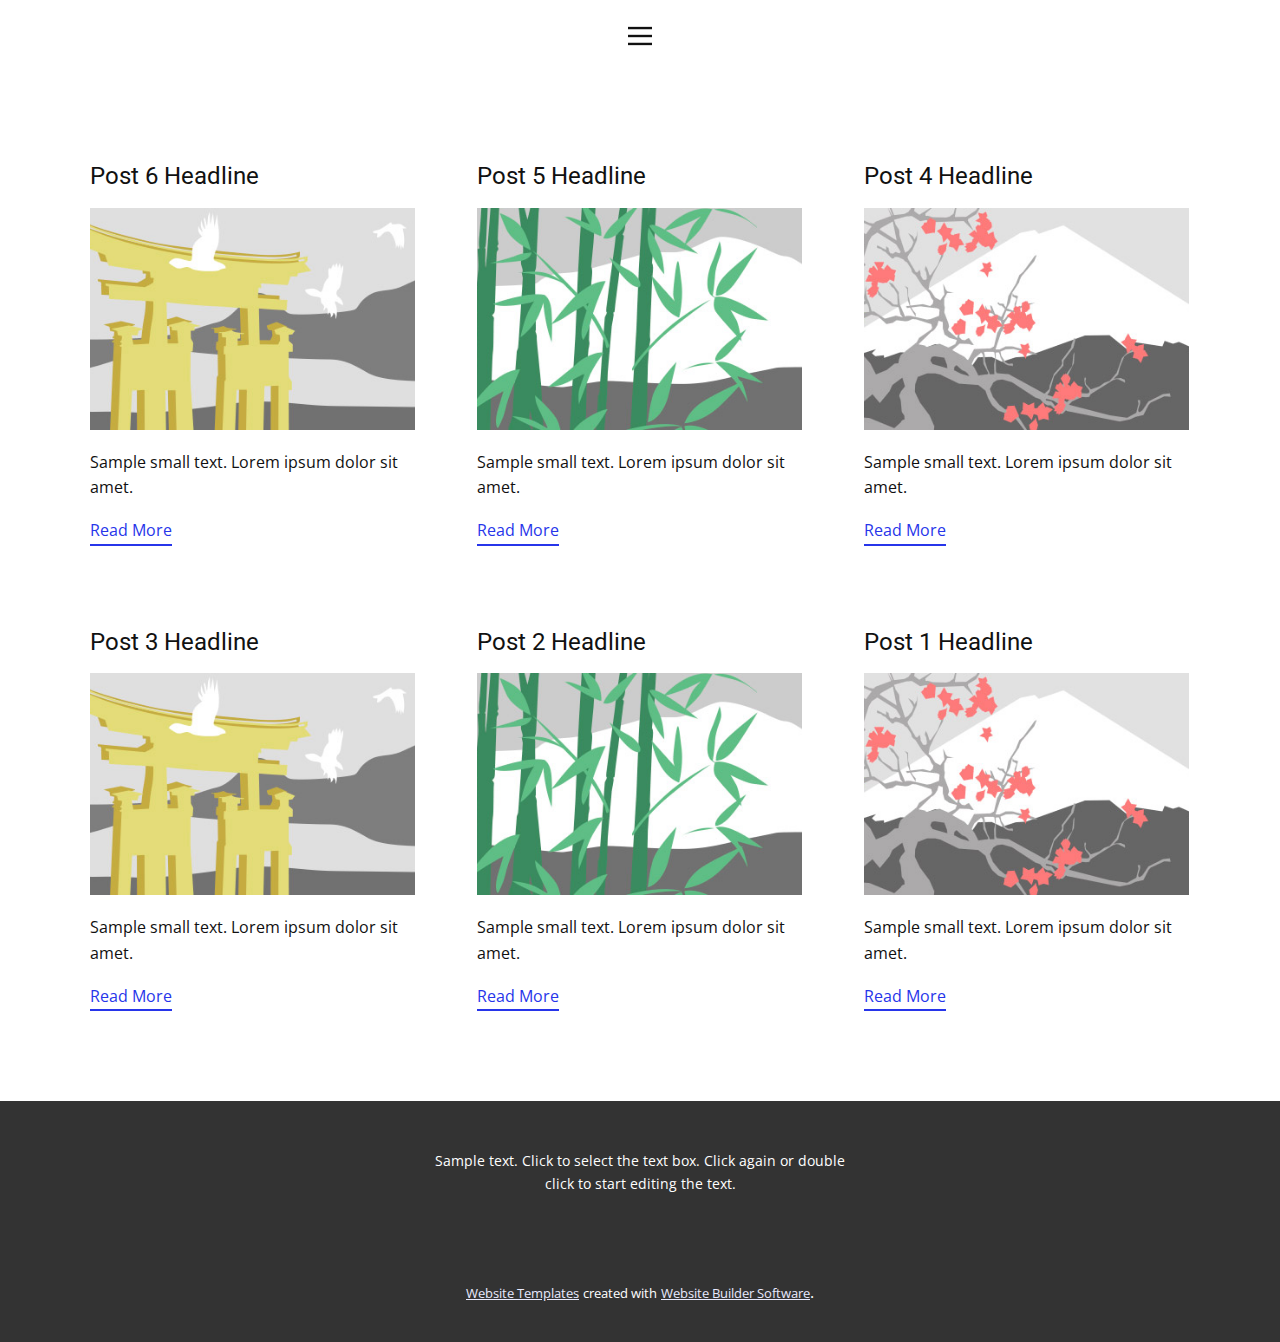
<file: about/ABOUT (DM)/blog/blog.html>
<!DOCTYPE html>
<html style="font-size: 16px;" lang="en"><head>
    <meta name="viewport" content="width=device-width, initial-scale=1.0">
    <meta charset="utf-8">
    <meta name="keywords" content="">
    <meta name="description" content="">
    <title>Blog Template</title>
    <link rel="stylesheet" href="../nicepage.css" media="screen">
<link rel="stylesheet" href="../Blog-Template.css" media="screen">
    <script class="u-script" type="text/javascript" src="../jquery-1.9.1.min.js" defer=""></script>
    <script class="u-script" type="text/javascript" src="../nicepage.js" defer=""></script>
    <meta name="generator" content="Nicepage 5.12.9, nicepage.com">
    <link id="u-theme-google-font" rel="stylesheet" href="https://fonts.googleapis.com/css?family=Roboto:100,100i,300,300i,400,400i,500,500i,700,700i,900,900i|Open+Sans:300,300i,400,400i,500,500i,600,600i,700,700i,800,800i">
    
    
    <script type="application/ld+json">{
		"@context": "http://schema.org",
		"@type": "Organization",
		"name": ""
}</script>
    <meta name="theme-color" content="#2735ea">
  <meta data-intl-tel-input-cdn-path="intlTelInput/"></head>
  <body class="u-body u-xl-mode" data-lang="en"><header class="u-clearfix u-header u-header" id="sec-ca63"><div class="u-clearfix u-sheet u-sheet-1">
        <nav class="u-align-left u-menu u-menu-hamburger u-offcanvas u-menu-1" data-responsive-from="XL">
          <div class="menu-collapse">
            <a class="u-button-style u-nav-link" href="#" style="padding: 4px 0px; font-size: calc(1em + 8px);">
              <svg class="u-svg-link" preserveAspectRatio="xMidYMin slice" viewBox="0 0 302 302" style=""><use xlink:href="#svg-5c50"></use></svg>
              <svg xmlns="http://www.w3.org/2000/svg" xmlns:xlink="http://www.w3.org/1999/xlink" version="1.1" id="svg-5c50" x="0px" y="0px" viewBox="0 0 302 302" style="enable-background:new 0 0 302 302;" xml:space="preserve" class="u-svg-content"><g><rect y="36" width="302" height="30"></rect><rect y="236" width="302" height="30"></rect><rect y="136" width="302" height="30"></rect>
</g><g></g><g></g><g></g><g></g><g></g><g></g><g></g><g></g><g></g><g></g><g></g><g></g><g></g><g></g><g></g></svg>
            </a>
          </div>
          <div class="u-custom-menu u-nav-container">
            <ul class="u-nav u-unstyled u-nav-1"><li class="u-nav-item"><a class="u-button-style u-nav-link u-text-active-palette-1-base u-text-hover-palette-2-base" href="#" style="padding: 10px 20px;">Home</a>
</li><li class="u-nav-item"><a class="u-button-style u-nav-link u-text-active-palette-1-base u-text-hover-palette-2-base" href="#" style="padding: 10px 20px;">About</a>
</li><li class="u-nav-item"><a class="u-button-style u-nav-link u-text-active-palette-1-base u-text-hover-palette-2-base" href="#" style="padding: 10px 20px;">Contact</a>
</li></ul>
          </div>
          <div class="u-custom-menu u-nav-container-collapse">
            <div class="u-align-center u-black u-container-style u-inner-container-layout u-opacity u-opacity-95 u-sidenav">
              <div class="u-inner-container-layout u-sidenav-overflow">
                <div class="u-menu-close"></div>
                <ul class="u-align-center u-nav u-popupmenu-items u-unstyled u-nav-2"><li class="u-nav-item"><a class="u-button-style u-nav-link" href="#">Home</a>
</li><li class="u-nav-item"><a class="u-button-style u-nav-link" href="#">About</a>
</li><li class="u-nav-item"><a class="u-button-style u-nav-link" href="#">Contact</a>
</li></ul>
              </div>
            </div>
            <div class="u-black u-menu-overlay u-opacity u-opacity-70"></div>
          </div>
        </nav>
      </div></header>
    <section class="u-clearfix u-section-1" id="sec-cf23">
      <div class="u-clearfix u-sheet u-valign-middle u-sheet-1"><!--blog--><!--blog_options_json--><!--{"type":"Recent","source":"","tags":"","count":""}--><!--/blog_options_json-->
        <div class="u-blog u-expanded-width u-repeater u-repeater-1"><!--blog_post-->
          <div class="u-blog-post u-container-style u-repeater-item u-white u-repeater-item-1">
            <div class="u-container-layout u-similar-container u-valign-top u-container-layout-1"><!--blog_post_header-->
              <h4 class="u-blog-control u-text u-text-1">
                <a class="u-post-header-link" href="../blog/post-5.html">Post 6 Headline</a>
              </h4><!--/blog_post_header--><!--blog_post_image-->
              <a class="u-post-header-link" href="../blog/post-5.html"><img alt="" class="u-blog-control u-expanded-width u-image u-image-default u-image-1" src="../images/8ad73f3c.jpeg"></a><!--/blog_post_image--><!--blog_post_content-->
              <div class="u-blog-control u-post-content u-text u-text-2 fr-view">Sample small text. Lorem ipsum dolor sit amet.</div><!--/blog_post_content--><!--blog_post_readmore-->
              <a href="../blog/post-5.html" class="u-blog-control u-border-2 u-border-palette-1-base u-btn u-btn-rectangle u-button-style u-none u-btn-1"><!--blog_post_readmore_content--><!--options_json--><!--{"content":"","defaultValue":"Read More"}--><!--/options_json-->Read More<!--/blog_post_readmore_content--></a><!--/blog_post_readmore-->
            </div>
          </div><div class="u-blog-post u-container-style u-repeater-item u-video-cover u-white">
            <div class="u-container-layout u-similar-container u-valign-top u-container-layout-2"><!--blog_post_header-->
              <h4 class="u-blog-control u-text u-text-3">
                <a class="u-post-header-link" href="../blog/post-4.html">Post 5 Headline</a>
              </h4><!--/blog_post_header--><!--blog_post_image-->
              <a class="u-post-header-link" href="../blog/post-4.html"><img alt="" class="u-blog-control u-expanded-width u-image u-image-default u-image-2" src="../images/68f64b9d.jpeg"></a><!--/blog_post_image--><!--blog_post_content-->
              <div class="u-blog-control u-post-content u-text u-text-4 fr-view">Sample small text. Lorem ipsum dolor sit amet.</div><!--/blog_post_content--><!--blog_post_readmore-->
              <a href="../blog/post-4.html" class="u-blog-control u-border-2 u-border-palette-1-base u-btn u-btn-rectangle u-button-style u-none u-btn-2"><!--blog_post_readmore_content--><!--options_json--><!--{"content":"","defaultValue":"Read More"}--><!--/options_json-->Read More<!--/blog_post_readmore_content--></a><!--/blog_post_readmore-->
            </div>
          </div><div class="u-blog-post u-container-style u-repeater-item u-video-cover u-white">
            <div class="u-container-layout u-similar-container u-valign-top u-container-layout-3"><!--blog_post_header-->
              <h4 class="u-blog-control u-text u-text-5">
                <a class="u-post-header-link" href="../blog/post-3.html">Post 4 Headline</a>
              </h4><!--/blog_post_header--><!--blog_post_image-->
              <a class="u-post-header-link" href="../blog/post-3.html"><img alt="" class="u-blog-control u-expanded-width u-image u-image-default u-image-3" src="../images/0fd3416c.jpeg"></a><!--/blog_post_image--><!--blog_post_content-->
              <div class="u-blog-control u-post-content u-text u-text-6 fr-view">Sample small text. Lorem ipsum dolor sit amet.</div><!--/blog_post_content--><!--blog_post_readmore-->
              <a href="../blog/post-3.html" class="u-blog-control u-border-2 u-border-palette-1-base u-btn u-btn-rectangle u-button-style u-none u-btn-3"><!--blog_post_readmore_content--><!--options_json--><!--{"content":"","defaultValue":"Read More"}--><!--/options_json-->Read More<!--/blog_post_readmore_content--></a><!--/blog_post_readmore-->
            </div>
          </div><div class="u-blog-post u-container-style u-repeater-item u-white u-repeater-item-1">
            <div class="u-container-layout u-similar-container u-valign-top u-container-layout-1"><!--blog_post_header-->
              <h4 class="u-blog-control u-text u-text-1">
                <a class="u-post-header-link" href="../blog/post-2.html">Post 3 Headline</a>
              </h4><!--/blog_post_header--><!--blog_post_image-->
              <a class="u-post-header-link" href="../blog/post-2.html"><img alt="" class="u-blog-control u-expanded-width u-image u-image-default u-image-1" src="../images/8ad73f3c.jpeg"></a><!--/blog_post_image--><!--blog_post_content-->
              <div class="u-blog-control u-post-content u-text u-text-2 fr-view">Sample small text. Lorem ipsum dolor sit amet.</div><!--/blog_post_content--><!--blog_post_readmore-->
              <a href="../blog/post-2.html" class="u-blog-control u-border-2 u-border-palette-1-base u-btn u-btn-rectangle u-button-style u-none u-btn-1"><!--blog_post_readmore_content--><!--options_json--><!--{"content":"","defaultValue":"Read More"}--><!--/options_json-->Read More<!--/blog_post_readmore_content--></a><!--/blog_post_readmore-->
            </div>
          </div><div class="u-blog-post u-container-style u-repeater-item u-video-cover u-white">
            <div class="u-container-layout u-similar-container u-valign-top u-container-layout-2"><!--blog_post_header-->
              <h4 class="u-blog-control u-text u-text-3">
                <a class="u-post-header-link" href="../blog/post-1.html">Post 2 Headline</a>
              </h4><!--/blog_post_header--><!--blog_post_image-->
              <a class="u-post-header-link" href="../blog/post-1.html"><img alt="" class="u-blog-control u-expanded-width u-image u-image-default u-image-2" src="../images/68f64b9d.jpeg"></a><!--/blog_post_image--><!--blog_post_content-->
              <div class="u-blog-control u-post-content u-text u-text-4 fr-view">Sample small text. Lorem ipsum dolor sit amet.</div><!--/blog_post_content--><!--blog_post_readmore-->
              <a href="../blog/post-1.html" class="u-blog-control u-border-2 u-border-palette-1-base u-btn u-btn-rectangle u-button-style u-none u-btn-2"><!--blog_post_readmore_content--><!--options_json--><!--{"content":"","defaultValue":"Read More"}--><!--/options_json-->Read More<!--/blog_post_readmore_content--></a><!--/blog_post_readmore-->
            </div>
          </div><div class="u-blog-post u-container-style u-repeater-item u-video-cover u-white">
            <div class="u-container-layout u-similar-container u-valign-top u-container-layout-3"><!--blog_post_header-->
              <h4 class="u-blog-control u-text u-text-5">
                <a class="u-post-header-link" href="../blog/post.html">Post 1 Headline</a>
              </h4><!--/blog_post_header--><!--blog_post_image-->
              <a class="u-post-header-link" href="../blog/post.html"><img alt="" class="u-blog-control u-expanded-width u-image u-image-default u-image-3" src="../images/0fd3416c.jpeg"></a><!--/blog_post_image--><!--blog_post_content-->
              <div class="u-blog-control u-post-content u-text u-text-6 fr-view">Sample small text. Lorem ipsum dolor sit amet.</div><!--/blog_post_content--><!--blog_post_readmore-->
              <a href="../blog/post.html" class="u-blog-control u-border-2 u-border-palette-1-base u-btn u-btn-rectangle u-button-style u-none u-btn-3"><!--blog_post_readmore_content--><!--options_json--><!--{"content":"","defaultValue":"Read More"}--><!--/options_json-->Read More<!--/blog_post_readmore_content--></a><!--/blog_post_readmore-->
            </div>
          </div><!--/blog_post--><!--blog_post-->
          <!--/blog_post--><!--blog_post-->
          <!--/blog_post-->
        </div><!--/blog-->
      </div>
    </section>
    
    
    <footer class="u-align-center u-clearfix u-footer u-grey-80 u-footer" id="sec-aa01"><div class="u-clearfix u-sheet u-sheet-1">
        <p class="u-small-text u-text u-text-variant u-text-1">Sample text. Click to select the text box. Click again or double click to start editing the text.</p>
      </div></footer>
    <section class="u-backlink u-clearfix u-grey-80">
      <a class="u-link" href="https://nicepage.com/website-templates" target="_blank">
        <span>Website Templates</span>
      </a>
      <p class="u-text">
        <span>created with</span>
      </p>
      <a class="u-link" href="" target="_blank">
        <span>Website Builder Software</span>
      </a>. 
    </section>
  
</body></html>
</file>
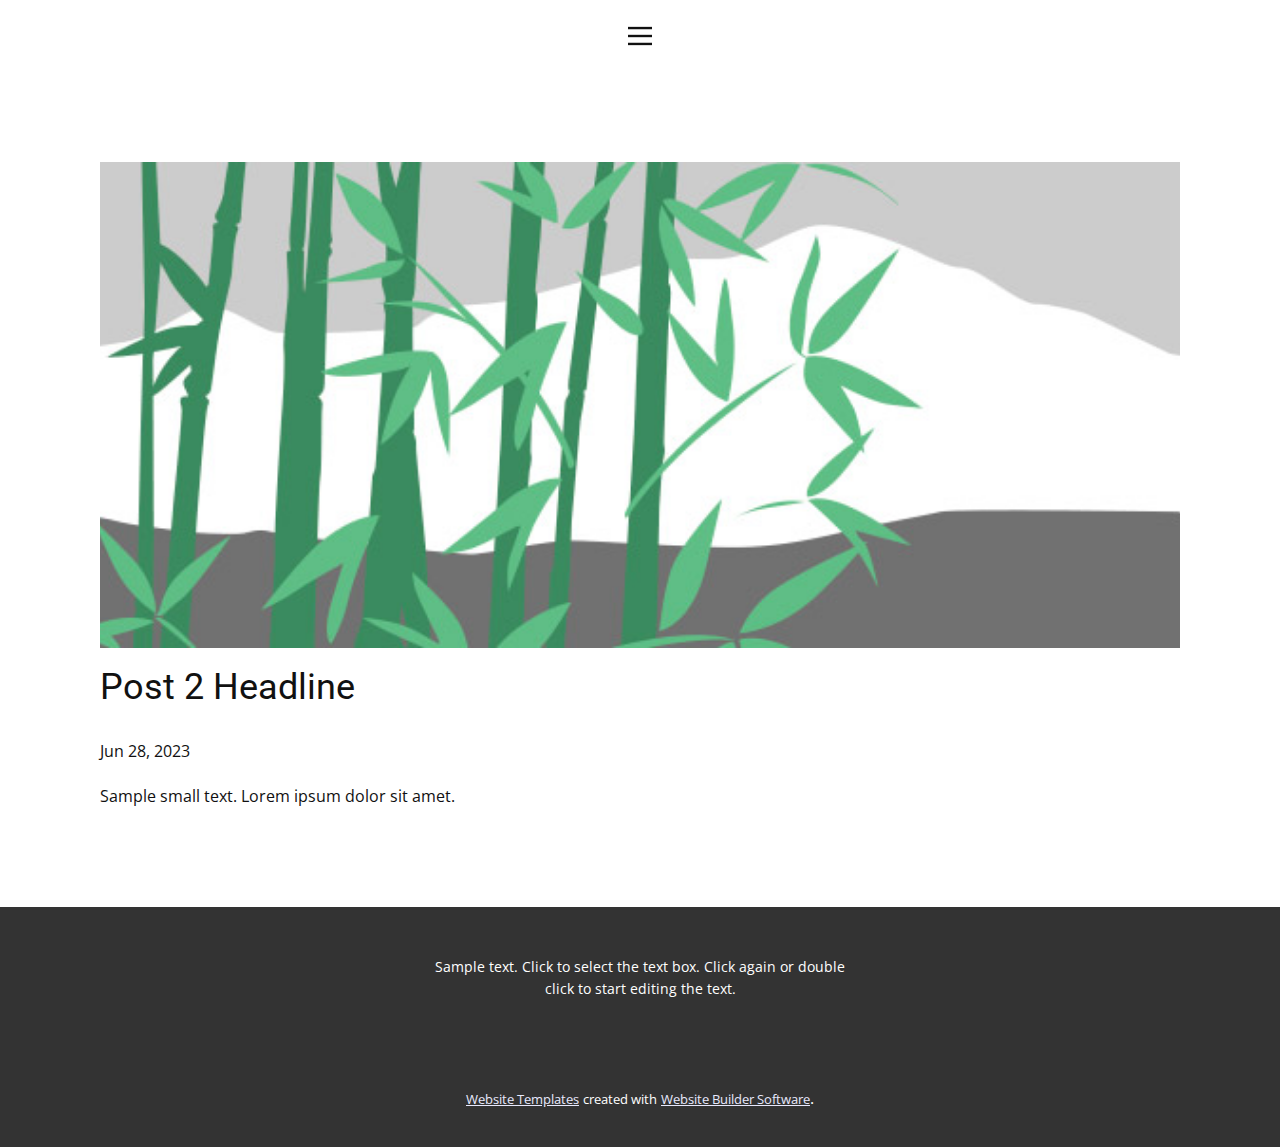
<file: about/ABOUT (DM)/blog/post-1.html>
<!DOCTYPE html>
<html style="font-size: 16px;" lang="en"><head>
    <meta name="viewport" content="width=device-width, initial-scale=1.0">
    <meta charset="utf-8">
    <meta name="keywords" content="Post 1 Headline">
    <meta name="description" content="">
    <title>Post 2 Headline</title>
    <link rel="stylesheet" href="../nicepage.css" media="screen">
<link rel="stylesheet" href="../Post-Template.css" media="screen">
    <script class="u-script" type="text/javascript" src="../jquery-1.9.1.min.js" defer=""></script>
    <script class="u-script" type="text/javascript" src="../nicepage.js" defer=""></script>
    <meta name="generator" content="Nicepage 5.12.9, nicepage.com">
    <link id="u-theme-google-font" rel="stylesheet" href="https://fonts.googleapis.com/css?family=Roboto:100,100i,300,300i,400,400i,500,500i,700,700i,900,900i|Open+Sans:300,300i,400,400i,500,500i,600,600i,700,700i,800,800i">
    
    
    <script type="application/ld+json">{
		"@context": "http://schema.org",
		"@type": "Organization",
		"name": ""
}</script>
    <meta name="theme-color" content="#2735ea">
  <meta data-intl-tel-input-cdn-path="intlTelInput/"></head>
  <body class="u-body u-xl-mode" data-lang="en"><header class="u-clearfix u-header u-header" id="sec-ca63"><div class="u-clearfix u-sheet u-sheet-1">
        <nav class="u-align-left u-menu u-menu-hamburger u-offcanvas u-menu-1" data-responsive-from="XL">
          <div class="menu-collapse">
            <a class="u-button-style u-nav-link" href="#" style="padding: 4px 0px; font-size: calc(1em + 8px);">
              <svg class="u-svg-link" preserveAspectRatio="xMidYMin slice" viewBox="0 0 302 302" style=""><use xlink:href="#svg-5c50"></use></svg>
              <svg xmlns="http://www.w3.org/2000/svg" xmlns:xlink="http://www.w3.org/1999/xlink" version="1.1" id="svg-5c50" x="0px" y="0px" viewBox="0 0 302 302" style="enable-background:new 0 0 302 302;" xml:space="preserve" class="u-svg-content"><g><rect y="36" width="302" height="30"></rect><rect y="236" width="302" height="30"></rect><rect y="136" width="302" height="30"></rect>
</g><g></g><g></g><g></g><g></g><g></g><g></g><g></g><g></g><g></g><g></g><g></g><g></g><g></g><g></g><g></g></svg>
            </a>
          </div>
          <div class="u-custom-menu u-nav-container">
            <ul class="u-nav u-unstyled u-nav-1"><li class="u-nav-item"><a class="u-button-style u-nav-link u-text-active-palette-1-base u-text-hover-palette-2-base" href="#" style="padding: 10px 20px;">Home</a>
</li><li class="u-nav-item"><a class="u-button-style u-nav-link u-text-active-palette-1-base u-text-hover-palette-2-base" href="#" style="padding: 10px 20px;">About</a>
</li><li class="u-nav-item"><a class="u-button-style u-nav-link u-text-active-palette-1-base u-text-hover-palette-2-base" href="#" style="padding: 10px 20px;">Contact</a>
</li></ul>
          </div>
          <div class="u-custom-menu u-nav-container-collapse">
            <div class="u-align-center u-black u-container-style u-inner-container-layout u-opacity u-opacity-95 u-sidenav">
              <div class="u-inner-container-layout u-sidenav-overflow">
                <div class="u-menu-close"></div>
                <ul class="u-align-center u-nav u-popupmenu-items u-unstyled u-nav-2"><li class="u-nav-item"><a class="u-button-style u-nav-link" href="#">Home</a>
</li><li class="u-nav-item"><a class="u-button-style u-nav-link" href="#">About</a>
</li><li class="u-nav-item"><a class="u-button-style u-nav-link" href="#">Contact</a>
</li></ul>
              </div>
            </div>
            <div class="u-black u-menu-overlay u-opacity u-opacity-70"></div>
          </div>
        </nav>
      </div></header>
    <section class="u-align-center u-clearfix u-section-1" id="sec-78af">
      <div class="u-clearfix u-sheet u-valign-middle-md u-valign-middle-sm u-valign-middle-xs u-sheet-1"><!--post_details--><!--post_details_options_json--><!--{"source":""}--><!--/post_details_options_json--><!--blog_post-->
        <div class="u-container-style u-expanded-width u-post-details u-post-details-1">
          <div class="u-container-layout u-valign-middle u-container-layout-1"><!--blog_post_image-->
            <img alt="" class="u-blog-control u-expanded-width u-image u-image-default u-image-1" src="../images/68f64b9d.jpeg"><!--/blog_post_image--><!--blog_post_header-->
            <h2 class="u-blog-control u-text u-text-1">Post 2 Headline</h2><!--/blog_post_header--><!--blog_post_metadata-->
            <div class="u-blog-control u-metadata u-metadata-1"><!--blog_post_metadata_date-->
              <span class="u-meta-date u-meta-icon">Jun 28, 2023</span><!--/blog_post_metadata_date--><!--blog_post_metadata_category-->
              <!--/blog_post_metadata_category--><!--blog_post_metadata_comments-->
              <!--/blog_post_metadata_comments-->
            </div><!--/blog_post_metadata--><!--blog_post_content-->
            <div class="u-align-justify u-blog-control u-post-content u-text u-text-2 fr-view">
  Sample small text. Lorem ipsum dolor sit amet.
  </div><!--/blog_post_content-->
          </div>
        </div><!--/blog_post--><!--/post_details-->
      </div>
    </section>
    
    
    <footer class="u-align-center u-clearfix u-footer u-grey-80 u-footer" id="sec-aa01"><div class="u-clearfix u-sheet u-sheet-1">
        <p class="u-small-text u-text u-text-variant u-text-1">Sample text. Click to select the text box. Click again or double click to start editing the text.</p>
      </div></footer>
    <section class="u-backlink u-clearfix u-grey-80">
      <a class="u-link" href="https://nicepage.com/website-templates" target="_blank">
        <span>Website Templates</span>
      </a>
      <p class="u-text">
        <span>created with</span>
      </p>
      <a class="u-link" href="" target="_blank">
        <span>Website Builder Software</span>
      </a>. 
    </section>
  
</body></html>
</file>
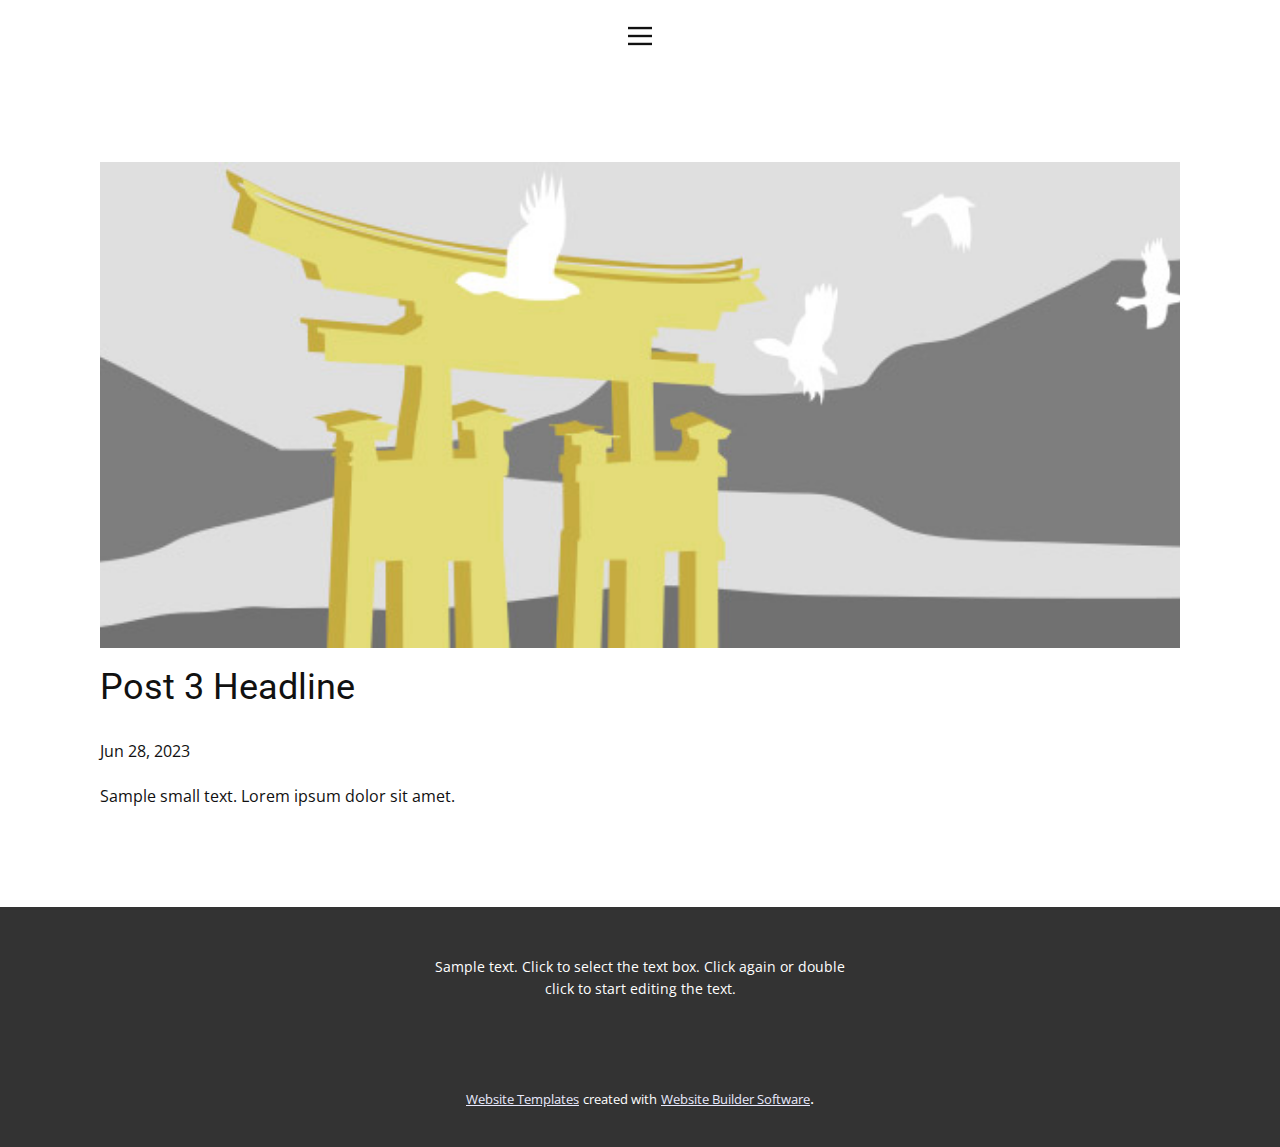
<file: about/ABOUT (DM)/blog/post-2.html>
<!DOCTYPE html>
<html style="font-size: 16px;" lang="en"><head>
    <meta name="viewport" content="width=device-width, initial-scale=1.0">
    <meta charset="utf-8">
    <meta name="keywords" content="Post 1 Headline">
    <meta name="description" content="">
    <title>Post 3 Headline</title>
    <link rel="stylesheet" href="../nicepage.css" media="screen">
<link rel="stylesheet" href="../Post-Template.css" media="screen">
    <script class="u-script" type="text/javascript" src="../jquery-1.9.1.min.js" defer=""></script>
    <script class="u-script" type="text/javascript" src="../nicepage.js" defer=""></script>
    <meta name="generator" content="Nicepage 5.12.9, nicepage.com">
    <link id="u-theme-google-font" rel="stylesheet" href="https://fonts.googleapis.com/css?family=Roboto:100,100i,300,300i,400,400i,500,500i,700,700i,900,900i|Open+Sans:300,300i,400,400i,500,500i,600,600i,700,700i,800,800i">
    
    
    <script type="application/ld+json">{
		"@context": "http://schema.org",
		"@type": "Organization",
		"name": ""
}</script>
    <meta name="theme-color" content="#2735ea">
  <meta data-intl-tel-input-cdn-path="intlTelInput/"></head>
  <body class="u-body u-xl-mode" data-lang="en"><header class="u-clearfix u-header u-header" id="sec-ca63"><div class="u-clearfix u-sheet u-sheet-1">
        <nav class="u-align-left u-menu u-menu-hamburger u-offcanvas u-menu-1" data-responsive-from="XL">
          <div class="menu-collapse">
            <a class="u-button-style u-nav-link" href="#" style="padding: 4px 0px; font-size: calc(1em + 8px);">
              <svg class="u-svg-link" preserveAspectRatio="xMidYMin slice" viewBox="0 0 302 302" style=""><use xlink:href="#svg-5c50"></use></svg>
              <svg xmlns="http://www.w3.org/2000/svg" xmlns:xlink="http://www.w3.org/1999/xlink" version="1.1" id="svg-5c50" x="0px" y="0px" viewBox="0 0 302 302" style="enable-background:new 0 0 302 302;" xml:space="preserve" class="u-svg-content"><g><rect y="36" width="302" height="30"></rect><rect y="236" width="302" height="30"></rect><rect y="136" width="302" height="30"></rect>
</g><g></g><g></g><g></g><g></g><g></g><g></g><g></g><g></g><g></g><g></g><g></g><g></g><g></g><g></g><g></g></svg>
            </a>
          </div>
          <div class="u-custom-menu u-nav-container">
            <ul class="u-nav u-unstyled u-nav-1"><li class="u-nav-item"><a class="u-button-style u-nav-link u-text-active-palette-1-base u-text-hover-palette-2-base" href="#" style="padding: 10px 20px;">Home</a>
</li><li class="u-nav-item"><a class="u-button-style u-nav-link u-text-active-palette-1-base u-text-hover-palette-2-base" href="#" style="padding: 10px 20px;">About</a>
</li><li class="u-nav-item"><a class="u-button-style u-nav-link u-text-active-palette-1-base u-text-hover-palette-2-base" href="#" style="padding: 10px 20px;">Contact</a>
</li></ul>
          </div>
          <div class="u-custom-menu u-nav-container-collapse">
            <div class="u-align-center u-black u-container-style u-inner-container-layout u-opacity u-opacity-95 u-sidenav">
              <div class="u-inner-container-layout u-sidenav-overflow">
                <div class="u-menu-close"></div>
                <ul class="u-align-center u-nav u-popupmenu-items u-unstyled u-nav-2"><li class="u-nav-item"><a class="u-button-style u-nav-link" href="#">Home</a>
</li><li class="u-nav-item"><a class="u-button-style u-nav-link" href="#">About</a>
</li><li class="u-nav-item"><a class="u-button-style u-nav-link" href="#">Contact</a>
</li></ul>
              </div>
            </div>
            <div class="u-black u-menu-overlay u-opacity u-opacity-70"></div>
          </div>
        </nav>
      </div></header>
    <section class="u-align-center u-clearfix u-section-1" id="sec-78af">
      <div class="u-clearfix u-sheet u-valign-middle-md u-valign-middle-sm u-valign-middle-xs u-sheet-1"><!--post_details--><!--post_details_options_json--><!--{"source":""}--><!--/post_details_options_json--><!--blog_post-->
        <div class="u-container-style u-expanded-width u-post-details u-post-details-1">
          <div class="u-container-layout u-valign-middle u-container-layout-1"><!--blog_post_image-->
            <img alt="" class="u-blog-control u-expanded-width u-image u-image-default u-image-1" src="../images/8ad73f3c.jpeg"><!--/blog_post_image--><!--blog_post_header-->
            <h2 class="u-blog-control u-text u-text-1">Post 3 Headline</h2><!--/blog_post_header--><!--blog_post_metadata-->
            <div class="u-blog-control u-metadata u-metadata-1"><!--blog_post_metadata_date-->
              <span class="u-meta-date u-meta-icon">Jun 28, 2023</span><!--/blog_post_metadata_date--><!--blog_post_metadata_category-->
              <!--/blog_post_metadata_category--><!--blog_post_metadata_comments-->
              <!--/blog_post_metadata_comments-->
            </div><!--/blog_post_metadata--><!--blog_post_content-->
            <div class="u-align-justify u-blog-control u-post-content u-text u-text-2 fr-view">
  Sample small text. Lorem ipsum dolor sit amet.
  </div><!--/blog_post_content-->
          </div>
        </div><!--/blog_post--><!--/post_details-->
      </div>
    </section>
    
    
    <footer class="u-align-center u-clearfix u-footer u-grey-80 u-footer" id="sec-aa01"><div class="u-clearfix u-sheet u-sheet-1">
        <p class="u-small-text u-text u-text-variant u-text-1">Sample text. Click to select the text box. Click again or double click to start editing the text.</p>
      </div></footer>
    <section class="u-backlink u-clearfix u-grey-80">
      <a class="u-link" href="https://nicepage.com/website-templates" target="_blank">
        <span>Website Templates</span>
      </a>
      <p class="u-text">
        <span>created with</span>
      </p>
      <a class="u-link" href="" target="_blank">
        <span>Website Builder Software</span>
      </a>. 
    </section>
  
</body></html>
</file>
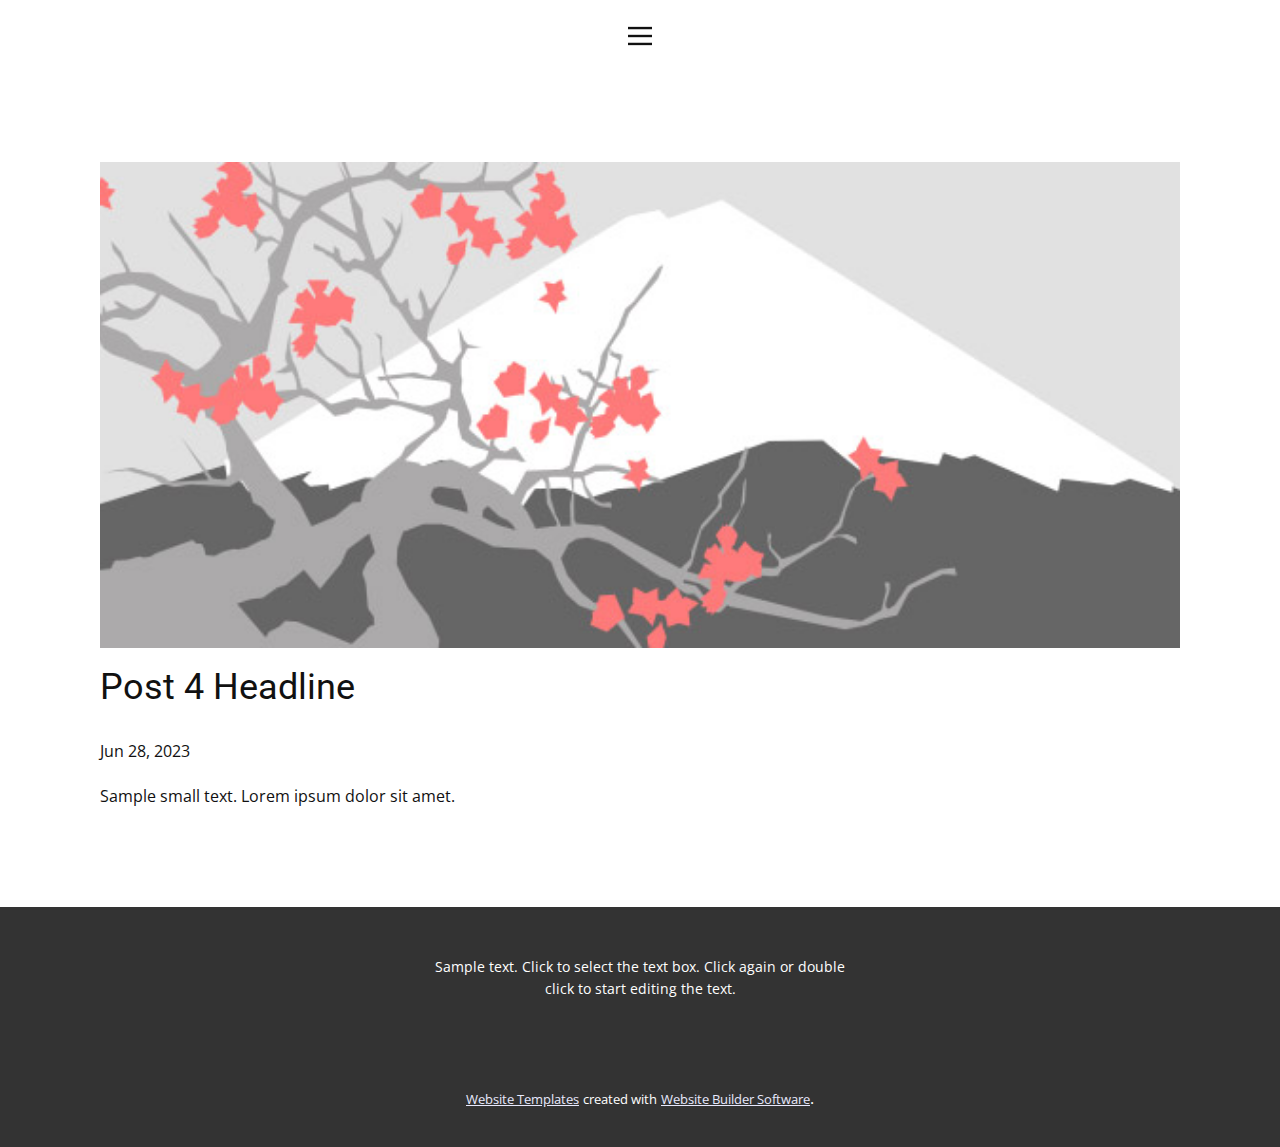
<file: about/ABOUT (DM)/blog/post-3.html>
<!DOCTYPE html>
<html style="font-size: 16px;" lang="en"><head>
    <meta name="viewport" content="width=device-width, initial-scale=1.0">
    <meta charset="utf-8">
    <meta name="keywords" content="Post 1 Headline">
    <meta name="description" content="">
    <title>Post 4 Headline</title>
    <link rel="stylesheet" href="../nicepage.css" media="screen">
<link rel="stylesheet" href="../Post-Template.css" media="screen">
    <script class="u-script" type="text/javascript" src="../jquery-1.9.1.min.js" defer=""></script>
    <script class="u-script" type="text/javascript" src="../nicepage.js" defer=""></script>
    <meta name="generator" content="Nicepage 5.12.9, nicepage.com">
    <link id="u-theme-google-font" rel="stylesheet" href="https://fonts.googleapis.com/css?family=Roboto:100,100i,300,300i,400,400i,500,500i,700,700i,900,900i|Open+Sans:300,300i,400,400i,500,500i,600,600i,700,700i,800,800i">
    
    
    <script type="application/ld+json">{
		"@context": "http://schema.org",
		"@type": "Organization",
		"name": ""
}</script>
    <meta name="theme-color" content="#2735ea">
  <meta data-intl-tel-input-cdn-path="intlTelInput/"></head>
  <body class="u-body u-xl-mode" data-lang="en"><header class="u-clearfix u-header u-header" id="sec-ca63"><div class="u-clearfix u-sheet u-sheet-1">
        <nav class="u-align-left u-menu u-menu-hamburger u-offcanvas u-menu-1" data-responsive-from="XL">
          <div class="menu-collapse">
            <a class="u-button-style u-nav-link" href="#" style="padding: 4px 0px; font-size: calc(1em + 8px);">
              <svg class="u-svg-link" preserveAspectRatio="xMidYMin slice" viewBox="0 0 302 302" style=""><use xlink:href="#svg-5c50"></use></svg>
              <svg xmlns="http://www.w3.org/2000/svg" xmlns:xlink="http://www.w3.org/1999/xlink" version="1.1" id="svg-5c50" x="0px" y="0px" viewBox="0 0 302 302" style="enable-background:new 0 0 302 302;" xml:space="preserve" class="u-svg-content"><g><rect y="36" width="302" height="30"></rect><rect y="236" width="302" height="30"></rect><rect y="136" width="302" height="30"></rect>
</g><g></g><g></g><g></g><g></g><g></g><g></g><g></g><g></g><g></g><g></g><g></g><g></g><g></g><g></g><g></g></svg>
            </a>
          </div>
          <div class="u-custom-menu u-nav-container">
            <ul class="u-nav u-unstyled u-nav-1"><li class="u-nav-item"><a class="u-button-style u-nav-link u-text-active-palette-1-base u-text-hover-palette-2-base" href="#" style="padding: 10px 20px;">Home</a>
</li><li class="u-nav-item"><a class="u-button-style u-nav-link u-text-active-palette-1-base u-text-hover-palette-2-base" href="#" style="padding: 10px 20px;">About</a>
</li><li class="u-nav-item"><a class="u-button-style u-nav-link u-text-active-palette-1-base u-text-hover-palette-2-base" href="#" style="padding: 10px 20px;">Contact</a>
</li></ul>
          </div>
          <div class="u-custom-menu u-nav-container-collapse">
            <div class="u-align-center u-black u-container-style u-inner-container-layout u-opacity u-opacity-95 u-sidenav">
              <div class="u-inner-container-layout u-sidenav-overflow">
                <div class="u-menu-close"></div>
                <ul class="u-align-center u-nav u-popupmenu-items u-unstyled u-nav-2"><li class="u-nav-item"><a class="u-button-style u-nav-link" href="#">Home</a>
</li><li class="u-nav-item"><a class="u-button-style u-nav-link" href="#">About</a>
</li><li class="u-nav-item"><a class="u-button-style u-nav-link" href="#">Contact</a>
</li></ul>
              </div>
            </div>
            <div class="u-black u-menu-overlay u-opacity u-opacity-70"></div>
          </div>
        </nav>
      </div></header>
    <section class="u-align-center u-clearfix u-section-1" id="sec-78af">
      <div class="u-clearfix u-sheet u-valign-middle-md u-valign-middle-sm u-valign-middle-xs u-sheet-1"><!--post_details--><!--post_details_options_json--><!--{"source":""}--><!--/post_details_options_json--><!--blog_post-->
        <div class="u-container-style u-expanded-width u-post-details u-post-details-1">
          <div class="u-container-layout u-valign-middle u-container-layout-1"><!--blog_post_image-->
            <img alt="" class="u-blog-control u-expanded-width u-image u-image-default u-image-1" src="../images/0fd3416c.jpeg"><!--/blog_post_image--><!--blog_post_header-->
            <h2 class="u-blog-control u-text u-text-1">Post 4 Headline</h2><!--/blog_post_header--><!--blog_post_metadata-->
            <div class="u-blog-control u-metadata u-metadata-1"><!--blog_post_metadata_date-->
              <span class="u-meta-date u-meta-icon">Jun 28, 2023</span><!--/blog_post_metadata_date--><!--blog_post_metadata_category-->
              <!--/blog_post_metadata_category--><!--blog_post_metadata_comments-->
              <!--/blog_post_metadata_comments-->
            </div><!--/blog_post_metadata--><!--blog_post_content-->
            <div class="u-align-justify u-blog-control u-post-content u-text u-text-2 fr-view">
  Sample small text. Lorem ipsum dolor sit amet.
  </div><!--/blog_post_content-->
          </div>
        </div><!--/blog_post--><!--/post_details-->
      </div>
    </section>
    
    
    <footer class="u-align-center u-clearfix u-footer u-grey-80 u-footer" id="sec-aa01"><div class="u-clearfix u-sheet u-sheet-1">
        <p class="u-small-text u-text u-text-variant u-text-1">Sample text. Click to select the text box. Click again or double click to start editing the text.</p>
      </div></footer>
    <section class="u-backlink u-clearfix u-grey-80">
      <a class="u-link" href="https://nicepage.com/website-templates" target="_blank">
        <span>Website Templates</span>
      </a>
      <p class="u-text">
        <span>created with</span>
      </p>
      <a class="u-link" href="" target="_blank">
        <span>Website Builder Software</span>
      </a>. 
    </section>
  
</body></html>
</file>
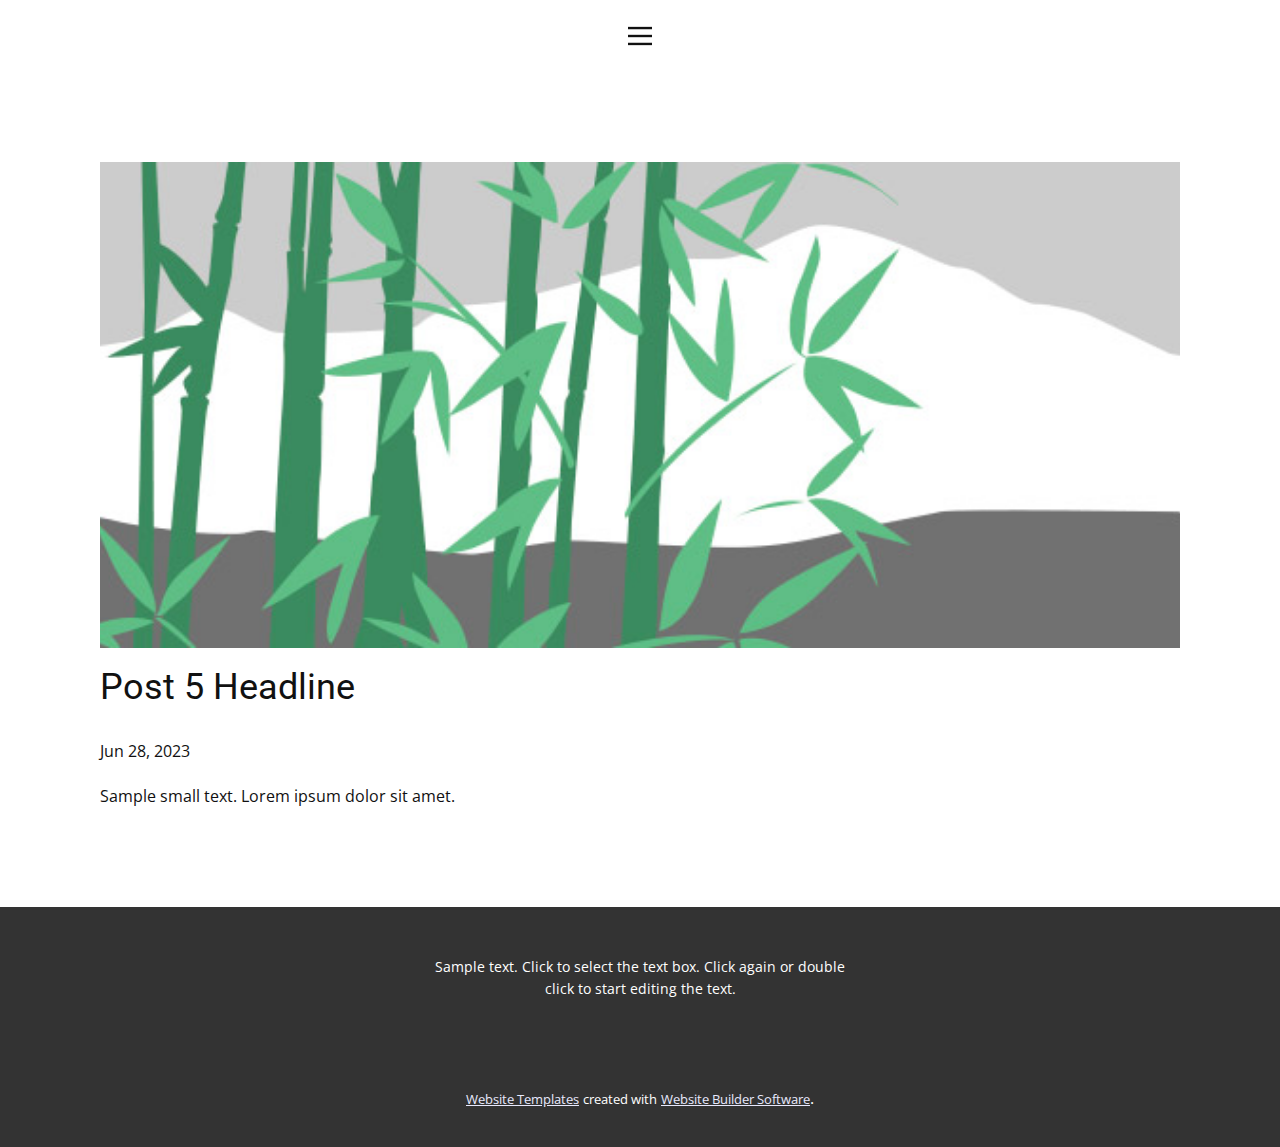
<file: about/ABOUT (DM)/blog/post-4.html>
<!DOCTYPE html>
<html style="font-size: 16px;" lang="en"><head>
    <meta name="viewport" content="width=device-width, initial-scale=1.0">
    <meta charset="utf-8">
    <meta name="keywords" content="Post 1 Headline">
    <meta name="description" content="">
    <title>Post 5 Headline</title>
    <link rel="stylesheet" href="../nicepage.css" media="screen">
<link rel="stylesheet" href="../Post-Template.css" media="screen">
    <script class="u-script" type="text/javascript" src="../jquery-1.9.1.min.js" defer=""></script>
    <script class="u-script" type="text/javascript" src="../nicepage.js" defer=""></script>
    <meta name="generator" content="Nicepage 5.12.9, nicepage.com">
    <link id="u-theme-google-font" rel="stylesheet" href="https://fonts.googleapis.com/css?family=Roboto:100,100i,300,300i,400,400i,500,500i,700,700i,900,900i|Open+Sans:300,300i,400,400i,500,500i,600,600i,700,700i,800,800i">
    
    
    <script type="application/ld+json">{
		"@context": "http://schema.org",
		"@type": "Organization",
		"name": ""
}</script>
    <meta name="theme-color" content="#2735ea">
  <meta data-intl-tel-input-cdn-path="intlTelInput/"></head>
  <body class="u-body u-xl-mode" data-lang="en"><header class="u-clearfix u-header u-header" id="sec-ca63"><div class="u-clearfix u-sheet u-sheet-1">
        <nav class="u-align-left u-menu u-menu-hamburger u-offcanvas u-menu-1" data-responsive-from="XL">
          <div class="menu-collapse">
            <a class="u-button-style u-nav-link" href="#" style="padding: 4px 0px; font-size: calc(1em + 8px);">
              <svg class="u-svg-link" preserveAspectRatio="xMidYMin slice" viewBox="0 0 302 302" style=""><use xlink:href="#svg-5c50"></use></svg>
              <svg xmlns="http://www.w3.org/2000/svg" xmlns:xlink="http://www.w3.org/1999/xlink" version="1.1" id="svg-5c50" x="0px" y="0px" viewBox="0 0 302 302" style="enable-background:new 0 0 302 302;" xml:space="preserve" class="u-svg-content"><g><rect y="36" width="302" height="30"></rect><rect y="236" width="302" height="30"></rect><rect y="136" width="302" height="30"></rect>
</g><g></g><g></g><g></g><g></g><g></g><g></g><g></g><g></g><g></g><g></g><g></g><g></g><g></g><g></g><g></g></svg>
            </a>
          </div>
          <div class="u-custom-menu u-nav-container">
            <ul class="u-nav u-unstyled u-nav-1"><li class="u-nav-item"><a class="u-button-style u-nav-link u-text-active-palette-1-base u-text-hover-palette-2-base" href="#" style="padding: 10px 20px;">Home</a>
</li><li class="u-nav-item"><a class="u-button-style u-nav-link u-text-active-palette-1-base u-text-hover-palette-2-base" href="#" style="padding: 10px 20px;">About</a>
</li><li class="u-nav-item"><a class="u-button-style u-nav-link u-text-active-palette-1-base u-text-hover-palette-2-base" href="#" style="padding: 10px 20px;">Contact</a>
</li></ul>
          </div>
          <div class="u-custom-menu u-nav-container-collapse">
            <div class="u-align-center u-black u-container-style u-inner-container-layout u-opacity u-opacity-95 u-sidenav">
              <div class="u-inner-container-layout u-sidenav-overflow">
                <div class="u-menu-close"></div>
                <ul class="u-align-center u-nav u-popupmenu-items u-unstyled u-nav-2"><li class="u-nav-item"><a class="u-button-style u-nav-link" href="#">Home</a>
</li><li class="u-nav-item"><a class="u-button-style u-nav-link" href="#">About</a>
</li><li class="u-nav-item"><a class="u-button-style u-nav-link" href="#">Contact</a>
</li></ul>
              </div>
            </div>
            <div class="u-black u-menu-overlay u-opacity u-opacity-70"></div>
          </div>
        </nav>
      </div></header>
    <section class="u-align-center u-clearfix u-section-1" id="sec-78af">
      <div class="u-clearfix u-sheet u-valign-middle-md u-valign-middle-sm u-valign-middle-xs u-sheet-1"><!--post_details--><!--post_details_options_json--><!--{"source":""}--><!--/post_details_options_json--><!--blog_post-->
        <div class="u-container-style u-expanded-width u-post-details u-post-details-1">
          <div class="u-container-layout u-valign-middle u-container-layout-1"><!--blog_post_image-->
            <img alt="" class="u-blog-control u-expanded-width u-image u-image-default u-image-1" src="../images/68f64b9d.jpeg"><!--/blog_post_image--><!--blog_post_header-->
            <h2 class="u-blog-control u-text u-text-1">Post 5 Headline</h2><!--/blog_post_header--><!--blog_post_metadata-->
            <div class="u-blog-control u-metadata u-metadata-1"><!--blog_post_metadata_date-->
              <span class="u-meta-date u-meta-icon">Jun 28, 2023</span><!--/blog_post_metadata_date--><!--blog_post_metadata_category-->
              <!--/blog_post_metadata_category--><!--blog_post_metadata_comments-->
              <!--/blog_post_metadata_comments-->
            </div><!--/blog_post_metadata--><!--blog_post_content-->
            <div class="u-align-justify u-blog-control u-post-content u-text u-text-2 fr-view">
  Sample small text. Lorem ipsum dolor sit amet.
  </div><!--/blog_post_content-->
          </div>
        </div><!--/blog_post--><!--/post_details-->
      </div>
    </section>
    
    
    <footer class="u-align-center u-clearfix u-footer u-grey-80 u-footer" id="sec-aa01"><div class="u-clearfix u-sheet u-sheet-1">
        <p class="u-small-text u-text u-text-variant u-text-1">Sample text. Click to select the text box. Click again or double click to start editing the text.</p>
      </div></footer>
    <section class="u-backlink u-clearfix u-grey-80">
      <a class="u-link" href="https://nicepage.com/website-templates" target="_blank">
        <span>Website Templates</span>
      </a>
      <p class="u-text">
        <span>created with</span>
      </p>
      <a class="u-link" href="" target="_blank">
        <span>Website Builder Software</span>
      </a>. 
    </section>
  
</body></html>
</file>
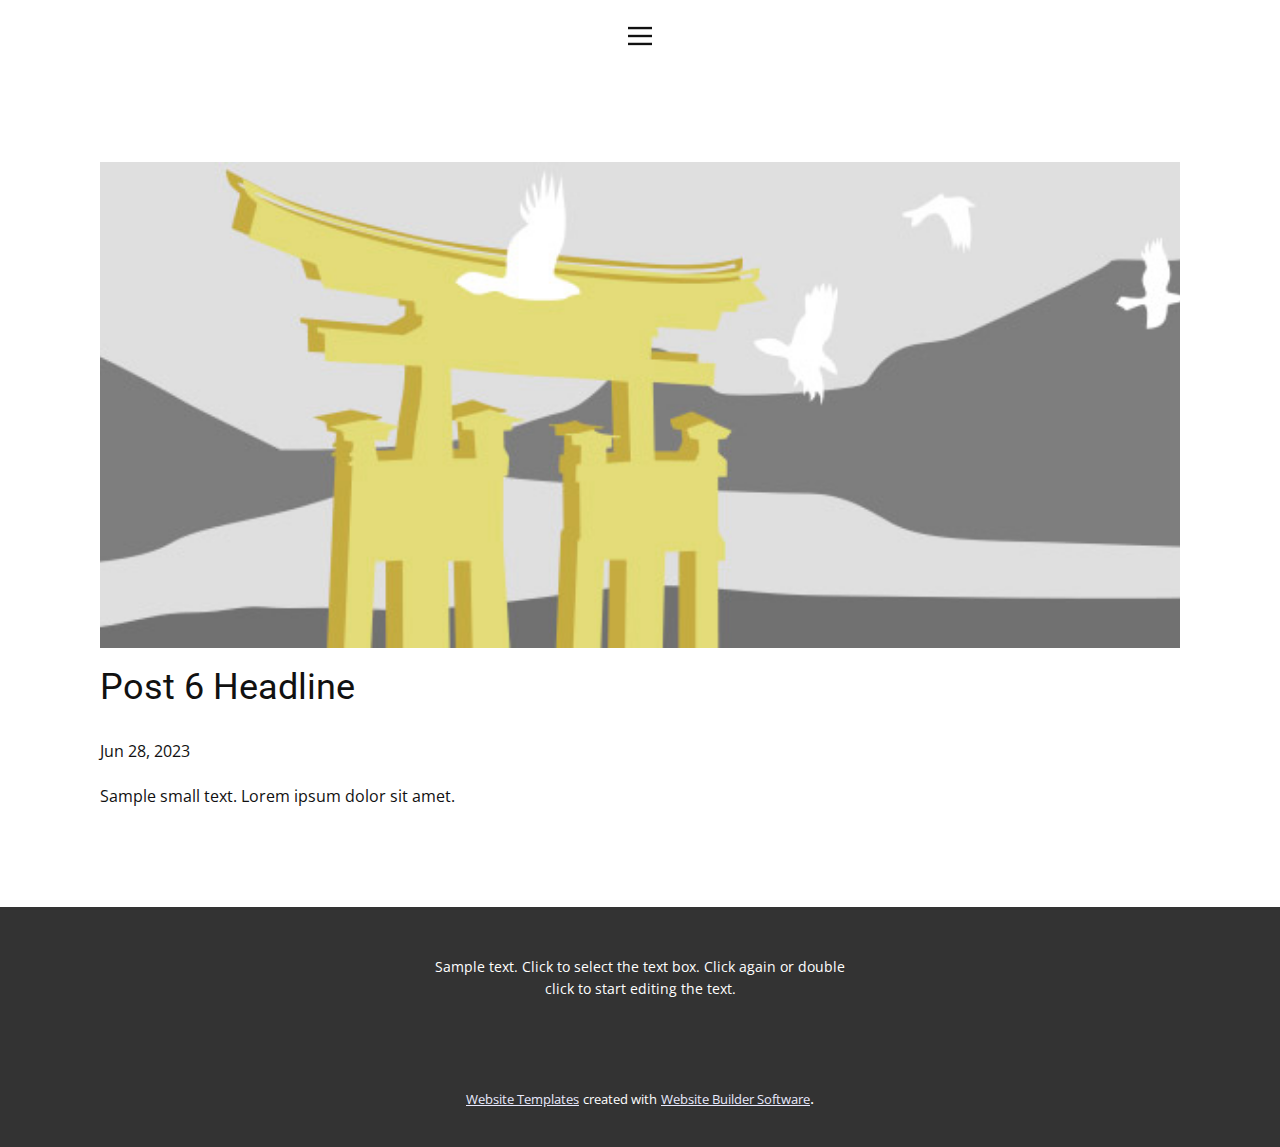
<file: about/ABOUT (DM)/blog/post-5.html>
<!DOCTYPE html>
<html style="font-size: 16px;" lang="en"><head>
    <meta name="viewport" content="width=device-width, initial-scale=1.0">
    <meta charset="utf-8">
    <meta name="keywords" content="Post 1 Headline">
    <meta name="description" content="">
    <title>Post 6 Headline</title>
    <link rel="stylesheet" href="../nicepage.css" media="screen">
<link rel="stylesheet" href="../Post-Template.css" media="screen">
    <script class="u-script" type="text/javascript" src="../jquery-1.9.1.min.js" defer=""></script>
    <script class="u-script" type="text/javascript" src="../nicepage.js" defer=""></script>
    <meta name="generator" content="Nicepage 5.12.9, nicepage.com">
    <link id="u-theme-google-font" rel="stylesheet" href="https://fonts.googleapis.com/css?family=Roboto:100,100i,300,300i,400,400i,500,500i,700,700i,900,900i|Open+Sans:300,300i,400,400i,500,500i,600,600i,700,700i,800,800i">
    
    
    <script type="application/ld+json">{
		"@context": "http://schema.org",
		"@type": "Organization",
		"name": ""
}</script>
    <meta name="theme-color" content="#2735ea">
  <meta data-intl-tel-input-cdn-path="intlTelInput/"></head>
  <body class="u-body u-xl-mode" data-lang="en"><header class="u-clearfix u-header u-header" id="sec-ca63"><div class="u-clearfix u-sheet u-sheet-1">
        <nav class="u-align-left u-menu u-menu-hamburger u-offcanvas u-menu-1" data-responsive-from="XL">
          <div class="menu-collapse">
            <a class="u-button-style u-nav-link" href="#" style="padding: 4px 0px; font-size: calc(1em + 8px);">
              <svg class="u-svg-link" preserveAspectRatio="xMidYMin slice" viewBox="0 0 302 302" style=""><use xlink:href="#svg-5c50"></use></svg>
              <svg xmlns="http://www.w3.org/2000/svg" xmlns:xlink="http://www.w3.org/1999/xlink" version="1.1" id="svg-5c50" x="0px" y="0px" viewBox="0 0 302 302" style="enable-background:new 0 0 302 302;" xml:space="preserve" class="u-svg-content"><g><rect y="36" width="302" height="30"></rect><rect y="236" width="302" height="30"></rect><rect y="136" width="302" height="30"></rect>
</g><g></g><g></g><g></g><g></g><g></g><g></g><g></g><g></g><g></g><g></g><g></g><g></g><g></g><g></g><g></g></svg>
            </a>
          </div>
          <div class="u-custom-menu u-nav-container">
            <ul class="u-nav u-unstyled u-nav-1"><li class="u-nav-item"><a class="u-button-style u-nav-link u-text-active-palette-1-base u-text-hover-palette-2-base" href="#" style="padding: 10px 20px;">Home</a>
</li><li class="u-nav-item"><a class="u-button-style u-nav-link u-text-active-palette-1-base u-text-hover-palette-2-base" href="#" style="padding: 10px 20px;">About</a>
</li><li class="u-nav-item"><a class="u-button-style u-nav-link u-text-active-palette-1-base u-text-hover-palette-2-base" href="#" style="padding: 10px 20px;">Contact</a>
</li></ul>
          </div>
          <div class="u-custom-menu u-nav-container-collapse">
            <div class="u-align-center u-black u-container-style u-inner-container-layout u-opacity u-opacity-95 u-sidenav">
              <div class="u-inner-container-layout u-sidenav-overflow">
                <div class="u-menu-close"></div>
                <ul class="u-align-center u-nav u-popupmenu-items u-unstyled u-nav-2"><li class="u-nav-item"><a class="u-button-style u-nav-link" href="#">Home</a>
</li><li class="u-nav-item"><a class="u-button-style u-nav-link" href="#">About</a>
</li><li class="u-nav-item"><a class="u-button-style u-nav-link" href="#">Contact</a>
</li></ul>
              </div>
            </div>
            <div class="u-black u-menu-overlay u-opacity u-opacity-70"></div>
          </div>
        </nav>
      </div></header>
    <section class="u-align-center u-clearfix u-section-1" id="sec-78af">
      <div class="u-clearfix u-sheet u-valign-middle-md u-valign-middle-sm u-valign-middle-xs u-sheet-1"><!--post_details--><!--post_details_options_json--><!--{"source":""}--><!--/post_details_options_json--><!--blog_post-->
        <div class="u-container-style u-expanded-width u-post-details u-post-details-1">
          <div class="u-container-layout u-valign-middle u-container-layout-1"><!--blog_post_image-->
            <img alt="" class="u-blog-control u-expanded-width u-image u-image-default u-image-1" src="../images/8ad73f3c.jpeg"><!--/blog_post_image--><!--blog_post_header-->
            <h2 class="u-blog-control u-text u-text-1">Post 6 Headline</h2><!--/blog_post_header--><!--blog_post_metadata-->
            <div class="u-blog-control u-metadata u-metadata-1"><!--blog_post_metadata_date-->
              <span class="u-meta-date u-meta-icon">Jun 28, 2023</span><!--/blog_post_metadata_date--><!--blog_post_metadata_category-->
              <!--/blog_post_metadata_category--><!--blog_post_metadata_comments-->
              <!--/blog_post_metadata_comments-->
            </div><!--/blog_post_metadata--><!--blog_post_content-->
            <div class="u-align-justify u-blog-control u-post-content u-text u-text-2 fr-view">
  Sample small text. Lorem ipsum dolor sit amet.
  </div><!--/blog_post_content-->
          </div>
        </div><!--/blog_post--><!--/post_details-->
      </div>
    </section>
    
    
    <footer class="u-align-center u-clearfix u-footer u-grey-80 u-footer" id="sec-aa01"><div class="u-clearfix u-sheet u-sheet-1">
        <p class="u-small-text u-text u-text-variant u-text-1">Sample text. Click to select the text box. Click again or double click to start editing the text.</p>
      </div></footer>
    <section class="u-backlink u-clearfix u-grey-80">
      <a class="u-link" href="https://nicepage.com/website-templates" target="_blank">
        <span>Website Templates</span>
      </a>
      <p class="u-text">
        <span>created with</span>
      </p>
      <a class="u-link" href="" target="_blank">
        <span>Website Builder Software</span>
      </a>. 
    </section>
  
</body></html>
</file>
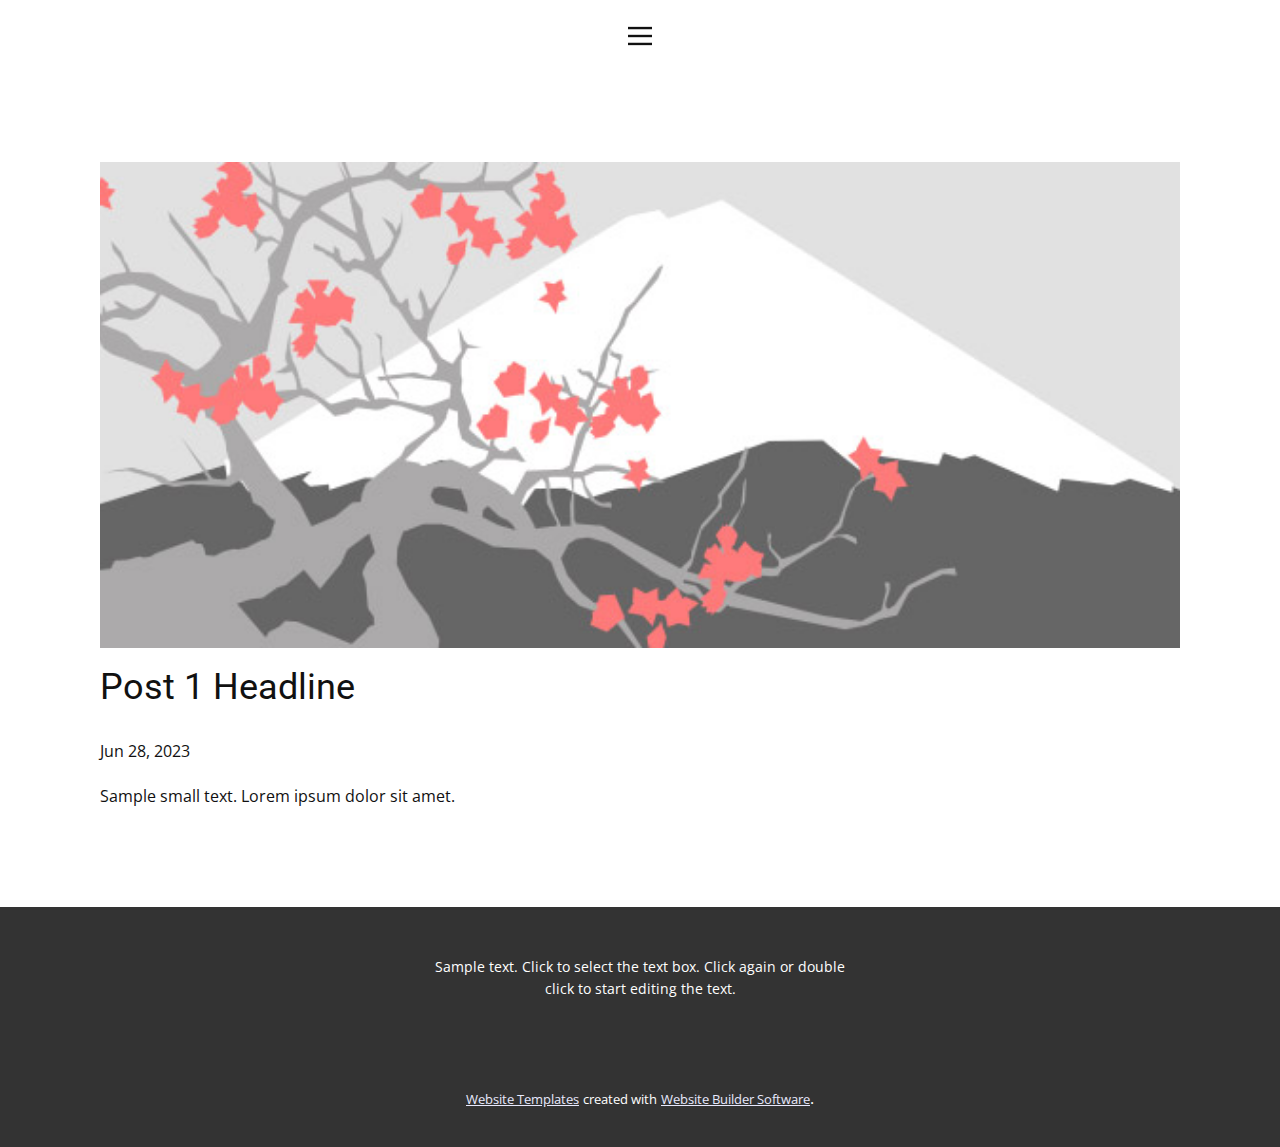
<file: about/ABOUT (DM)/blog/post.html>
<!DOCTYPE html>
<html style="font-size: 16px;" lang="en"><head>
    <meta name="viewport" content="width=device-width, initial-scale=1.0">
    <meta charset="utf-8">
    <meta name="keywords" content="Post 1 Headline">
    <meta name="description" content="">
    <title>Post 1 Headline</title>
    <link rel="stylesheet" href="../nicepage.css" media="screen">
<link rel="stylesheet" href="../Post-Template.css" media="screen">
    <script class="u-script" type="text/javascript" src="../jquery-1.9.1.min.js" defer=""></script>
    <script class="u-script" type="text/javascript" src="../nicepage.js" defer=""></script>
    <meta name="generator" content="Nicepage 5.12.9, nicepage.com">
    <link id="u-theme-google-font" rel="stylesheet" href="https://fonts.googleapis.com/css?family=Roboto:100,100i,300,300i,400,400i,500,500i,700,700i,900,900i|Open+Sans:300,300i,400,400i,500,500i,600,600i,700,700i,800,800i">
    
    
    <script type="application/ld+json">{
		"@context": "http://schema.org",
		"@type": "Organization",
		"name": ""
}</script>
    <meta name="theme-color" content="#2735ea">
  <meta data-intl-tel-input-cdn-path="intlTelInput/"></head>
  <body class="u-body u-xl-mode" data-lang="en"><header class="u-clearfix u-header u-header" id="sec-ca63"><div class="u-clearfix u-sheet u-sheet-1">
        <nav class="u-align-left u-menu u-menu-hamburger u-offcanvas u-menu-1" data-responsive-from="XL">
          <div class="menu-collapse">
            <a class="u-button-style u-nav-link" href="#" style="padding: 4px 0px; font-size: calc(1em + 8px);">
              <svg class="u-svg-link" preserveAspectRatio="xMidYMin slice" viewBox="0 0 302 302" style=""><use xlink:href="#svg-5c50"></use></svg>
              <svg xmlns="http://www.w3.org/2000/svg" xmlns:xlink="http://www.w3.org/1999/xlink" version="1.1" id="svg-5c50" x="0px" y="0px" viewBox="0 0 302 302" style="enable-background:new 0 0 302 302;" xml:space="preserve" class="u-svg-content"><g><rect y="36" width="302" height="30"></rect><rect y="236" width="302" height="30"></rect><rect y="136" width="302" height="30"></rect>
</g><g></g><g></g><g></g><g></g><g></g><g></g><g></g><g></g><g></g><g></g><g></g><g></g><g></g><g></g><g></g></svg>
            </a>
          </div>
          <div class="u-custom-menu u-nav-container">
            <ul class="u-nav u-unstyled u-nav-1"><li class="u-nav-item"><a class="u-button-style u-nav-link u-text-active-palette-1-base u-text-hover-palette-2-base" href="#" style="padding: 10px 20px;">Home</a>
</li><li class="u-nav-item"><a class="u-button-style u-nav-link u-text-active-palette-1-base u-text-hover-palette-2-base" href="#" style="padding: 10px 20px;">About</a>
</li><li class="u-nav-item"><a class="u-button-style u-nav-link u-text-active-palette-1-base u-text-hover-palette-2-base" href="#" style="padding: 10px 20px;">Contact</a>
</li></ul>
          </div>
          <div class="u-custom-menu u-nav-container-collapse">
            <div class="u-align-center u-black u-container-style u-inner-container-layout u-opacity u-opacity-95 u-sidenav">
              <div class="u-inner-container-layout u-sidenav-overflow">
                <div class="u-menu-close"></div>
                <ul class="u-align-center u-nav u-popupmenu-items u-unstyled u-nav-2"><li class="u-nav-item"><a class="u-button-style u-nav-link" href="#">Home</a>
</li><li class="u-nav-item"><a class="u-button-style u-nav-link" href="#">About</a>
</li><li class="u-nav-item"><a class="u-button-style u-nav-link" href="#">Contact</a>
</li></ul>
              </div>
            </div>
            <div class="u-black u-menu-overlay u-opacity u-opacity-70"></div>
          </div>
        </nav>
      </div></header>
    <section class="u-align-center u-clearfix u-section-1" id="sec-78af">
      <div class="u-clearfix u-sheet u-valign-middle-md u-valign-middle-sm u-valign-middle-xs u-sheet-1"><!--post_details--><!--post_details_options_json--><!--{"source":""}--><!--/post_details_options_json--><!--blog_post-->
        <div class="u-container-style u-expanded-width u-post-details u-post-details-1">
          <div class="u-container-layout u-valign-middle u-container-layout-1"><!--blog_post_image-->
            <img alt="" class="u-blog-control u-expanded-width u-image u-image-default u-image-1" src="../images/0fd3416c.jpeg"><!--/blog_post_image--><!--blog_post_header-->
            <h2 class="u-blog-control u-text u-text-1">Post 1 Headline</h2><!--/blog_post_header--><!--blog_post_metadata-->
            <div class="u-blog-control u-metadata u-metadata-1"><!--blog_post_metadata_date-->
              <span class="u-meta-date u-meta-icon">Jun 28, 2023</span><!--/blog_post_metadata_date--><!--blog_post_metadata_category-->
              <!--/blog_post_metadata_category--><!--blog_post_metadata_comments-->
              <!--/blog_post_metadata_comments-->
            </div><!--/blog_post_metadata--><!--blog_post_content-->
            <div class="u-align-justify u-blog-control u-post-content u-text u-text-2 fr-view">
  Sample small text. Lorem ipsum dolor sit amet.
  </div><!--/blog_post_content-->
          </div>
        </div><!--/blog_post--><!--/post_details-->
      </div>
    </section>
    
    
    <footer class="u-align-center u-clearfix u-footer u-grey-80 u-footer" id="sec-aa01"><div class="u-clearfix u-sheet u-sheet-1">
        <p class="u-small-text u-text u-text-variant u-text-1">Sample text. Click to select the text box. Click again or double click to start editing the text.</p>
      </div></footer>
    <section class="u-backlink u-clearfix u-grey-80">
      <a class="u-link" href="https://nicepage.com/website-templates" target="_blank">
        <span>Website Templates</span>
      </a>
      <p class="u-text">
        <span>created with</span>
      </p>
      <a class="u-link" href="" target="_blank">
        <span>Website Builder Software</span>
      </a>. 
    </section>
  
</body></html>
</file>
